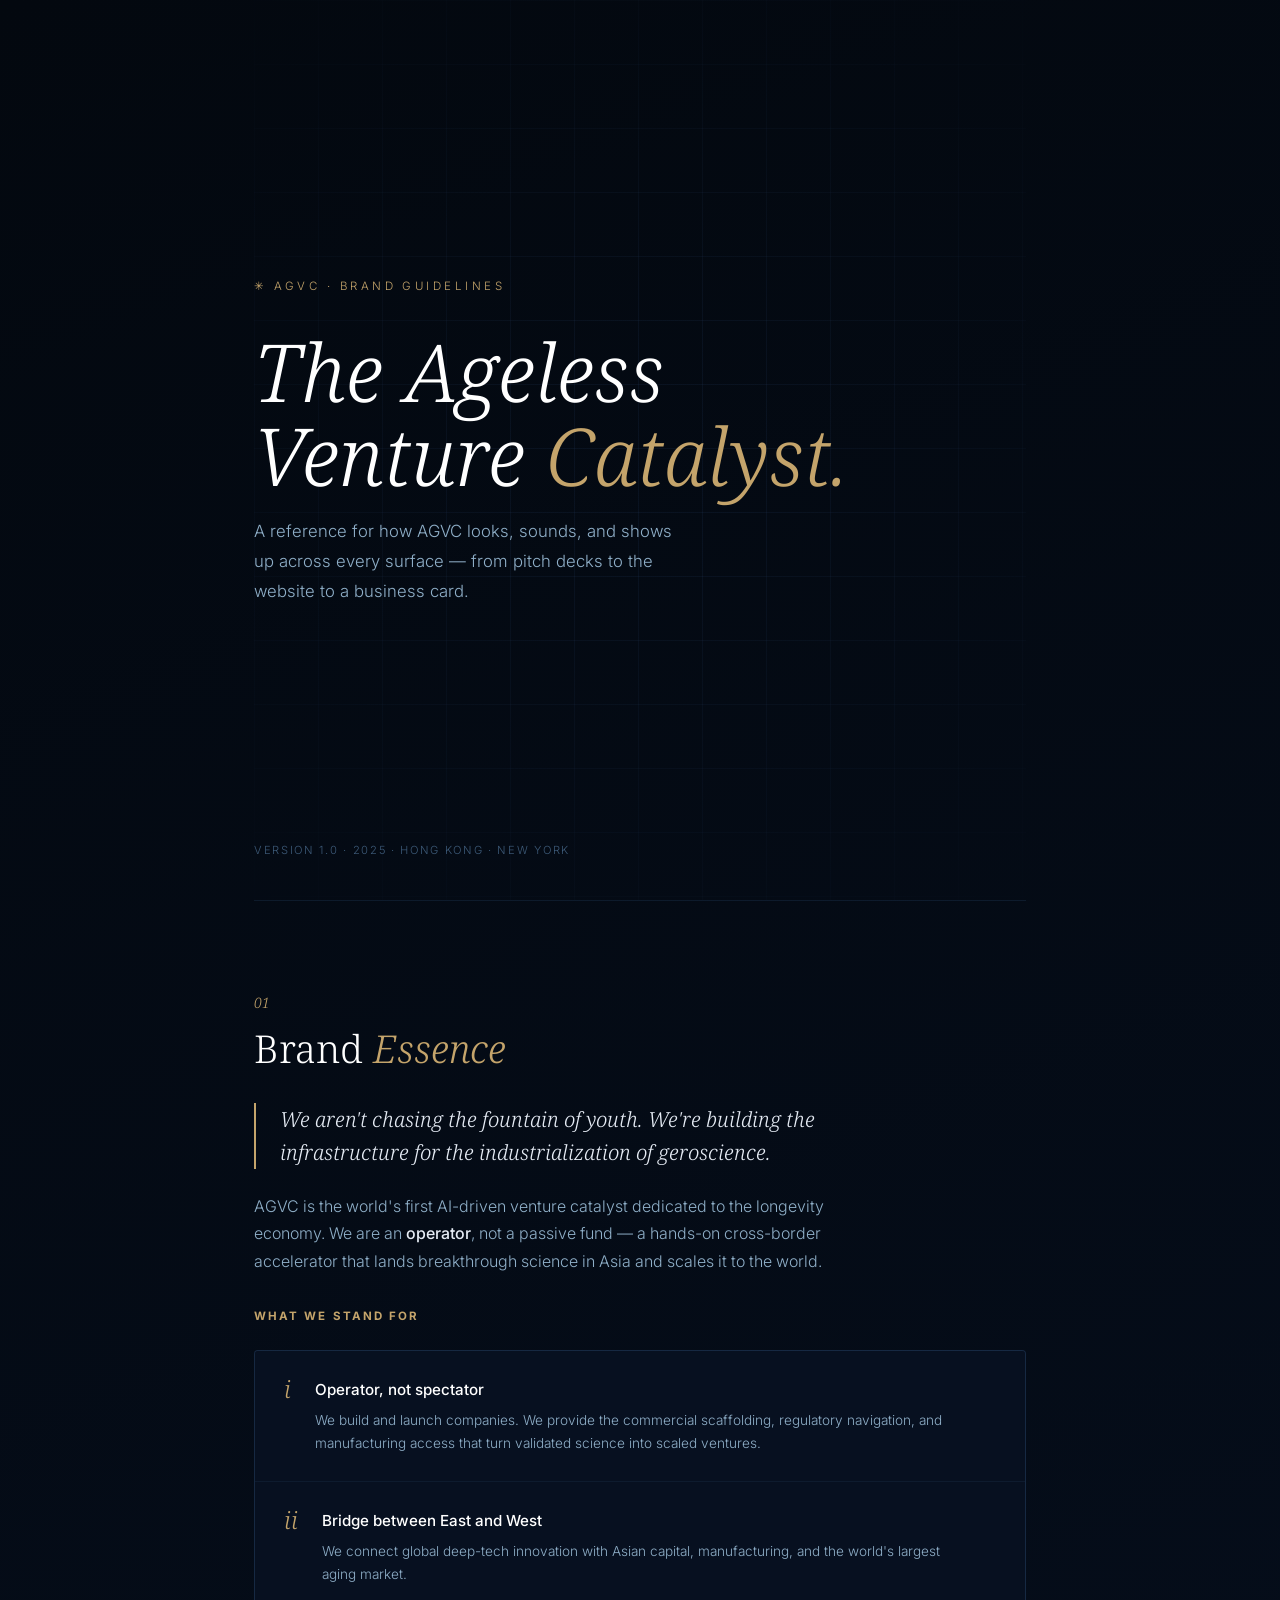
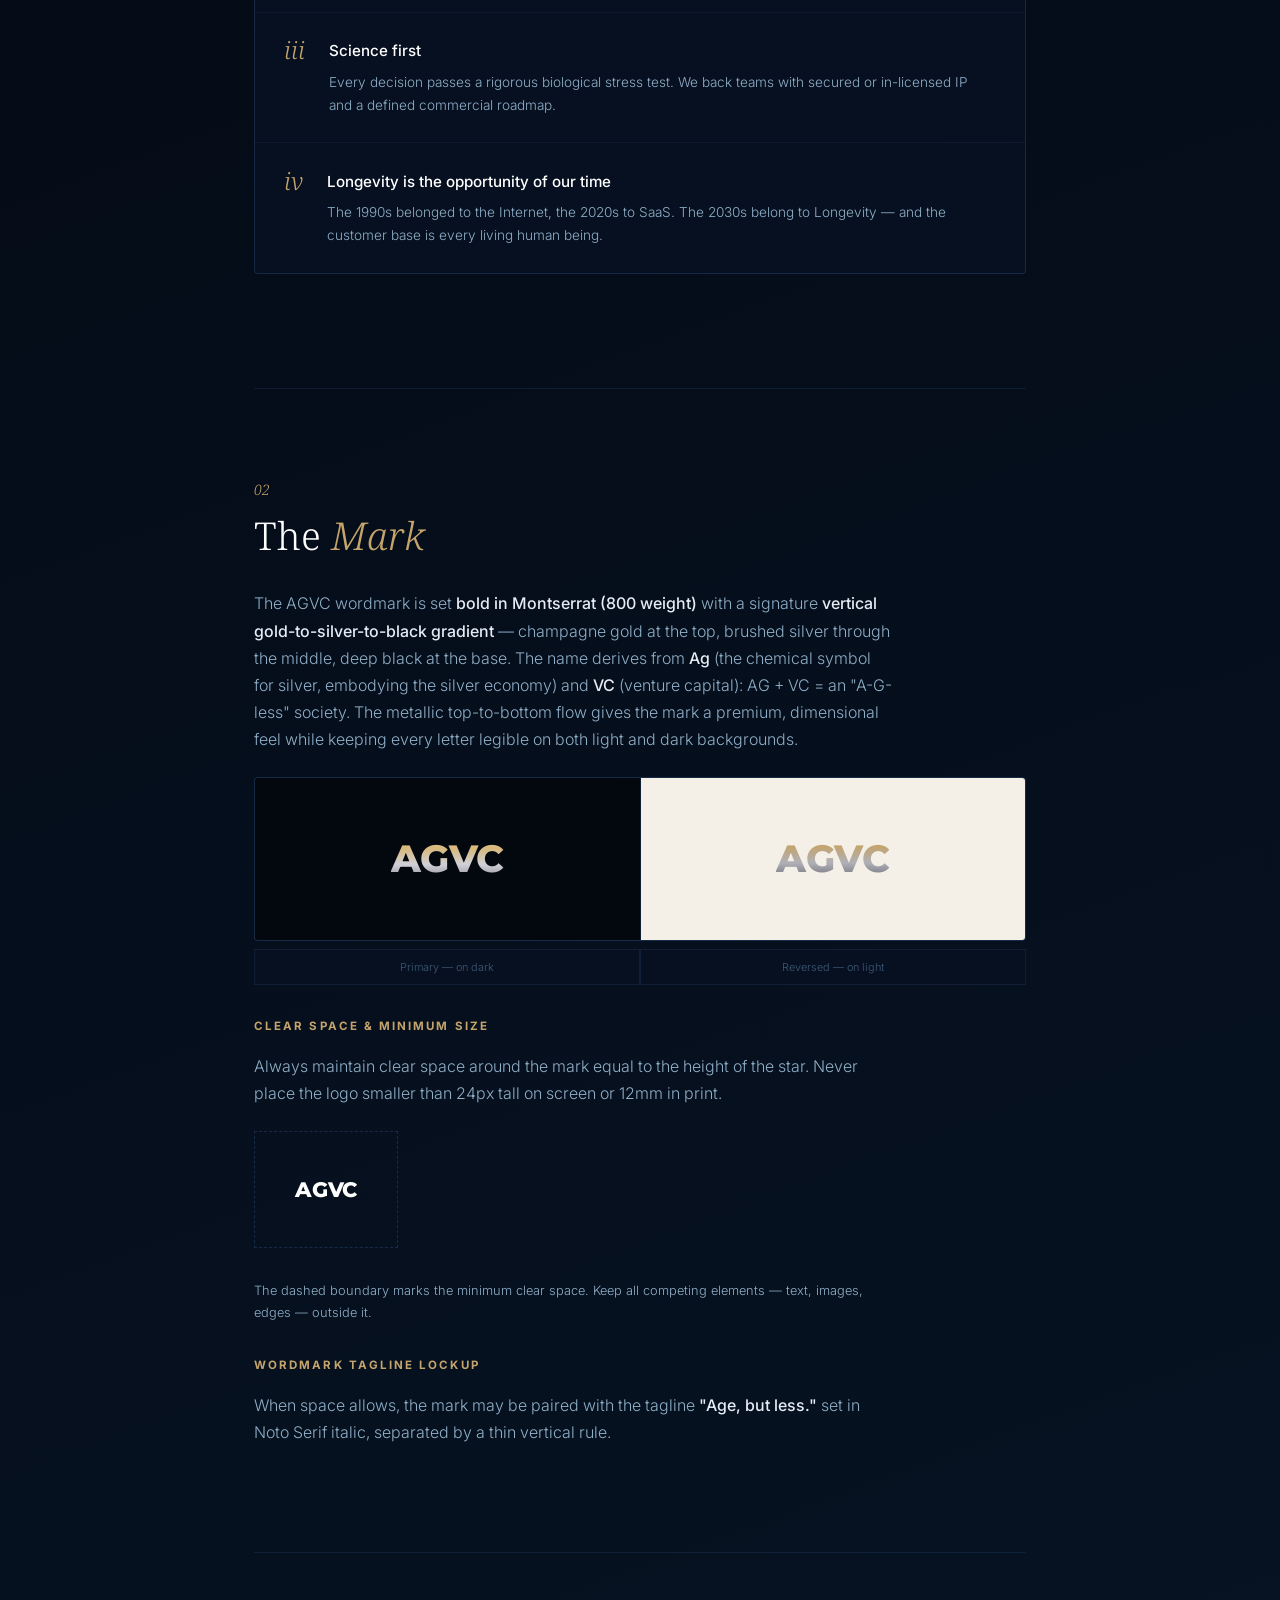
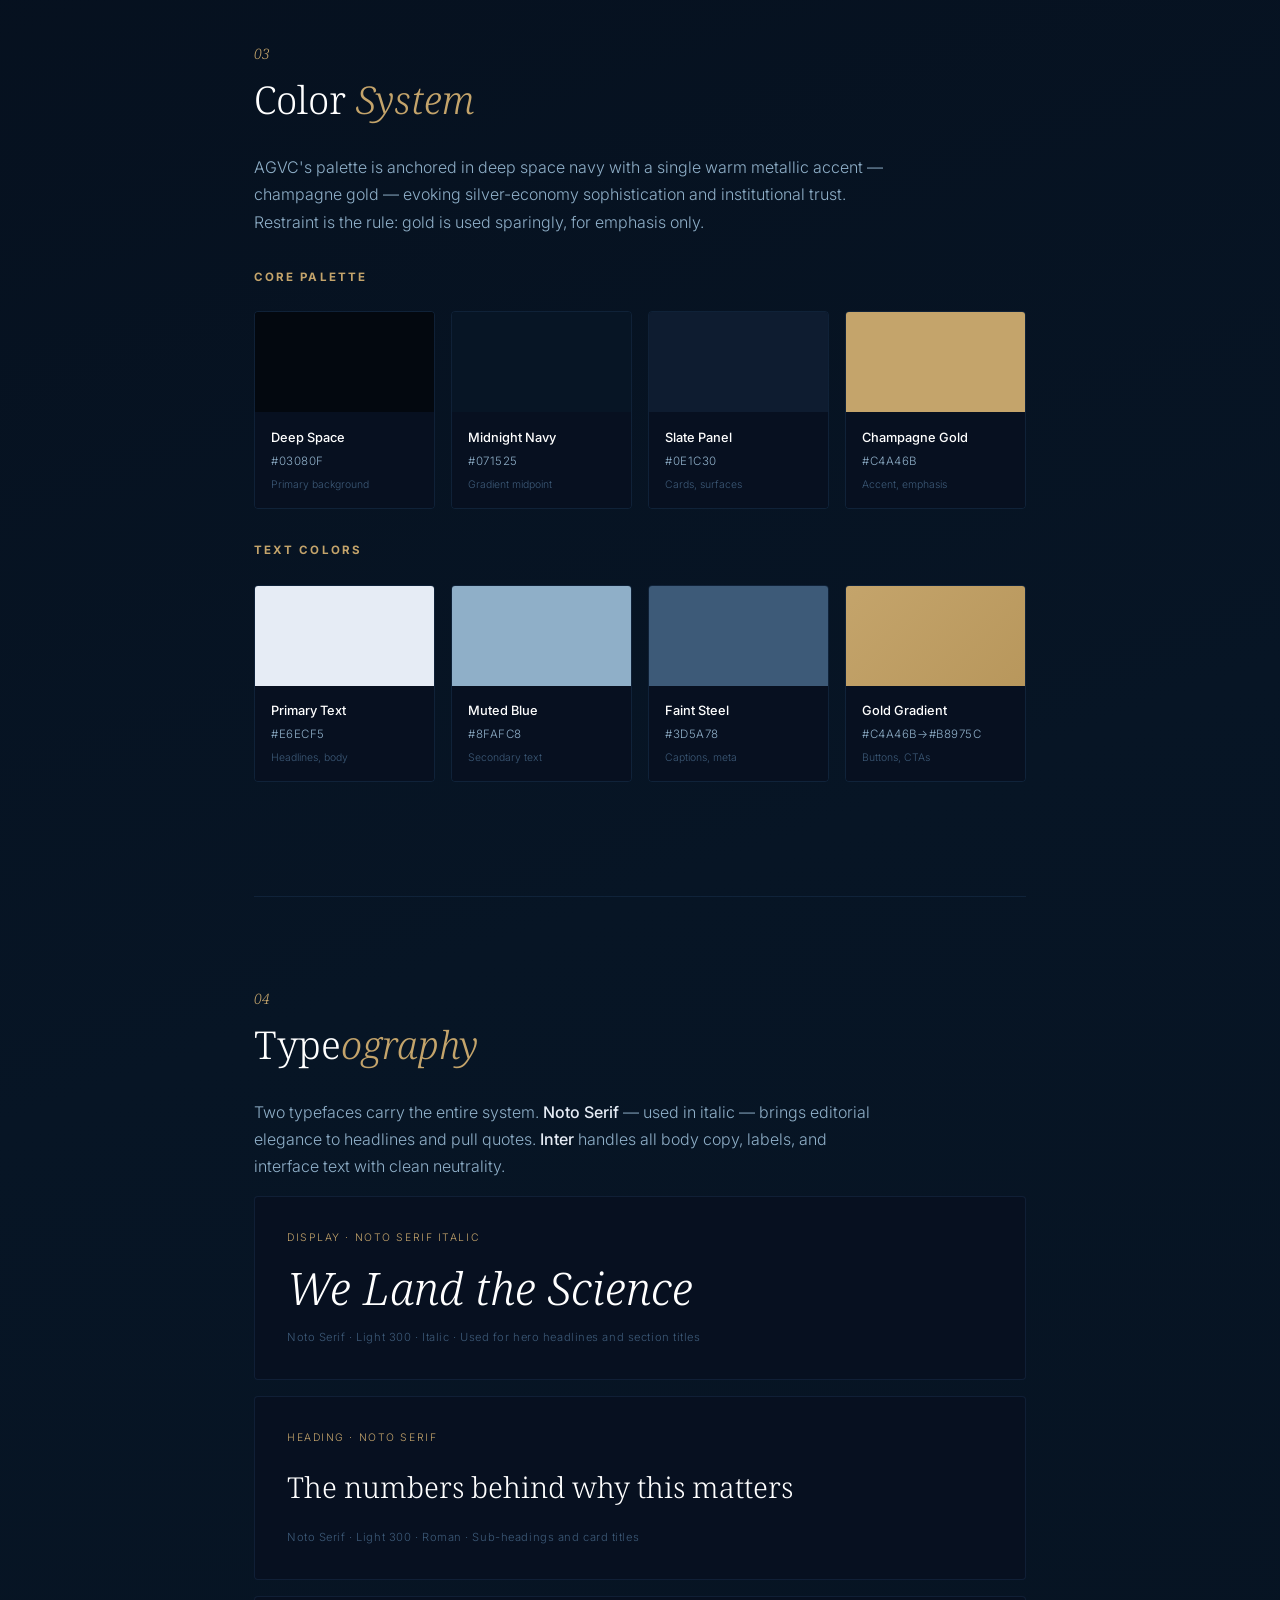
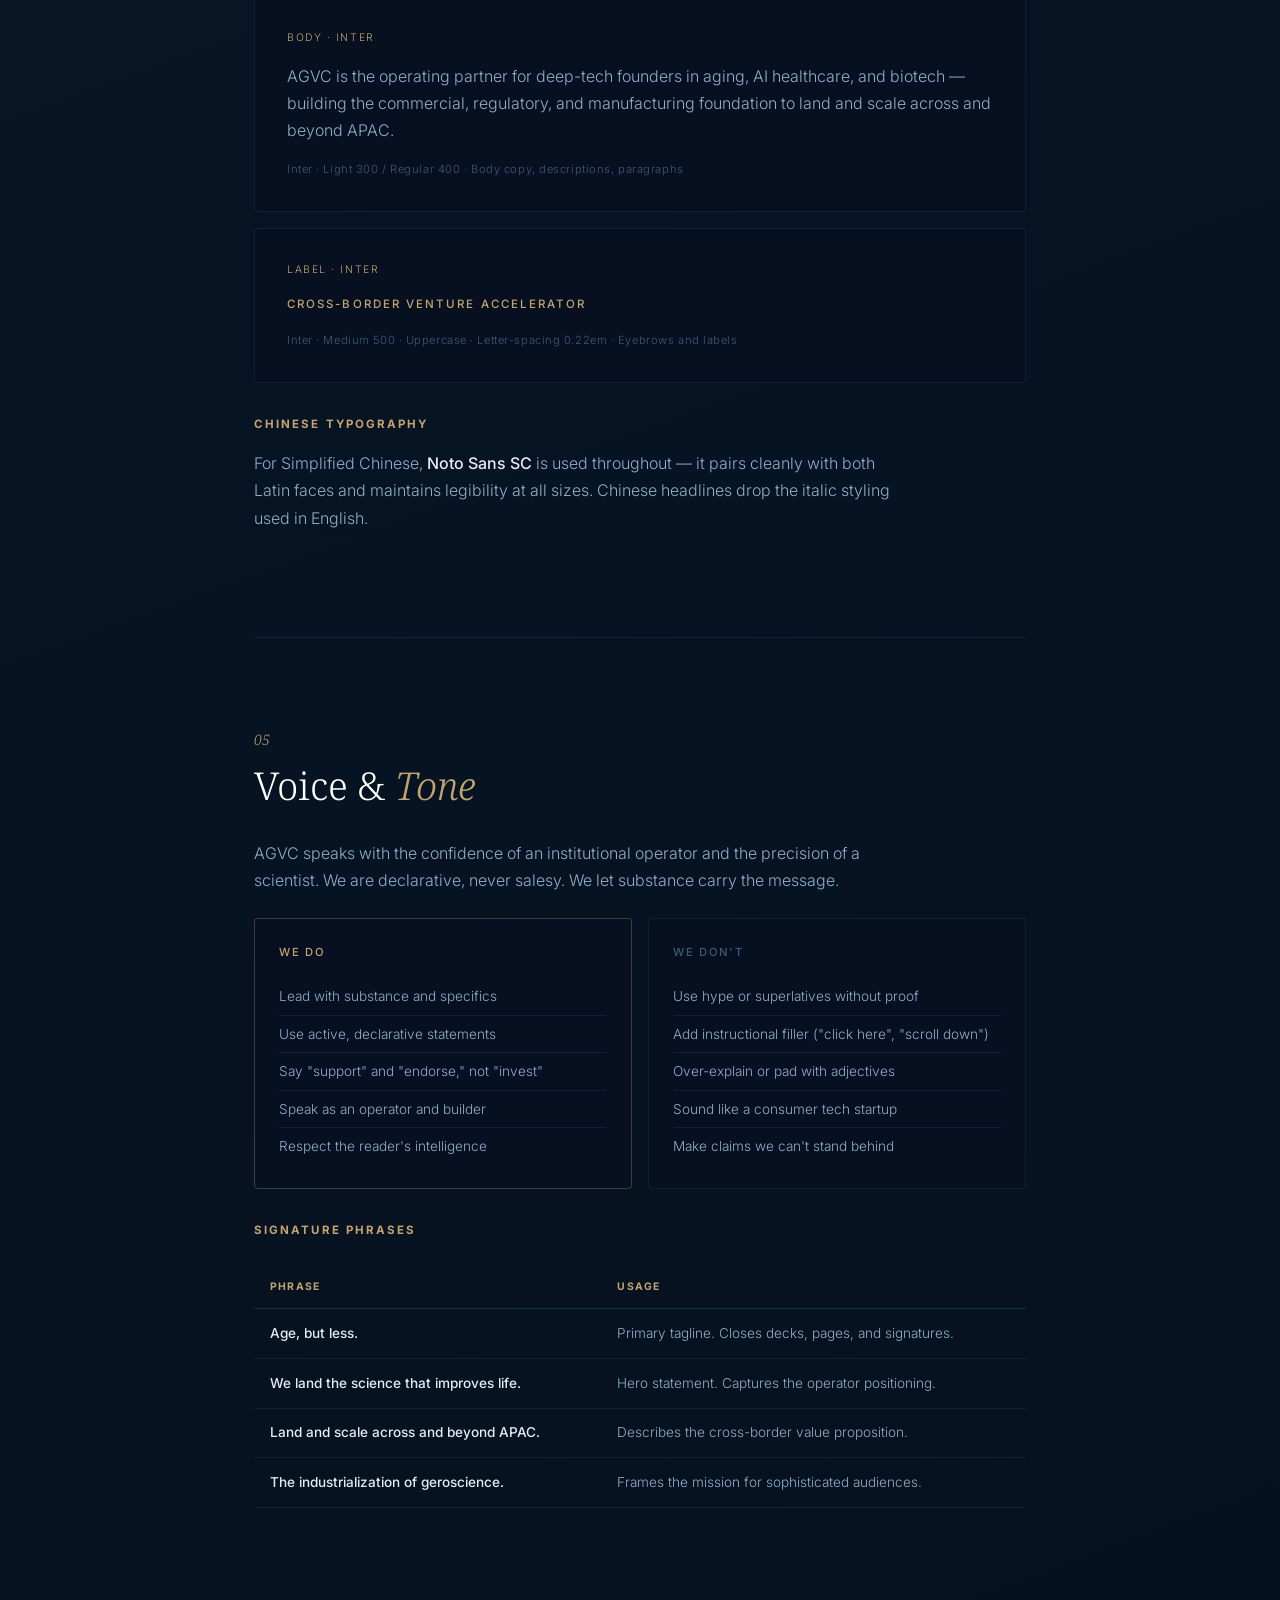
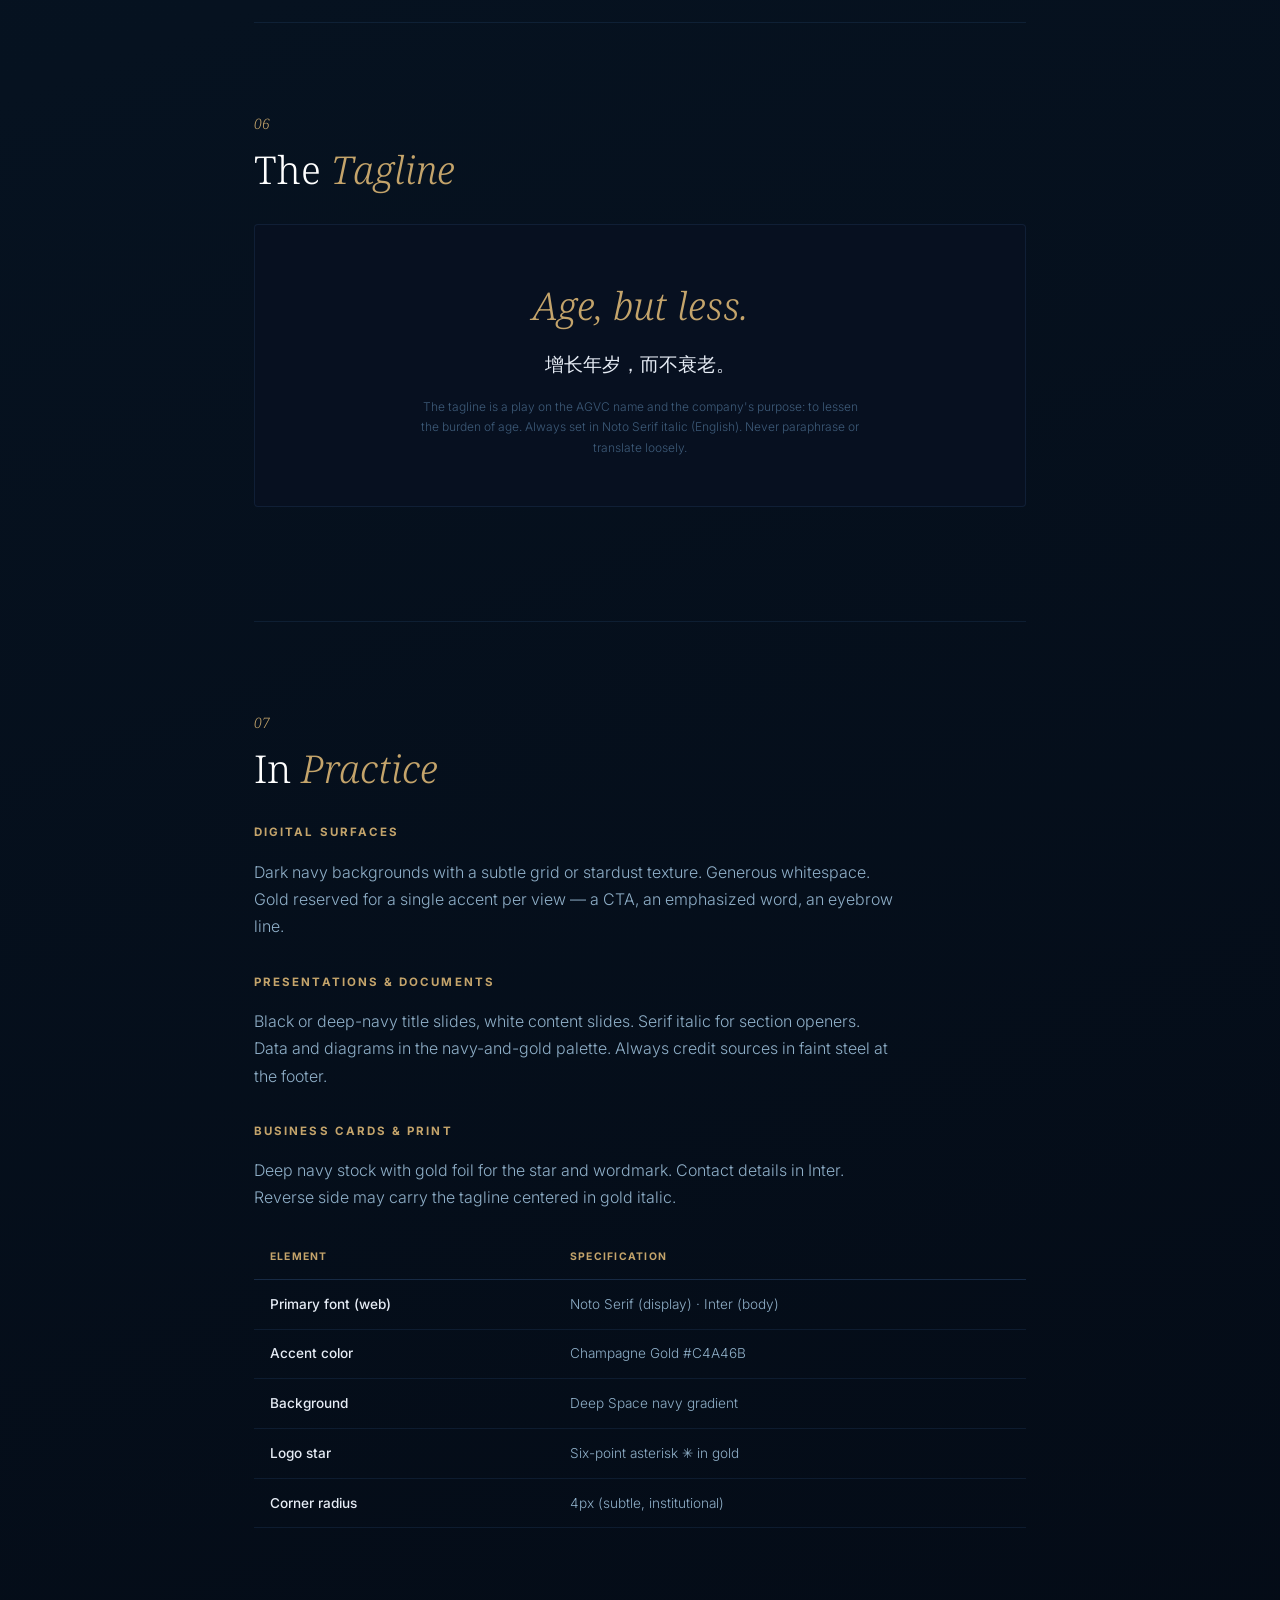
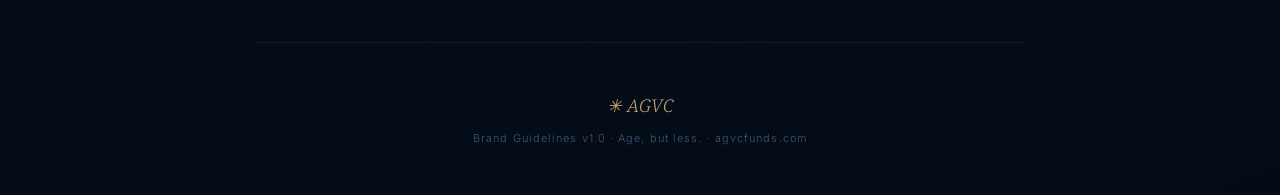
<file: brand-book.html>
<!DOCTYPE html>
<html lang="en">
<head>
  <!-- Internal, pre-rebrand (AGVC) brand guidelines: kept for reference, not for search. -->
  <meta name="robots" content="noindex, nofollow"/>
<meta charset="UTF-8"/>
<meta name="viewport" content="width=device-width,initial-scale=1.0"/>
<title>AGVC — Brand Book</title>
<link rel="preconnect" href="https://fonts.googleapis.com"/>
<link rel="preconnect" href="https://fonts.gstatic.com" crossorigin/>
<link href="https://fonts.googleapis.com/css2?family=Montserrat:wght@700;800&family=Noto+Serif:ital,wght@0,300;0,400;1,300;1,400&family=Inter:wght@300;400;500;600&family=Noto+Sans+SC:wght@300;400;500&display=swap" rel="stylesheet"/>
<style>
  :root{
    --ink:#03080f;--ink-mid:#071020;--ink-soft:#0e1c30;
    --rule:rgba(80,130,200,0.13);--rule-hi:rgba(80,130,200,0.24);
    --text:#e6ecf5;--text-dim:#8fafc8;--text-muted:#3d5a78;
    --gold:#c4a46b;--gold-dim:rgba(196,164,107,0.1);
    --serif:'Noto Serif',Georgia,serif;--sans:'Inter','Noto Sans SC',system-ui,sans-serif;
  }
  *{box-sizing:border-box;margin:0;padding:0}
  body{background:linear-gradient(160deg,#03080f,#050d1a 25%,#071525 50%,#061220 75%,#040b16);color:var(--text);font-family:var(--sans);font-weight:300;line-height:1.7;-webkit-font-smoothing:antialiased}
  .book{max-width:900px;margin:0 auto;padding:0 clamp(1.5rem,5vw,4rem)}
  .cover{min-height:100vh;display:flex;flex-direction:column;justify-content:center;position:relative;overflow:hidden}
  .cover-grid{position:absolute;inset:0;background-image:linear-gradient(var(--rule) 1px,transparent 1px),linear-gradient(90deg,var(--rule) 1px,transparent 1px);background-size:64px 64px;-webkit-mask-image:radial-gradient(ellipse 80% 70% at 50% 50%,black 20%,transparent 100%);mask-image:radial-gradient(ellipse 80% 70% at 50% 50%,black 20%,transparent 100%);opacity:.6}
  .cover-inner{position:relative;z-index:1}
  .cover-mark{font-size:.72rem;letter-spacing:.3em;text-transform:uppercase;color:var(--gold);margin-bottom:2rem}
  .cover h1{font-family:var(--serif);font-style:italic;font-weight:300;font-size:clamp(2.6rem,7vw,5rem);line-height:1.05;color:#fff;margin-bottom:1.2rem}
  .cover h1 span{color:var(--gold)}
  .cover-sub{font-size:1.05rem;color:var(--text-dim);max-width:440px;line-height:1.8}
  .cover-meta{position:absolute;bottom:2.5rem;left:0;font-size:.7rem;letter-spacing:.15em;text-transform:uppercase;color:var(--text-muted)}
  section{padding:clamp(3rem,7vw,6rem) 0;border-top:1px solid var(--rule)}
  .sec-num{font-family:var(--serif);font-style:italic;font-size:.9rem;color:var(--gold);margin-bottom:.6rem}
  .sec-title{font-family:var(--serif);font-weight:300;font-size:clamp(1.6rem,3vw,2.4rem);color:#fff;margin-bottom:2rem;line-height:1.2}
  .sec-title em{font-style:italic;color:var(--gold)}
  h3{font-size:.72rem;letter-spacing:.18em;text-transform:uppercase;color:var(--gold);margin:2rem 0 1rem}
  p{color:var(--text-dim);margin-bottom:1rem;max-width:640px}
  p strong{color:var(--text);font-weight:500}
  .lede{font-family:var(--serif);font-style:italic;font-size:1.3rem;line-height:1.6;color:var(--text);max-width:600px;border-left:2px solid var(--gold);padding-left:1.5rem;margin:1.5rem 0}

  /* Logo showcase */
  .logo-show{display:grid;grid-template-columns:1fr 1fr;gap:1px;background:var(--rule);border:1px solid var(--rule);border-radius:4px;overflow:hidden;margin:1.5rem 0}
  .logo-cell{background:var(--ink);padding:3rem 2rem;display:flex;align-items:center;justify-content:center;min-height:150px}
  .logo-cell.light{background:#f4f0e8}
  .logo-lockup{display:flex;align-items:center;gap:.8rem;font-family:'Montserrat',sans-serif;font-size:2.4rem;font-weight:800;letter-spacing:-.01em}
  .logo-star{color:var(--gold);font-size:1.4rem}
  .logo-cell .logo-lockup{background:linear-gradient(to bottom,#f4dca0,#d8b87c 34%,#d0d0d6 58%,#9a9aa2 78%,#5a5a62);-webkit-background-clip:text;-webkit-text-fill-color:transparent;background-clip:text;font-weight:800}
  .logo-cell.light .logo-lockup{background:linear-gradient(to bottom,#e8c47a,#c4a46b 30%,#b0b0b8 56%,#7a7a82 76%,#1a1a20);-webkit-background-clip:text;-webkit-text-fill-color:transparent;background-clip:text;font-weight:800}
  .logo-caption{font-size:.68rem;color:var(--text-muted);text-align:center;padding:.7rem;background:var(--ink-mid)}

  /* Color palette */
  .palette{display:grid;grid-template-columns:repeat(auto-fit,minmax(150px,1fr));gap:1rem;margin:1.5rem 0}
  .swatch{border:1px solid var(--rule);border-radius:4px;overflow:hidden}
  .swatch-color{height:100px}
  .swatch-info{padding:.9rem 1rem;background:var(--ink-mid)}
  .swatch-name{font-size:.8rem;font-weight:500;color:#fff;margin-bottom:.2rem}
  .swatch-hex{font-family:var(--sans);font-size:.72rem;color:var(--text-dim);letter-spacing:.05em}
  .swatch-use{font-size:.65rem;color:var(--text-muted);margin-top:.3rem}

  /* Type specimens */
  .type-spec{border:1px solid var(--rule);border-radius:4px;padding:2rem;margin:1rem 0;background:var(--ink-mid)}
  .type-label{font-size:.65rem;letter-spacing:.15em;text-transform:uppercase;color:var(--gold);margin-bottom:1rem}
  .type-serif-xl{font-family:var(--serif);font-style:italic;font-weight:300;font-size:2.8rem;color:#fff;line-height:1.1}
  .type-serif-lg{font-family:var(--serif);font-weight:300;font-size:1.8rem;color:#fff}
  .type-sans-body{font-family:var(--sans);font-weight:300;font-size:1rem;color:var(--text-dim);line-height:1.7}
  .type-sans-label{font-family:var(--sans);font-weight:500;font-size:.72rem;letter-spacing:.18em;text-transform:uppercase;color:var(--gold)}
  .type-meta{font-size:.7rem;color:var(--text-muted);margin-top:1rem;letter-spacing:.05em}

  /* Voice do/dont */
  .voice-grid{display:grid;grid-template-columns:1fr 1fr;gap:1rem;margin:1.5rem 0}
  .voice-col{border:1px solid var(--rule);border-radius:4px;padding:1.5rem;background:var(--ink-mid)}
  .voice-col.do{border-color:rgba(196,164,107,.3)}
  .voice-head{font-size:.7rem;letter-spacing:.15em;text-transform:uppercase;margin-bottom:1rem;font-weight:500}
  .voice-col.do .voice-head{color:var(--gold)}
  .voice-col.dont .voice-head{color:var(--text-muted)}
  .voice-item{font-size:.85rem;color:var(--text-dim);padding:.5rem 0;border-bottom:1px solid var(--rule);line-height:1.5}
  .voice-item:last-child{border-bottom:none}

  /* Principles */
  .principles{display:grid;gap:1px;background:var(--rule);border:1px solid var(--rule);border-radius:4px;overflow:hidden;margin:1.5rem 0}
  .principle{background:var(--ink-mid);padding:1.6rem 1.8rem;display:flex;gap:1.5rem;align-items:flex-start}
  .principle-num{font-family:var(--serif);font-style:italic;font-size:1.5rem;color:var(--gold);flex-shrink:0;line-height:1}
  .principle-body h4{font-size:.95rem;font-weight:500;color:#fff;margin-bottom:.4rem}
  .principle-body p{font-size:.85rem;margin:0}

  /* Tagline block */
  .tag-block{text-align:center;padding:3rem 2rem;border:1px solid var(--rule);border-radius:4px;background:var(--ink-mid);margin:1.5rem 0}
  .tag-main{font-family:var(--serif);font-style:italic;font-size:2.4rem;color:var(--gold);margin-bottom:.6rem}
  .tag-zh{font-size:1.2rem;color:var(--text);margin-bottom:1rem;font-family:var(--serif)}
  .tag-note{font-size:.75rem;color:var(--text-muted);max-width:440px;margin:0 auto}

  .spacing-demo{display:flex;align-items:center;gap:2rem;flex-wrap:wrap;margin:1.5rem 0}
  .clearspace{position:relative;border:1px dashed var(--rule-hi);padding:2.5rem;display:inline-flex}
  .clearspace .logo-lockup{color:#fff;font-size:1.3rem}

  table{width:100%;border-collapse:collapse;margin:1.5rem 0;font-size:.85rem}
  th{text-align:left;font-size:.65rem;letter-spacing:.12em;text-transform:uppercase;color:var(--gold);padding:.8rem 1rem;border-bottom:1px solid var(--rule-hi)}
  td{padding:.8rem 1rem;border-bottom:1px solid var(--rule);color:var(--text-dim);vertical-align:top}
  td strong{color:var(--text);font-weight:500}

  footer{padding:3rem 0;border-top:1px solid var(--rule);text-align:center}
  .footer-mark{font-family:var(--serif);font-style:italic;color:var(--gold);font-size:1.1rem;margin-bottom:.5rem}
  .footer-meta{font-size:.68rem;color:var(--text-muted);letter-spacing:.1em}

  @media(max-width:640px){
    .logo-show,.voice-grid{grid-template-columns:1fr}
  }
  @media print{
    body{background:#fff;color:#1a1a1a}
    section{page-break-inside:avoid}
  }
</style>
</head>
<body>
<div class="book">

  <!-- COVER -->
  <div class="cover">
    <div class="cover-grid"></div>
    <div class="cover-inner">
      <div class="cover-mark">✳ AGVC · Brand Guidelines</div>
      <h1>The Ageless<br>Venture <span>Catalyst.</span></h1>
      <p class="cover-sub">A reference for how AGVC looks, sounds, and shows up across every surface — from pitch decks to the website to a business card.</p>
    </div>
    <div class="cover-meta">Version 1.0 · 2025 · Hong Kong · New York</div>
  </div>

  <!-- 01 BRAND ESSENCE -->
  <section>
    <div class="sec-num">01</div>
    <h2 class="sec-title">Brand <em>Essence</em></h2>
    <p class="lede">We aren't chasing the fountain of youth. We're building the infrastructure for the industrialization of geroscience.</p>
    <p>AGVC is the world's first AI-driven venture catalyst dedicated to the longevity economy. We are an <strong>operator</strong>, not a passive fund — a hands-on cross-border accelerator that lands breakthrough science in Asia and scales it to the world.</p>
    <h3>What we stand for</h3>
    <div class="principles">
      <div class="principle"><div class="principle-num">i</div><div class="principle-body"><h4>Operator, not spectator</h4><p>We build and launch companies. We provide the commercial scaffolding, regulatory navigation, and manufacturing access that turn validated science into scaled ventures.</p></div></div>
      <div class="principle"><div class="principle-num">ii</div><div class="principle-body"><h4>Bridge between East and West</h4><p>We connect global deep-tech innovation with Asian capital, manufacturing, and the world's largest aging market.</p></div></div>
      <div class="principle"><div class="principle-num">iii</div><div class="principle-body"><h4>Science first</h4><p>Every decision passes a rigorous biological stress test. We back teams with secured or in-licensed IP and a defined commercial roadmap.</p></div></div>
      <div class="principle"><div class="principle-num">iv</div><div class="principle-body"><h4>Longevity is the opportunity of our time</h4><p>The 1990s belonged to the Internet, the 2020s to SaaS. The 2030s belong to Longevity — and the customer base is every living human being.</p></div></div>
    </div>
  </section>

  <!-- 02 LOGO -->
  <section>
    <div class="sec-num">02</div>
    <h2 class="sec-title">The <em>Mark</em></h2>
    <p>The AGVC wordmark is set <strong>bold in Montserrat (800 weight)</strong> with a signature <strong>vertical gold-to-silver-to-black gradient</strong> — champagne gold at the top, brushed silver through the middle, deep black at the base. The name derives from <strong>Ag</strong> (the chemical symbol for silver, embodying the silver economy) and <strong>VC</strong> (venture capital): AG + VC = an "A-G-less" society. The metallic top-to-bottom flow gives the mark a premium, dimensional feel while keeping every letter legible on both light and dark backgrounds.</p>
    <div class="logo-show">
      <div class="logo-cell"><div class="logo-lockup">AGVC</div></div>
      <div class="logo-cell light"><div class="logo-lockup">AGVC</div></div>
    </div>
    <div style="display:grid;grid-template-columns:1fr 1fr;gap:0;font-size:.68rem;color:var(--text-muted);text-align:center;margin-top:-1rem">
      <div style="padding:.5rem;background:var(--ink-mid);border:1px solid var(--rule)">Primary — on dark</div>
      <div style="padding:.5rem;background:var(--ink-mid);border:1px solid var(--rule)">Reversed — on light</div>
    </div>
    <h3>Clear space & minimum size</h3>
    <p>Always maintain clear space around the mark equal to the height of the star. Never place the logo smaller than 24px tall on screen or 12mm in print.</p>
    <div class="spacing-demo">
      <div class="clearspace"><div class="logo-lockup">AGVC</div></div>
      <p style="font-size:.8rem;margin:0">The dashed boundary marks the minimum clear space. Keep all competing elements — text, images, edges — outside it.</p>
    </div>
    <h3>Wordmark tagline lockup</h3>
    <p>When space allows, the mark may be paired with the tagline <strong>"Age, but less."</strong> set in Noto Serif italic, separated by a thin vertical rule.</p>
  </section>

  <!-- 03 COLOR -->
  <section>
    <div class="sec-num">03</div>
    <h2 class="sec-title">Color <em>System</em></h2>
    <p>AGVC's palette is anchored in deep space navy with a single warm metallic accent — champagne gold — evoking silver-economy sophistication and institutional trust. Restraint is the rule: gold is used sparingly, for emphasis only.</p>
    <h3>Core palette</h3>
    <div class="palette">
      <div class="swatch"><div class="swatch-color" style="background:#03080f"></div><div class="swatch-info"><div class="swatch-name">Deep Space</div><div class="swatch-hex">#03080F</div><div class="swatch-use">Primary background</div></div></div>
      <div class="swatch"><div class="swatch-color" style="background:#071525"></div><div class="swatch-info"><div class="swatch-name">Midnight Navy</div><div class="swatch-hex">#071525</div><div class="swatch-use">Gradient midpoint</div></div></div>
      <div class="swatch"><div class="swatch-color" style="background:#0e1c30"></div><div class="swatch-info"><div class="swatch-name">Slate Panel</div><div class="swatch-hex">#0E1C30</div><div class="swatch-use">Cards, surfaces</div></div></div>
      <div class="swatch"><div class="swatch-color" style="background:#c4a46b"></div><div class="swatch-info"><div class="swatch-name">Champagne Gold</div><div class="swatch-hex">#C4A46B</div><div class="swatch-use">Accent, emphasis</div></div></div>
    </div>
    <h3>Text colors</h3>
    <div class="palette">
      <div class="swatch"><div class="swatch-color" style="background:#e6ecf5"></div><div class="swatch-info"><div class="swatch-name">Primary Text</div><div class="swatch-hex">#E6ECF5</div><div class="swatch-use">Headlines, body</div></div></div>
      <div class="swatch"><div class="swatch-color" style="background:#8fafc8"></div><div class="swatch-info"><div class="swatch-name">Muted Blue</div><div class="swatch-hex">#8FAFC8</div><div class="swatch-use">Secondary text</div></div></div>
      <div class="swatch"><div class="swatch-color" style="background:#3d5a78"></div><div class="swatch-info"><div class="swatch-name">Faint Steel</div><div class="swatch-hex">#3D5A78</div><div class="swatch-use">Captions, meta</div></div></div>
      <div class="swatch"><div class="swatch-color" style="background:linear-gradient(135deg,#c4a46b,#b8975c)"></div><div class="swatch-info"><div class="swatch-name">Gold Gradient</div><div class="swatch-hex">#C4A46B→#B8975C</div><div class="swatch-use">Buttons, CTAs</div></div></div>
    </div>
  </section>

  <!-- 04 TYPOGRAPHY -->
  <section>
    <div class="sec-num">04</div>
    <h2 class="sec-title">Type<em>ography</em></h2>
    <p>Two typefaces carry the entire system. <strong>Noto Serif</strong> — used in italic — brings editorial elegance to headlines and pull quotes. <strong>Inter</strong> handles all body copy, labels, and interface text with clean neutrality.</p>

    <div class="type-spec">
      <div class="type-label">Display · Noto Serif Italic</div>
      <div class="type-serif-xl">We Land the Science</div>
      <div class="type-meta">Noto Serif · Light 300 · Italic · Used for hero headlines and section titles</div>
    </div>
    <div class="type-spec">
      <div class="type-label">Heading · Noto Serif</div>
      <div class="type-serif-lg">The numbers behind why this matters</div>
      <div class="type-meta">Noto Serif · Light 300 · Roman · Sub-headings and card titles</div>
    </div>
    <div class="type-spec">
      <div class="type-label">Body · Inter</div>
      <div class="type-sans-body">AGVC is the operating partner for deep-tech founders in aging, AI healthcare, and biotech — building the commercial, regulatory, and manufacturing foundation to land and scale across and beyond APAC.</div>
      <div class="type-meta">Inter · Light 300 / Regular 400 · Body copy, descriptions, paragraphs</div>
    </div>
    <div class="type-spec">
      <div class="type-label">Label · Inter</div>
      <div class="type-sans-label">Cross-Border Venture Accelerator</div>
      <div class="type-meta">Inter · Medium 500 · Uppercase · Letter-spacing 0.22em · Eyebrows and labels</div>
    </div>

    <h3>Chinese typography</h3>
    <p>For Simplified Chinese, <strong>Noto Sans SC</strong> is used throughout — it pairs cleanly with both Latin faces and maintains legibility at all sizes. Chinese headlines drop the italic styling used in English.</p>
  </section>

  <!-- 05 VOICE -->
  <section>
    <div class="sec-num">05</div>
    <h2 class="sec-title">Voice &amp; <em>Tone</em></h2>
    <p>AGVC speaks with the confidence of an institutional operator and the precision of a scientist. We are declarative, never salesy. We let substance carry the message.</p>
    <div class="voice-grid">
      <div class="voice-col do">
        <div class="voice-head">We do</div>
        <div class="voice-item">Lead with substance and specifics</div>
        <div class="voice-item">Use active, declarative statements</div>
        <div class="voice-item">Say "support" and "endorse," not "invest"</div>
        <div class="voice-item">Speak as an operator and builder</div>
        <div class="voice-item">Respect the reader's intelligence</div>
      </div>
      <div class="voice-col dont">
        <div class="voice-head">We don't</div>
        <div class="voice-item">Use hype or superlatives without proof</div>
        <div class="voice-item">Add instructional filler ("click here", "scroll down")</div>
        <div class="voice-item">Over-explain or pad with adjectives</div>
        <div class="voice-item">Sound like a consumer tech startup</div>
        <div class="voice-item">Make claims we can't stand behind</div>
      </div>
    </div>
    <h3>Signature phrases</h3>
    <table>
      <tr><th>Phrase</th><th>Usage</th></tr>
      <tr><td><strong>Age, but less.</strong></td><td>Primary tagline. Closes decks, pages, and signatures.</td></tr>
      <tr><td><strong>We land the science that improves life.</strong></td><td>Hero statement. Captures the operator positioning.</td></tr>
      <tr><td><strong>Land and scale across and beyond APAC.</strong></td><td>Describes the cross-border value proposition.</td></tr>
      <tr><td><strong>The industrialization of geroscience.</strong></td><td>Frames the mission for sophisticated audiences.</td></tr>
    </table>
  </section>

  <!-- 06 TAGLINE -->
  <section>
    <div class="sec-num">06</div>
    <h2 class="sec-title">The <em>Tagline</em></h2>
    <div class="tag-block">
      <div class="tag-main">Age, but less.</div>
      <div class="tag-zh">增长年岁，而不衰老。</div>
      <p class="tag-note">The tagline is a play on the AGVC name and the company's purpose: to lessen the burden of age. Always set in Noto Serif italic (English). Never paraphrase or translate loosely.</p>
    </div>
  </section>

  <!-- 07 APPLICATION -->
  <section>
    <div class="sec-num">07</div>
    <h2 class="sec-title">In <em>Practice</em></h2>
    <h3>Digital surfaces</h3>
    <p>Dark navy backgrounds with a subtle grid or stardust texture. Generous whitespace. Gold reserved for a single accent per view — a CTA, an emphasized word, an eyebrow line.</p>
    <h3>Presentations & documents</h3>
    <p>Black or deep-navy title slides, white content slides. Serif italic for section openers. Data and diagrams in the navy-and-gold palette. Always credit sources in faint steel at the footer.</p>
    <h3>Business cards & print</h3>
    <p>Deep navy stock with gold foil for the star and wordmark. Contact details in Inter. Reverse side may carry the tagline centered in gold italic.</p>
    <table>
      <tr><th>Element</th><th>Specification</th></tr>
      <tr><td><strong>Primary font (web)</strong></td><td>Noto Serif (display) · Inter (body)</td></tr>
      <tr><td><strong>Accent color</strong></td><td>Champagne Gold #C4A46B</td></tr>
      <tr><td><strong>Background</strong></td><td>Deep Space navy gradient</td></tr>
      <tr><td><strong>Logo star</strong></td><td>Six-point asterisk ✳ in gold</td></tr>
      <tr><td><strong>Corner radius</strong></td><td>4px (subtle, institutional)</td></tr>
    </table>
  </section>

  <footer>
    <div class="footer-mark">✳ AGVC</div>
    <div class="footer-meta">Brand Guidelines v1.0 · Age, but less. · agvcfunds.com</div>
  </footer>

</div>
</body>
</html>
</file>
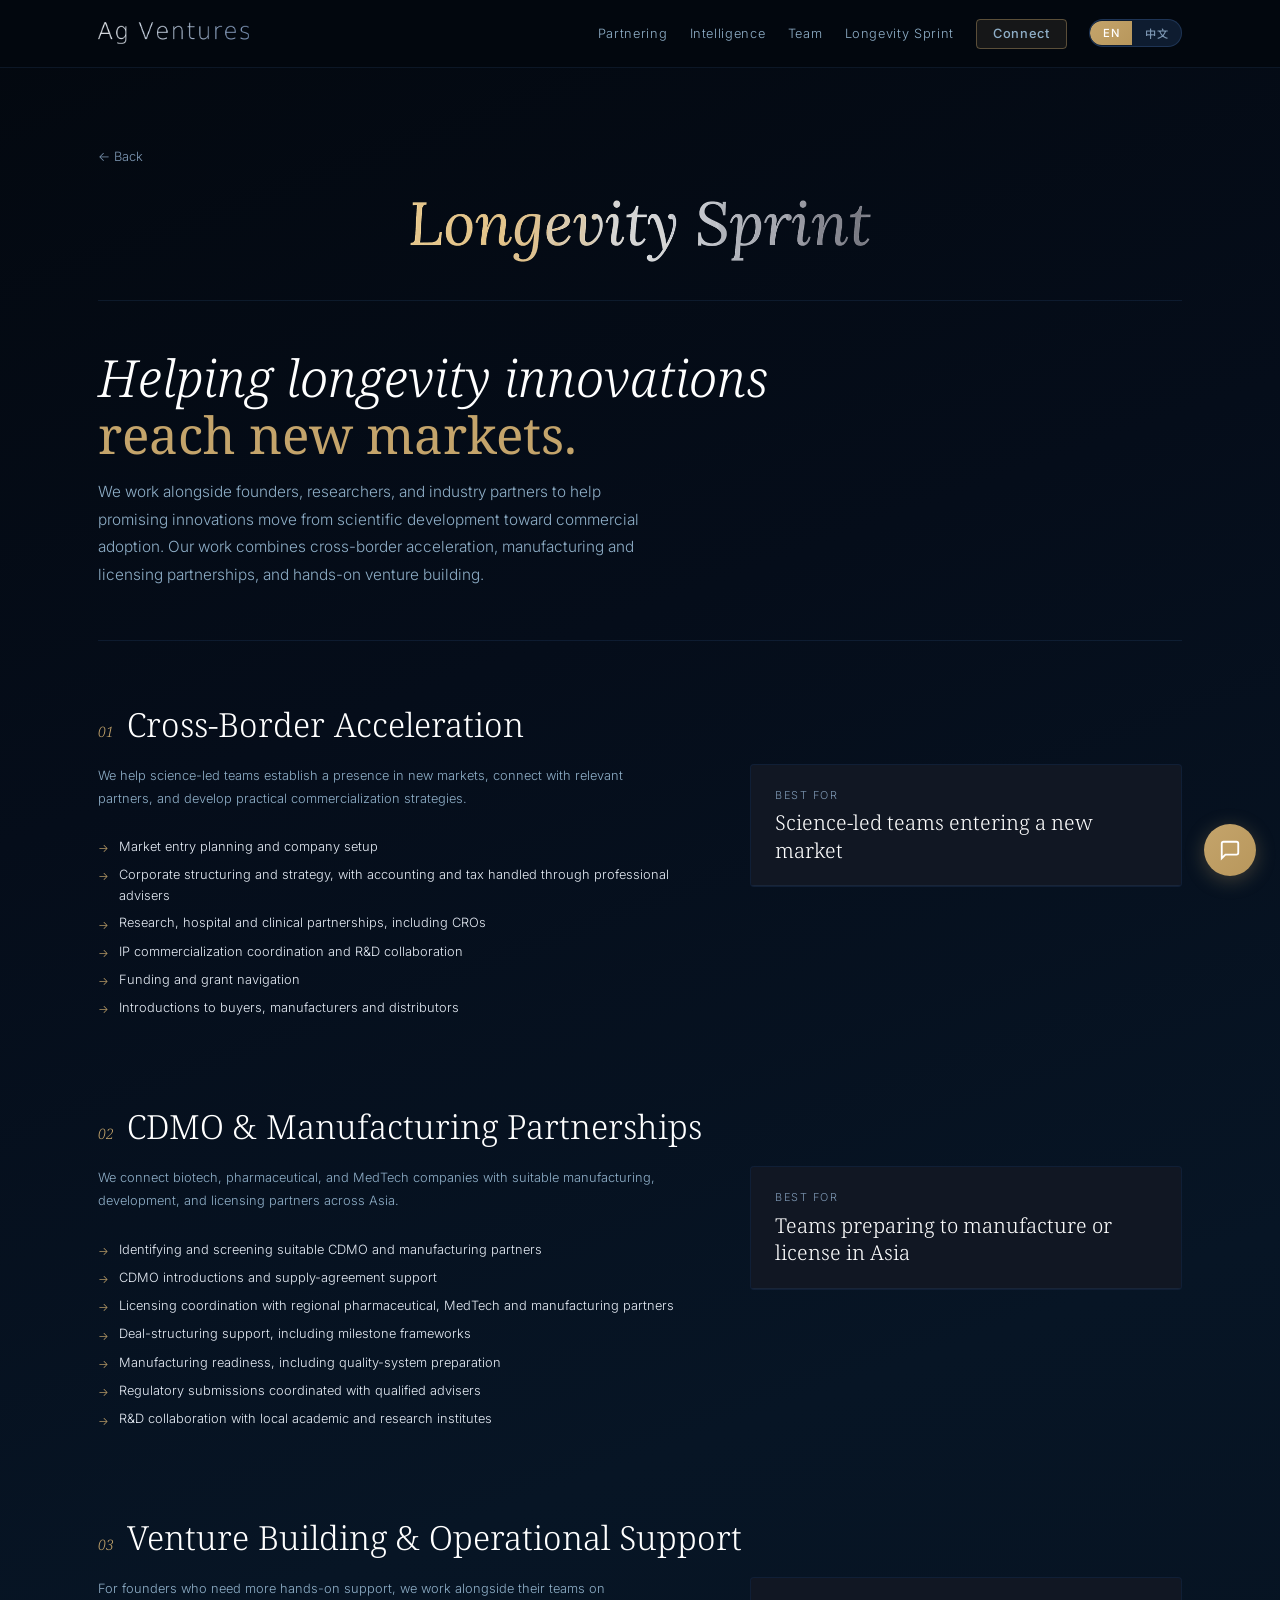
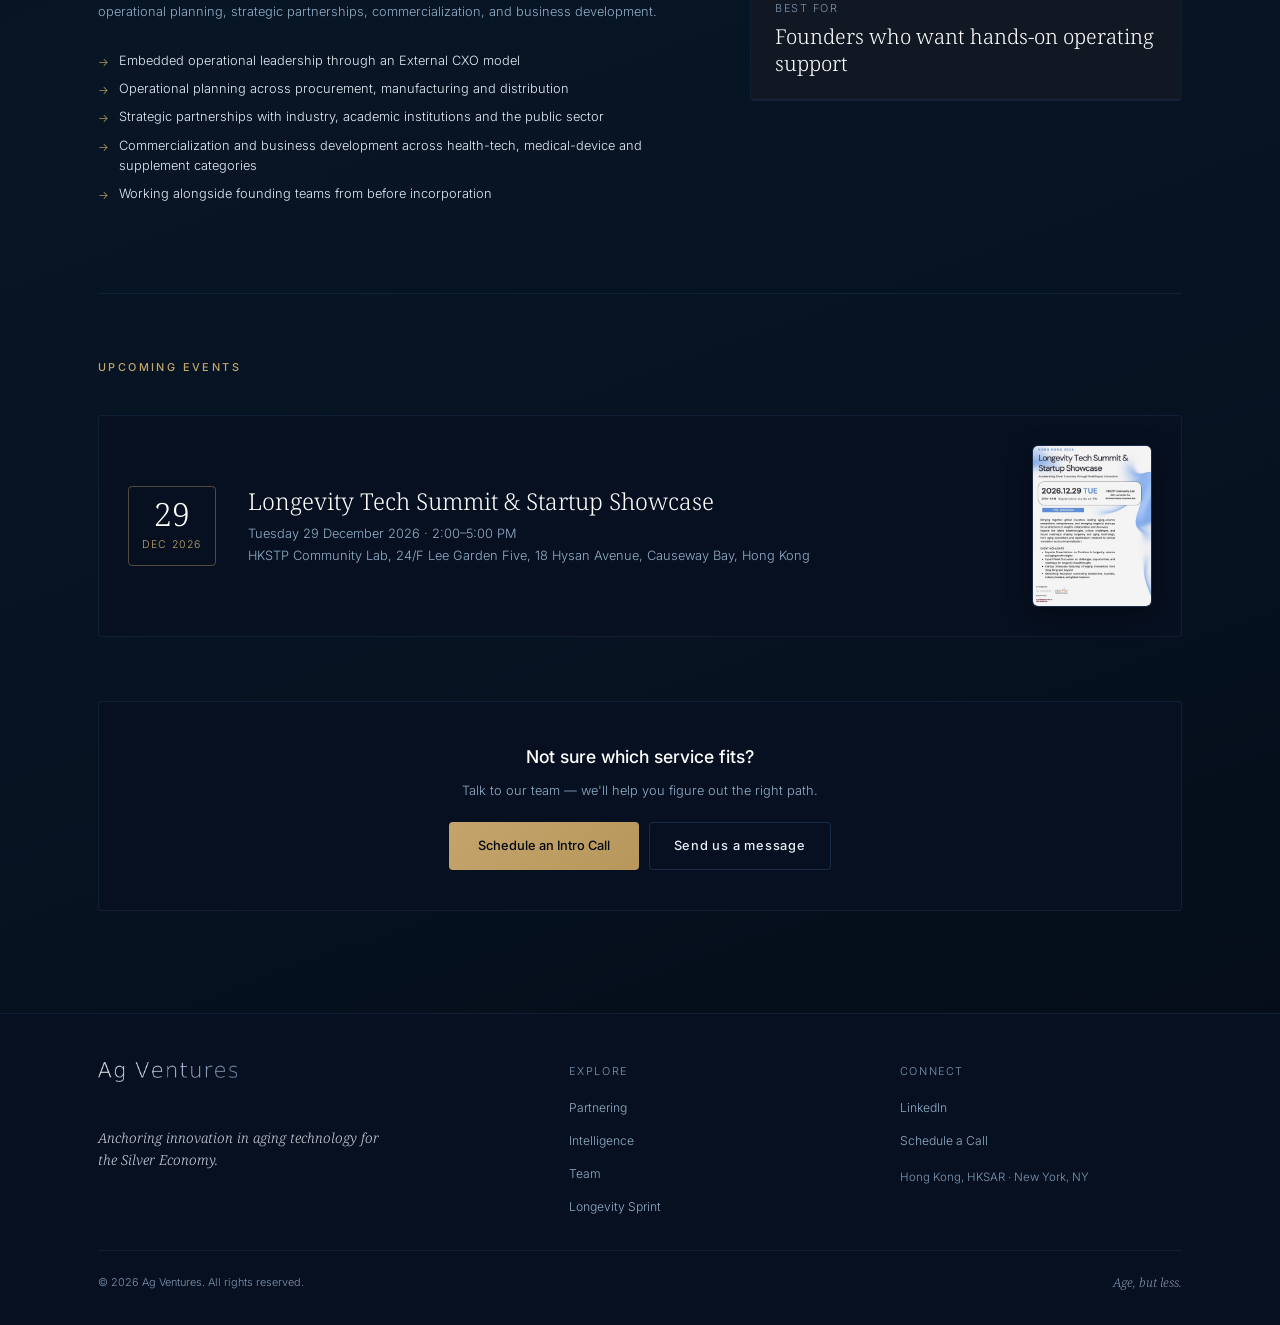
<file: longevitysprint.html>
<!DOCTYPE html>
<html lang="en" data-lang="en" style="visibility:visible">
<head>
  <meta charset="UTF-8"/><meta name="viewport" content="width=device-width, initial-scale=1.0"/>
  <title>Longevity Sprint — Ag Ventures</title>
  <meta name="description" content="Longevity Sprint helps longevity and aging-technology innovations reach new markets through cross-border acceleration, manufacturing and licensing partnerships, and hands-on venture building."/>
  <meta property="og:title" content="Longevity Sprint"/>
  <meta property="og:description" content="Helping longevity innovations reach new markets."/>
  <meta property="og:type" content="website"/>
  <meta property="og:url" content="https://agvcfunds.com/longevitysprint"/>
  <meta property="og:image" content="https://agvcfunds.com/images/Longevity-Sprint_black.png"/>
  <meta name="twitter:card" content="summary_large_image"/>
  <link rel="canonical" href="https://agvcfunds.com/longevitysprint"/>
  <link rel="icon" type="image/png" href="[data-uri]"/>
  <link rel="preconnect" href="https://fonts.googleapis.com"/>
  <link rel="preconnect" href="https://fonts.gstatic.com" crossorigin/>
  <link href="https://fonts.googleapis.com/css2?family=Montserrat:wght@700;800&family=Noto+Serif:ital,wght@0,300;0,400;1,300;1,400&family=Inter:wght@300;400;500;600&family=Noto+Sans+SC:wght@300;400;500&display=swap" rel="stylesheet"/>
  <style>
    /* ── TOKENS ─────────────────────────────────────────── */
    :root{
      --ink:#03080f;--ink-mid:#071020;--ink-soft:#0e1c30;
      --rule:rgba(80,130,200,0.13);--rule-hi:rgba(80,130,200,0.24);
      --text:#e6ecf5;--text-dim:#8fafc8;--text-muted:#7d97b3;
      --gold:#c4a46b;--gold-dim:rgba(196,164,107,0.1);--gold-glow:rgba(196,164,107,0.04);
      --blue-acc:#3a7bd5;--blue-dim:rgba(58,123,213,0.12);
      --grad:linear-gradient(135deg,#c4a46b 0%,#b8975c 100%);
      --grad-hover:linear-gradient(135deg,#d0b078 0%,#c4a46b 100%);
      --grad-border:rgba(196,164,107,0.4);
      --teal:#c4a46b;--teal-dim:rgba(196,164,107,0.1);
      --serif:'Noto Serif',Georgia,serif;
      --sans:'Inter','Noto Sans SC',system-ui,sans-serif;
      --fs-hero:clamp(2.4rem,5vw,4.8rem);--fs-h2:clamp(1.5rem,2.6vw,2.3rem);
      --fs-body:clamp(.88rem,1vw,.97rem);--fs-sm:.8rem;--fs-xs:.68rem;
      --max:1180px;--gap:clamp(1.5rem,4vw,3rem);--r:4px;
    }
    *,*::before,*::after{box-sizing:border-box;margin:0;padding:0}
    html{scroll-behavior:smooth}
    body{background:linear-gradient(160deg,#03080f 0%,#050d1a 25%,#071525 50%,#061220 75%,#040b16 100%);background-attachment:scroll;color:var(--text);font-family:var(--sans);font-size:var(--fs-body);font-weight:300;line-height:1.72;-webkit-font-smoothing:antialiased;overflow-x:hidden}
    a{color:inherit;text-decoration:none}
    img{display:block;max-width:100%}
    .wrap{max-width:var(--max);margin:0 auto;padding:0 clamp(1.25rem,5vw,3rem)}
    .label{font-size:var(--fs-xs);font-weight:500;letter-spacing:.22em;text-transform:uppercase;color:var(--teal)}
    .sr{position:absolute;width:1px;height:1px;overflow:hidden;clip:rect(0,0,0,0)}

    /* ── LANGUAGE SWITCH ── */
    [data-lang="zh"] .en{display:none!important}
    [data-lang="en"] .zh{display:none!important}
    /* Prevent flash of hidden content before JS sets data-lang */
    html:not([data-lang]) .en, html:not([data-lang]) .zh{display:revert}
    .lang-btn{
      display:flex;align-items:center;gap:0;
      background:var(--ink-soft);border:1px solid var(--rule-hi);
      border-radius:20px;overflow:hidden;padding:0;cursor:pointer;
    }
    .lang-opt{
      padding:.32rem .8rem;font-size:.7rem;font-weight:500;letter-spacing:.06em;
      border:none;background:none;color:var(--text-muted);cursor:pointer;
      font-family:var(--sans);transition:all .2s;
    }
    .lang-opt.active{background:var(--grad);color:#fff;}
    .lang-opt:first-child{border-radius:20px 0 0 20px}
    .lang-opt:last-child{border-radius:0 20px 20px 0}

    /* ── NAV ── */
    nav{position:fixed;top:0;left:0;right:0;z-index:200;border-bottom:1px solid transparent;transition:background .3s,border-color .3s}
    nav.on{background:rgba(3,8,15,.97);backdrop-filter:blur(14px);border-color:var(--rule)}
    /* interior pages have no hero behind the bar — keep it solid from the top */
    nav.solid{background:rgba(3,8,15,.97);backdrop-filter:blur(14px);border-color:var(--rule)}
    .nav-row{max-width:var(--max);margin:0 auto;padding:1.2rem clamp(1.25rem,5vw,3rem);display:flex;align-items:center;justify-content:space-between;gap:1rem}
    .nav-logo{display:flex;align-items:center;gap:.7rem;flex-shrink:0}
    .nav-logo img{height:26px;width:auto;object-fit:contain}
    .nav-word{font-size:.72rem;font-weight:400;letter-spacing:.05em;color:var(--text-dim);font-family:var(--serif)}
    /* ── LOGO WORDMARK (brand-book gold gradient) ── */
    .logo-word{font-family:'Montserrat',sans-serif;font-weight:800;font-size:1.4rem;letter-spacing:-.01em;background:linear-gradient(to bottom,#f0d696 0%,#d4b478 32%,#c8c8cd 55%,#8a8a92 74%,#2a2a30 100%);-webkit-background-clip:text;-webkit-text-fill-color:transparent;background-clip:text;line-height:1}
    .hero-logo-word{font-family:'Montserrat',sans-serif;font-weight:800;font-size:clamp(2rem,4vw,3rem);letter-spacing:-.02em;background:linear-gradient(to bottom,#f4dca0 0%,#d8b87c 34%,#d0d0d6 58%,#9a9aa2 78%,#4a4a52 100%);-webkit-background-clip:text;-webkit-text-fill-color:transparent;background-clip:text;line-height:1;display:inline-block}

    .nav-right{display:flex;align-items:center;gap:1.4rem}
    .nav-links{display:flex;align-items:center;gap:1.4rem;list-style:none}
    .nav-links a{font-size:var(--fs-sm);color:var(--text-dim);letter-spacing:.05em;transition:color .2s}
    .nav-links a:hover{color:var(--text)}
    .nav-cta{font-size:var(--fs-sm);font-weight:500;letter-spacing:.08em;padding:.4rem 1rem;border:1px solid var(--grad-border);color:#4db8a8;border-radius:var(--r);transition:all .25s;background:var(--teal-dim);border-color:var(--grad-border)}
    .nav-cta:hover{background:var(--grad);color:#fff;border-color:transparent}

    /* ── HERO ── */
    #hero{min-height:100vh;min-height:-webkit-fill-available;min-height:100svh;display:flex;flex-direction:column;justify-content:flex-end;padding-bottom:clamp(4rem,9vw,7rem);position:relative;overflow:hidden;background:#03080f}
    .hero-bg{position:absolute;inset:0;z-index:0;background:radial-gradient(ellipse 90% 65% at 65% 15%,rgba(20,70,160,.22) 0%,transparent 65%),radial-gradient(ellipse 55% 75% at 5% 90%,rgba(15,55,120,.14) 0%,transparent 60%)}
    .hero-grid{position:absolute;inset:0;z-index:0;background-image:linear-gradient(var(--rule) 1px,transparent 1px),linear-gradient(90deg,var(--rule) 1px,transparent 1px);background-size:72px 72px;-webkit-mask-image:radial-gradient(ellipse 85% 75% at 50% 50%,black 20%,transparent 100%);mask-image:radial-gradient(ellipse 85% 75% at 50% 50%,black 20%,transparent 100%)}
    .hero-map{position:absolute;right:-3%;top:50%;transform:translateY(-50%);width:clamp(280px,44vw,580px);opacity:.055;z-index:0;pointer-events:none}
    .hero-content{position:relative;z-index:1}
    .hero-logo-wrap{margin-bottom:2rem}
    .hero-logo-img{height:clamp(34px,5vw,52px);width:auto;object-fit:contain;opacity:.95}
    .hero-eye{display:flex;align-items:center;gap:.9rem;margin-bottom:2rem}
    .hero-eye-line{width:36px;height:1px;background:var(--teal)}
    h1.hero-h{font-family:var(--serif);font-size:var(--fs-hero);font-weight:300;font-style:italic;line-height:1.08;color:#fff;max-width:820px;margin-bottom:1.5rem}
    h1.hero-h.zh-headline{font-style:normal;font-family:var(--sans);font-weight:300;letter-spacing:.03em}
    h1.hero-h strong{font-style:normal;font-weight:400;color:var(--gold)}
    .hero-sub{font-size:clamp(.9rem,1.3vw,1.07rem);font-weight:300;color:var(--text-dim);max-width:520px;line-height:1.82;margin-bottom:1.4rem}
    .hero-paths{display:flex;gap:1rem;flex-wrap:wrap;margin-bottom:3.5rem}
    .path-card{flex:1;min-width:200px;padding:1.2rem 1.4rem;border-radius:var(--r);cursor:pointer;transition:all .25s;text-align:left;font-family:var(--sans);border:1px solid var(--rule-hi)}
    .path-card.primary{background:var(--grad);border-color:var(--teal);color:var(--ink)}
    .path-card.primary:hover{opacity:.9}
    .path-card.secondary{background:var(--blue-dim);border-color:rgba(58,123,213,.3);color:var(--text)}
    .path-card.secondary:hover{background:rgba(58,123,213,.2);border-color:rgba(58,123,213,.5)}
    .path-card-label{font-size:.67rem;font-weight:500;letter-spacing:.16em;text-transform:uppercase;margin-bottom:.4rem;opacity:.7}
    .path-card-main{font-size:.92rem;font-weight:500;line-height:1.3}
    .path-card-sub{font-size:.72rem;margin-top:.3rem;opacity:.65;line-height:1.4}
    .hero-stats{padding-top:2rem;border-top:1px solid var(--rule);display:grid;grid-template-columns:repeat(4,1fr);max-width:680px}
    .hstat{padding:.8rem 1.2rem .8rem 0}
    .hstat-num{font-family:var(--serif);font-size:clamp(1.4rem,2.4vw,2rem);font-weight:300;color:#fff;line-height:1}
    .hstat-num span{color:var(--gold)}
    .hstat-lbl{font-size:.64rem;letter-spacing:.1em;text-transform:uppercase;color:var(--text-dim);margin-top:.3rem;opacity:.7}

    /* ── SECTION ── */
    section{padding:clamp(3.5rem,7vw,7rem) 0}
    .sec-hd{margin-bottom:clamp(2rem,4vw,4rem)}
    .sec-hd .label{margin-bottom:.8rem}
    .sec-title{font-family:var(--serif);font-size:var(--fs-h2);font-weight:300;line-height:1.16;color:#fff;max-width:580px}
    .sec-title.zh-title{font-family:var(--sans);font-style:normal;font-weight:300;letter-spacing:.02em}
    .sec-title em{font-style:italic;color:var(--gold)}

    /* ── WHO WE SERVE ── */
    #serve{background:var(--ink-mid);border-top:1px solid var(--rule);border-bottom:1px solid var(--rule);scroll-margin-top:60px}
    .serve-grid{display:grid;grid-template-columns:repeat(3,1fr);gap:1px;background:var(--rule);border:1px solid var(--rule);border-radius:var(--r);overflow:hidden}
    .serve-card{background:var(--ink-mid);padding:2rem 1.8rem;transition:background .2s}
    .serve-card:hover{background:var(--ink-soft)}
    .serve-icon{font-size:1.6rem;margin-bottom:1rem}
    .serve-title{font-size:.95rem;font-weight:500;color:#fff;margin-bottom:.5rem}
    .serve-body{font-size:var(--fs-sm);color:var(--text-dim);line-height:1.75}
    .serve-cta{margin-top:1rem;display:inline-flex;align-items:center;gap:.4rem;font-size:.72rem;letter-spacing:.08em;text-transform:uppercase;color:var(--teal);font-weight:500}
    .serve-cta svg{width:12px;height:12px;stroke:currentColor;fill:none;stroke-width:2}

    /* ── IMPACT ── */
    #impact{background:var(--ink);border-bottom:1px solid var(--rule)}
    .impact-nums{display:grid;grid-template-columns:repeat(4,1fr);gap:1px;background:var(--rule);border:1px solid var(--rule);border-radius:var(--r);overflow:hidden;margin-bottom:3rem}
    .impact-num-card{background:var(--ink);padding:2rem 1.8rem}
    .impact-val{font-family:var(--serif);font-size:clamp(2rem,3.5vw,3rem);font-weight:300;color:#fff;line-height:1}
    .impact-val span{color:var(--gold)}
    .impact-label{font-size:.7rem;letter-spacing:.1em;text-transform:uppercase;color:var(--text-dim);margin-top:.5rem;line-height:1.5}
    .impact-src{font-size:.62rem;color:var(--text-muted);margin-top:.25rem}

    /* ── THESIS ── */
    #thesis{background:var(--ink-mid);border-top:1px solid var(--rule);border-bottom:1px solid var(--rule)}
    .thesis-2col{display:grid;grid-template-columns:1fr 1fr;gap:var(--gap);align-items:start}
    .thesis-body{font-size:clamp(.92rem,1.15vw,1.02rem);color:var(--text);line-height:1.82;opacity:.85}
    .thesis-body p+p{margin-top:1.1em}
    .thesis-body strong{color:#fff;font-weight:400;opacity:1}
    .thesis-pull{font-family:var(--sans);font-style:italic;font-size:clamp(1.1rem,1.6vw,1.45rem);font-weight:300;line-height:1.45;color:var(--text);border-left:2px solid var(--teal);padding-left:1.4rem;margin-bottom:2rem}
    .thesis-pull.zh-pull{font-family:var(--sans);font-style:normal;font-size:clamp(1rem,1.4vw,1.25rem)}
    .tags{display:flex;flex-wrap:wrap;gap:.4rem;margin-top:2rem}
    .tag{font-size:.66rem;letter-spacing:.1em;text-transform:uppercase;padding:.28rem .72rem;border:1px solid var(--rule-hi);color:var(--text-muted);border-radius:20px}
    .force-3{display:grid;grid-template-columns:repeat(3,1fr);gap:1px;background:var(--rule);border:1px solid var(--rule);border-radius:var(--r);overflow:hidden;margin-top:2.5rem}
    .force-card{background:var(--ink-mid);padding:1.6rem 1.4rem}
    .force-icon{font-size:1.3rem;margin-bottom:.8rem}
    .force-title{font-size:.85rem;font-weight:500;color:#fff;margin-bottom:.35rem}
    .force-body{font-size:var(--fs-sm);color:var(--text);line-height:1.72;opacity:.8}

    /* ── SERVICES ── */
    #services{background:var(--ink)}
    .svc-tabs{display:flex;gap:.5rem;flex-wrap:wrap;margin-bottom:2.5rem;border-bottom:1px solid var(--rule);padding-bottom:0}
    .svc-tab{font-size:var(--fs-sm);font-weight:400;letter-spacing:.05em;padding:.65rem 1.1rem;border:none;background:none;color:var(--text-muted);cursor:pointer;border-bottom:2px solid transparent;margin-bottom:-1px;transition:color .2s,border-color .2s;font-family:var(--sans)}
    .svc-tab:hover{color:var(--text)}
    .svc-tab.active{color:var(--teal);border-bottom-color:var(--teal)}
    .svc-panel{display:none}
    .svc-panel.active{display:grid;grid-template-columns:1fr 1fr;gap:var(--gap);align-items:start}
    .svc-badge{display:inline-flex;align-items:center;gap:.5rem;font-size:var(--fs-xs);letter-spacing:.15em;text-transform:uppercase;color:var(--teal);margin-bottom:1.1rem}
    .svc-badge-dot{width:6px;height:6px;background:var(--teal);border-radius:50%}
    .svc-h{font-family:var(--serif);font-size:clamp(1.4rem,2vw,1.9rem);font-weight:300;color:#fff;line-height:1.2;margin-bottom:.9rem}
    .svc-h.zh-h{font-family:var(--sans);font-style:normal;font-weight:300}
    .svc-intro{font-size:clamp(.88rem,1.1vw,.98rem);color:var(--text-dim);line-height:1.8;margin-bottom:1.6rem}
    .svc-acc-btn{display:flex;align-items:center;justify-content:space-between;width:100%;background:none;border:none;border-top:1px solid var(--rule);padding:.65rem 0;font-family:var(--sans);font-size:var(--fs-xs);font-weight:500;letter-spacing:.16em;text-transform:uppercase;color:var(--text-muted);cursor:pointer;margin-bottom:0;transition:color .2s}
    .svc-acc-btn:hover{color:var(--text-dim)}
    .svc-acc-btn.open{color:var(--teal)}
    .svc-acc-btn.open .svc-acc-arr{transform:rotate(90deg)}
    .svc-acc-arr{transition:transform .25s;font-size:.7rem;margin-left:.5rem}
    .svc-acc-body{max-height:0;overflow:hidden;transition:max-height .35s ease}
    .svc-del-list{list-style:none;display:flex;flex-direction:column;gap:.45rem;margin-bottom:1.5rem;padding-top:.5rem}
    .svc-del-list li{font-size:var(--fs-sm);color:var(--text);display:flex;align-items:flex-start;gap:.6rem;line-height:1.6}
    .svc-del-list li::before{content:'→';color:var(--teal);font-size:.7rem;margin-top:.2rem;flex-shrink:0}
    .svc-pills{display:flex;flex-wrap:wrap;gap:.4rem}
    .pill{font-size:.65rem;letter-spacing:.08em;text-transform:uppercase;padding:.2rem .65rem;background:var(--teal-dim);color:var(--teal);border-radius:20px}
    .svc-card{background:var(--ink-mid);border:1px solid var(--rule);border-radius:var(--r);overflow:hidden}
    .svc-card-head{padding:1.3rem 1.5rem;border-bottom:1px solid var(--rule);background:rgba(13,158,140,0.04)}
    .svc-card-head-label{font-size:var(--fs-xs);letter-spacing:.14em;text-transform:uppercase;color:var(--text-muted);margin-bottom:.3rem}
    .svc-card-head-val{font-family:var(--serif);font-size:clamp(1.2rem,1.8vw,1.6rem);font-weight:300;color:#fff}
    .svc-card-body{padding:1.3rem 1.5rem}
    .svc-row{display:flex;justify-content:space-between;align-items:baseline;padding:.5rem 0;border-bottom:1px solid var(--rule);font-size:var(--fs-sm)}
    .svc-row:last-child{border-bottom:none}
    .svc-row-k{color:var(--text-dim);font-size:.7rem}
    .svc-row-v{color:var(--text);font-weight:500;text-align:right;max-width:55%}

    /* ── TEAM GRID ── */
    #advisors{background:var(--ink-mid);border-top:1px solid var(--rule);border-bottom:1px solid var(--rule)}
    .adv-grid{display:grid;grid-template-columns:repeat(2,1fr);gap:1px;background:var(--rule);border:1px solid var(--rule);border-radius:var(--r);overflow:hidden}
    .adv-card{background:var(--ink-mid);padding:1.7rem;display:flex;gap:1.1rem;align-items:flex-start;transition:background .2s}
    .adv-card:hover{background:var(--ink-soft)}
    .adv-photo{width:54px;height:54px;border-radius:50%;overflow:hidden;flex-shrink:0;background:var(--ink-soft);border:1px solid var(--rule-hi)}
    .adv-photo img{width:100%;height:100%;object-fit:cover}
    .adv-init{width:54px;height:54px;border-radius:50%;background:var(--ink-soft);border:1px solid var(--rule-hi);display:flex;align-items:center;justify-content:center;font-family:var(--serif);font-size:1rem;font-style:italic;color:var(--teal);font-weight:300;flex-shrink:0}
    .adv-name{font-size:.87rem;font-weight:500;color:#fff;margin-bottom:.12rem}
    .adv-title{font-size:.74rem;color:var(--text-dim);line-height:1.5}

    /* ── GEO SWITCHER ── */
    #china{background:var(--ink);border-top:1px solid var(--rule);border-bottom:1px solid var(--rule)}
    .geo-layout{display:grid;grid-template-columns:1fr 340px;gap:var(--gap);align-items:start}
    .geo-map-wrap{background:var(--ink-mid);border:1px solid var(--rule);border-radius:var(--r);overflow:hidden}
    .geo-map-wrap svg{width:100%;display:block}
    .land{fill:var(--ink-soft);stroke:rgba(80,130,200,0.18);stroke-width:.5}
    .geo-panel{display:flex;flex-direction:column;gap:.9rem}
    .geo-panel-head{background:var(--ink-mid);border:1px solid var(--rule);border-radius:var(--r);padding:1.2rem 1.3rem}
    .geo-panel-title{font-size:1.05rem;font-weight:500;color:#fff;margin-bottom:.15rem}
    .geo-panel-sub{font-size:var(--fs-sm);color:var(--text-dim);margin-top:.15rem}
    .geo-stats{display:grid;grid-template-columns:1fr 1fr;gap:.5rem}
    .geo-stat{background:var(--ink-mid);border:1px solid var(--rule);border-radius:var(--r);padding:.9rem 1rem}
    .geo-stat-val{font-family:var(--serif);font-size:clamp(1.3rem,1.8vw,1.7rem);font-weight:300;color:#fff;line-height:1}
    .geo-stat-val span{color:var(--gold)}
    .geo-stat-label{font-size:.68rem;letter-spacing:.06em;color:var(--text-dim);margin-top:.3rem;line-height:1.4}
    .geo-opps{background:var(--ink-mid);border:1px solid var(--rule);border-radius:var(--r);padding:1rem 1.2rem}
    .geo-opps-title{font-size:var(--fs-xs);letter-spacing:.14em;text-transform:uppercase;color:var(--text-muted);margin-bottom:.7rem}
    .geo-opp{display:flex;align-items:flex-start;gap:.6rem;padding:.4rem 0;border-bottom:1px solid var(--rule)}
    .geo-opp:last-child{border-bottom:none;padding-bottom:0}
    .geo-opp-dot{width:5px;height:5px;border-radius:50%;background:var(--teal);flex-shrink:0;margin-top:.38rem}
    .geo-opp-text{font-size:var(--fs-sm);color:var(--text-dim);line-height:1.55}
    .geo-opp-text strong{color:var(--text);font-weight:500}
    .geo-region-btns{display:flex;gap:.5rem;flex-wrap:wrap;margin-bottom:1.5rem}
    .geo-rbtn{background:none;border:1px solid var(--rule);color:var(--text-muted);font-family:var(--sans);font-size:var(--fs-sm);padding:.4rem .95rem;border-radius:20px;cursor:pointer;transition:all .2s}
    .geo-rbtn:hover{border-color:var(--rule-hi);color:var(--text-dim)}
    .geo-rbtn.active{background:var(--teal-dim);border-color:rgba(13,158,140,.35);color:var(--teal)}

    /* ── NEWS ── */
    #news{background:var(--ink-mid);border-bottom:1px solid var(--rule)}
    .news-grid{display:grid;grid-template-columns:repeat(3,1fr);gap:1.2rem}
    .news-card{display:block;background:var(--ink);border:1px solid var(--rule);border-radius:var(--r);overflow:hidden;transition:border-color .2s;cursor:pointer}
    .news-card:hover{border-color:var(--rule-hi)}
    .news-card-img{height:130px;background:var(--ink-soft);display:flex;align-items:center;justify-content:center;overflow:hidden;position:relative}
    .news-card-img-placeholder{font-size:2rem;opacity:.3}
    .news-card-tag{position:absolute;top:.7rem;left:.7rem;font-size:.6rem;letter-spacing:.12em;text-transform:uppercase;padding:.18rem .55rem;background:var(--gold-dim);color:var(--teal);border-radius:20px;border:1px solid rgba(196,164,107,.2)}
    .news-card-body{padding:1.2rem}
    .news-card-date{font-size:.65rem;letter-spacing:.1em;text-transform:uppercase;color:var(--text-muted);margin-bottom:.5rem}
    .news-card-title{font-size:.87rem;font-weight:500;color:#fff;line-height:1.4;margin-bottom:.5rem}
    .news-card-excerpt{font-size:.76rem;color:var(--text-dim);line-height:1.65}
    .news-more{display:inline-flex;align-items:center;gap:.4rem;font-size:.72rem;letter-spacing:.1em;text-transform:uppercase;color:var(--teal);margin-top:2rem;font-weight:500}
    .news-more svg{width:12px;height:12px;stroke:currentColor;fill:none;stroke-width:2}

    /* ── PRESENCE ── */
    #presence{background:var(--ink);border-top:1px solid var(--rule);border-bottom:1px solid var(--rule)}
    .presence-2col{display:grid;grid-template-columns:1fr 1fr;gap:var(--gap);align-items:start}
    .map-frame{border-radius:var(--r);overflow:hidden;border:1px solid var(--rule);background:var(--ink-soft)}
    .map-frame img{width:100%;display:block;opacity:.7}
    .geo-list{display:flex;flex-direction:column;gap:1.1rem}
    .geo-item{padding-bottom:1.1rem;border-bottom:1px solid var(--rule)}
    .geo-item:last-child{border-bottom:none;padding-bottom:0}
    .geo-name{font-size:.87rem;font-weight:500;color:#fff;margin-bottom:.22rem}
    .geo-desc{font-size:var(--fs-sm);color:var(--text-dim);line-height:1.68}

    /* ── CONTACT ── */
    #contact{background:var(--ink-mid);border-top:1px solid var(--rule)}
    .contact-2col{display:grid;grid-template-columns:1fr 1fr;gap:var(--gap);align-items:start}
    .contact-paths{display:flex;flex-direction:column;gap:.8rem;margin-top:1.5rem;margin-bottom:1.5rem}
    .contact-path{display:flex;align-items:flex-start;gap:1rem;padding:1.1rem 1.2rem;border:1px solid var(--rule);border-radius:var(--r);transition:border-color .2s,background .2s;cursor:pointer;background:transparent;font-family:var(--sans);text-align:left;width:100%;text-decoration:none}
    .contact-path:hover{border-color:var(--rule-hi);background:var(--ink-mid)}
    .contact-path-icon{font-size:1.2rem;flex-shrink:0;margin-top:.05rem}
    .contact-path-title{font-size:.85rem;font-weight:500;color:#fff;margin-bottom:.15rem}
    .contact-path-sub{font-size:.73rem;color:var(--text-dim);line-height:1.5}
    .contact-links{display:flex;flex-direction:column;gap:.65rem;margin-top:1.5rem}
    .contact-link{display:flex;align-items:center;gap:.7rem;font-size:var(--fs-sm);color:var(--text-dim);transition:color .2s}
    .contact-link:hover{color:var(--teal)}
    .contact-link svg{width:13px;height:13px;stroke:currentColor;fill:none;stroke-width:1.5;flex-shrink:0}
    .cf{background:var(--ink);border:1px solid var(--rule);border-radius:var(--r);padding:clamp(1.4rem,2.5vw,2.2rem)}
    .fg{margin-bottom:1rem}
    .fl{display:block;font-size:var(--fs-xs);letter-spacing:.14em;text-transform:uppercase;color:var(--text-muted);margin-bottom:.4rem}
    .fi,.fta,.fsel{width:100%;background:var(--ink-mid);border:1px solid var(--rule-hi);color:var(--text);font-family:var(--sans);font-size:var(--fs-sm);font-weight:300;padding:.68rem .9rem;border-radius:var(--r);outline:none;transition:border-color .2s;appearance:none}
    .fi:focus,.fta:focus,.fsel:focus{border-color:var(--teal)}
    .fi::placeholder,.fta::placeholder{color:var(--text-muted)}
    .fta{resize:vertical;min-height:95px}
    .fr{display:grid;grid-template-columns:1fr 1fr;gap:.9rem}
    .fsub{width:100%;padding:.78rem;background:var(--grad);color:#fff;font-family:var(--sans);font-size:var(--fs-sm);font-weight:500;letter-spacing:.08em;border:none;border-radius:var(--r);cursor:pointer;transition:opacity .2s}
    .fsub:hover{opacity:.88}
    .fnote{font-size:.68rem;color:var(--text-muted);text-align:center;margin-top:.65rem}

    /* ── FOOTER ── */
    footer{background:var(--ink-mid);border-top:1px solid var(--rule);padding:3rem 0 2rem}
    .footer-main{display:grid;grid-template-columns:1.5fr 1fr 1fr;gap:3rem;align-items:start;margin-bottom:2rem}
    .footer-italic{font-family:var(--serif);font-style:italic;font-size:.77rem;color:var(--text-muted)}
    .footer-brand{font-family:'Montserrat',sans-serif;font-weight:800;font-size:1.6rem;letter-spacing:-.01em;background:linear-gradient(to bottom,#f0d696,#d4b478 34%,#c8c8cd 58%,#8a8a92 78%,#3a3a42);-webkit-background-clip:text;-webkit-text-fill-color:transparent;background-clip:text;margin-bottom:1rem;display:inline-block}
    .footer-offices{display:flex;flex-wrap:wrap;gap:1.5rem;margin-top:1rem}
    .footer-office{font-size:.72rem;color:var(--text-muted);line-height:1.6}
    .footer-office strong{display:block;color:var(--text-dim);font-weight:500;font-size:.7rem;letter-spacing:.08em;text-transform:uppercase;margin-bottom:.15rem}
    .footer-col-title{font-size:var(--fs-xs);letter-spacing:.15em;text-transform:uppercase;color:var(--text-muted);margin-bottom:.9rem}
    .footer-links{list-style:none;display:flex;flex-direction:column;gap:.55rem}
    .footer-links a{font-size:.76rem;color:var(--text-dim);transition:color .2s}
    .footer-links a:hover{color:var(--text)}
    .footer-bottom{padding-top:1.3rem;border-top:1px solid var(--rule);display:flex;align-items:center;justify-content:space-between;flex-wrap:wrap;gap:.8rem}
    .footer-copy{font-size:.68rem;color:var(--text-muted)}

    /* ── AI CHATBOT ── */
    #chatbot{position:fixed;bottom:1.5rem;right:1.5rem;z-index:300}
    .chat-bubble{width:52px;height:52px;background:var(--grad);border-radius:50%;display:flex;align-items:center;justify-content:center;cursor:pointer;box-shadow:0 4px 20px rgba(196,164,107,.3);transition:transform .2s;border:none}
    .chat-bubble:hover{transform:scale(1.08)}
    .chat-bubble svg{width:22px;height:22px;stroke:#fff;fill:none;stroke-width:2}
    .chat-window{position:absolute;bottom:65px;right:0;width:320px;background:var(--ink-mid);border:1px solid var(--rule-hi);border-radius:12px;overflow:hidden;display:none;flex-direction:column;box-shadow:0 16px 48px rgba(0,0,0,.5)}
    .chat-window.open{display:flex}
    .chat-head{padding:1rem 1.2rem;background:var(--ink-soft);border-bottom:1px solid var(--rule);display:flex;align-items:center;justify-content:space-between}
    .chat-head-info{display:flex;align-items:center;gap:.7rem}
    .chat-avatar{width:32px;height:32px;border-radius:50%;background:var(--gold-dim);border:1px solid rgba(196,164,107,.3);display:flex;align-items:center;justify-content:center;font-size:.9rem}
    .chat-name{font-size:.82rem;font-weight:500;color:#fff}
    .chat-status{font-size:.65rem;color:var(--teal)}
    .chat-close{background:none;border:none;cursor:pointer;color:var(--text-muted);font-size:1.1rem;padding:.2rem;line-height:1}
    .chat-msgs{height:240px;overflow-y:auto;padding:1rem;display:flex;flex-direction:column;gap:.8rem}
    .msg{max-width:85%;padding:.65rem .9rem;border-radius:10px;font-size:.78rem;line-height:1.55}
    .msg.bot{background:var(--ink-soft);color:var(--text);align-self:flex-start;border:1px solid var(--rule)}
    .msg.user{background:var(--grad);color:var(--ink);align-self:flex-end}
    .chat-options{padding:.6rem 1rem;display:flex;flex-direction:column;gap:.4rem;border-top:1px solid var(--rule)}
    .chat-opt{background:none;border:1px solid var(--rule-hi);color:var(--text-dim);font-family:var(--sans);font-size:.72rem;padding:.45rem .8rem;border-radius:20px;cursor:pointer;text-align:left;transition:all .2s}
    .chat-opt:hover{border-color:var(--teal);color:var(--teal);background:var(--teal-dim)}
    .chat-input-row{display:flex;gap:.5rem;padding:.8rem 1rem;border-top:1px solid var(--rule)}
    .chat-input{flex:1;background:var(--ink);border:1px solid var(--rule-hi);color:var(--text);font-family:var(--sans);font-size:.76rem;padding:.5rem .75rem;border-radius:6px;outline:none}
    .chat-send{background:var(--grad);border:none;color:var(--ink);padding:.5rem .8rem;border-radius:6px;cursor:pointer;font-size:.8rem;font-weight:500}

    /* ── REVEAL ── */
    .rv{opacity:0;transform:translateY(16px);transition:opacity .6s ease,transform .6s ease}
    .rv.in{opacity:1;transform:none}
    .d1{transition-delay:.1s}.d2{transition-delay:.2s}.d3{transition-delay:.3s}


    /* ── MOBILE HAMBURGER ── */
    .nav-hamburger{display:none;flex-direction:column;gap:4px;background:none;border:none;cursor:pointer;padding:8px;z-index:210}
    .nav-hamburger span{display:block;width:22px;height:2px;background:var(--text);transition:all .3s}
    .nav-hamburger.open span:nth-child(1){transform:translateY(6px) rotate(45deg)}
    .nav-hamburger.open span:nth-child(2){opacity:0}
    .nav-hamburger.open span:nth-child(3){transform:translateY(-6px) rotate(-45deg)}
    .mobile-menu{display:none;position:fixed;top:0;right:0;bottom:0;width:min(78vw,320px);background:var(--ink-mid);border-left:1px solid var(--rule-hi);z-index:205;flex-direction:column;padding:5rem 2rem 2rem;transform:translateX(100%);transition:transform .35s cubic-bezier(.4,0,.2,1);gap:.4rem}
    .mobile-menu.open{transform:translateX(0)}
    .mobile-menu a{font-family:var(--serif);font-size:1.1rem;font-weight:500;color:var(--text);padding:.9rem 0;border-bottom:1px solid var(--rule);letter-spacing:-.01em}
    .mobile-menu a:last-of-type{border-bottom:none}
    .mobile-menu-backdrop{display:none;position:fixed;inset:0;background:rgba(1,4,8,.6);backdrop-filter:blur(3px);z-index:204}
    .mobile-menu-backdrop.open{display:block}

    /* ── RESPONSIVE ── */
    @media(max-width:900px){
      .thesis-2col,.presence-2col,.contact-2col{grid-template-columns:1fr}
      .svc-panel.active{grid-template-columns:1fr}
      .serve-grid,.force-3{grid-template-columns:1fr}
      .impact-nums{grid-template-columns:repeat(2,1fr)}
      .news-grid{grid-template-columns:1fr 1fr}
      .adv-grid{grid-template-columns:1fr}
      .geo-layout{grid-template-columns:1fr}
        .fr{grid-template-columns:1fr}
      .hero-stats{grid-template-columns:repeat(2,1fr)}
      .hero-paths{flex-direction:column}
    }
    @media(max-width:760px){
      .nav-links{display:none}
      .nav-hamburger{display:flex}
      .mobile-menu{display:flex}
      .news-grid{grid-template-columns:1fr}
      .impact-nums{grid-template-columns:1fr 1fr}
      .chat-window{width:290px}
    }
  
    .page-shell{padding:clamp(6rem,12vw,9rem) 0 clamp(4rem,8vw,8rem)}
    .page-header{margin-bottom:clamp(3rem,5vw,5rem);border-bottom:1px solid var(--rule);padding-bottom:clamp(2rem,4vw,4rem)}
    .page-title{font-family:var(--serif);font-size:clamp(2rem,4vw,3.5rem);font-weight:300;font-style:italic;color:#fff;line-height:1.1;margin-bottom:1rem}
    .page-title.zh-title{letter-spacing:.02em}
    .page-title strong{font-style:normal;font-weight:400;color:var(--teal)}
    .page-sub{font-size:clamp(.9rem,1.2vw,1.05rem);color:var(--text-dim);max-width:560px;line-height:1.8}
    .back-link{display:inline-flex;align-items:center;gap:.4rem;font-size:var(--fs-sm);color:var(--text-muted);margin-bottom:2rem;transition:color .2s}
    .back-link:hover{color:var(--text-dim)}

    /* ── ACCESSIBILITY ── */
    a:focus-visible,button:focus-visible,input:focus-visible,select:focus-visible,textarea:focus-visible{outline:2px solid var(--teal);outline-offset:3px;border-radius:2px}


    /* ══ LONGEVITY SPRINT — report, ecosystem, wordmark ══ */
    :root{--spark:#4a9eff}
    /* Centred sub-brand masthead — wordmark embedded as a data URI */
    .ls-brand{text-align:center;padding-bottom:clamp(1.6rem,3vw,2.4rem);margin-bottom:clamp(2rem,4vw,3rem);border-bottom:1px solid var(--rule)}
    .ls-mark{display:block;margin:0 auto;height:clamp(34px,5vw,62px);aspect-ratio:900/121;background:url([data-uri]) no-repeat center/contain}
    .ls-intro{max-width:760px;margin:1.7rem auto 0;font-size:clamp(.9rem,1.15vw,1.02rem);color:var(--text-dim);line-height:1.9}
    .ls-intro strong{color:var(--text);font-weight:400}

    .ls-sec{padding-top:clamp(3rem,5vw,4.5rem);margin-top:clamp(3rem,5vw,4.5rem);border-top:1px solid var(--rule)}
    .ls-sec-hd{margin-bottom:clamp(1.8rem,3vw,2.6rem)}
    .ls-sec-hd .label{margin-bottom:.7rem}
    .ls-sec-h{font-family:var(--serif);font-size:var(--fs-h2);font-weight:300;color:#fff;line-height:1.18;max-width:660px}
    .ls-sec-h.zh-title{font-family:var(--sans);font-style:normal;font-weight:300;letter-spacing:.02em}
    .ls-btn{display:inline-flex;align-items:center;justify-content:center;gap:.5rem;padding:.75rem 1.5rem;font-size:var(--fs-sm);font-weight:500;letter-spacing:.06em;border-radius:var(--r);transition:border-color .2s,color .2s;text-align:center}
    .ls-btn-s{border:1px solid var(--rule-hi);color:var(--text)}
    .ls-btn-s:hover{border-color:var(--teal);color:var(--teal)}

    /* Ecosystem partners */
    .ls-partners{display:grid;grid-template-columns:repeat(3,1fr);gap:1rem}
    .ls-sec:last-of-type .ls-partners{grid-template-columns:repeat(3,1fr)}
    .ls-partner{display:flex;flex-direction:column;gap:.9rem;padding:1.5rem;border:1px solid var(--rule);border-radius:var(--r);background:var(--ink-mid);transition:border-color .25s,background .25s}
    .ls-partner:hover{border-color:var(--rule-hi);background:var(--ink-soft)}
    /* white margins in the source files are clipped, not trimmed — heights are set
       per logo so the visible mark lands at the same optical size in every chip */
    .ls-partner-chip{background:#fff;border-radius:var(--r);height:72px;display:flex;align-items:center;justify-content:center;padding:0 1rem;overflow:hidden}
    .ls-partner-chip img{width:auto;max-width:none;flex-shrink:0}
    .ls-partner-chip img.lg-square{height:46px}
    .ls-partner-chip img.lg-invest{height:34px}
    .ls-partner-chip img.lg-hkstp{height:60px}
    .ls-partner-chip img.lg-ayari{height:34px}
    .ls-partner-chip img.lg-biohk{height:86px}
    .ls-partner-region{font-size:var(--fs-xs);letter-spacing:.15em;text-transform:uppercase;color:var(--gold);margin-bottom:.3rem}
    .ls-partner-chip.chip-dark{background:#0f0c09}
    .ls-partner-n{font-size:.85rem;font-weight:500;color:#fff}
    .ls-partner-r{font-size:.72rem;color:var(--text-dim);line-height:1.6;margin-top:.2rem}

    @media(max-width:900px){
      .ls-partners{grid-template-columns:1fr}
    }

    /* ══ Ag Ventures wordmark ══
       Embedded as a data URI rather than loaded from /images/. The mark had
       twice disappeared because the file was not present on the deploy, and a
       logo is not worth a dependency on an upload step. One copy per page,
       applied as a background so the three sizes share it. */
    .av-mark{display:inline-block;flex-shrink:0;aspect-ratio:1982/286;
      background-image:url([data-uri]);
      background-repeat:no-repeat;background-position:left center;background-size:contain}
    .av-mark.nav{height:clamp(18px,1.7vw,22px)}
    .av-mark.hero{height:clamp(30px,4.4vw,46px);margin-bottom:.2rem}
    .av-mark.foot{height:20px;margin-bottom:1rem}

    /* The footer columns are fr units, but an fr track cannot shrink below its
       content's min-content width. The wordmark image is ~139px where the old
       text wordmark was ~73px, which pushed the third column off-screen on
       phones. Stack the footer there instead. */
    @media(max-width:760px){ .footer-main{grid-template-columns:1fr;gap:2rem} }

    /* ── Service blocks ── */
    .svc-block{margin-bottom:4rem}
    .svc-hd{display:flex;align-items:baseline;gap:.8rem;margin-bottom:1.2rem}
    .svc-hd .sec-title{max-width:none}
    .svc-num{font-family:var(--serif);font-style:italic;font-size:.9rem;color:var(--gold)}
    .svc-grid{display:grid;grid-template-columns:minmax(0,1.4fr) minmax(0,1fr);gap:var(--gap);align-items:start}
    .svc-lead{color:var(--text-dim);font-size:var(--fs-sm);line-height:1.8;margin-bottom:1.2rem;max-width:560px}
    .svc-card-head{background:rgba(196,164,107,.05)}
    .svc-card-head-val{font-size:clamp(1.05rem,1.6vw,1.35rem);line-height:1.35}
    /* ── Compact event card ── */
    .evc{display:grid;grid-template-columns:auto minmax(0,1fr) auto;gap:clamp(1rem,2.5vw,2rem);align-items:center;background:var(--ink-mid);border:1px solid var(--rule);border-radius:var(--r);padding:clamp(1.2rem,2.4vw,1.8rem)}
    .evc-date{display:flex;flex-direction:column;align-items:center;justify-content:center;min-width:84px;padding:.7rem .8rem;border:1px solid var(--grad-border);border-radius:var(--r)}
    .evc-day{font-family:var(--serif);font-size:2rem;font-weight:300;line-height:1;color:#fff}
    .evc-mon{font-size:.66rem;letter-spacing:.12em;text-transform:uppercase;color:var(--gold);margin-top:.35rem;white-space:nowrap}
    .evc-title{font-family:var(--serif);font-size:clamp(1.1rem,1.9vw,1.45rem);font-weight:300;color:#fff;line-height:1.3;margin-bottom:.45rem}
    .evc-title.zh{font-family:var(--sans)}
    .evc-meta{font-size:var(--fs-sm);color:var(--text-dim);line-height:1.7}
    @media(max-width:820px){
      .svc-grid{grid-template-columns:1fr}
      .evc{grid-template-columns:auto minmax(0,1fr)}
      .evc-cta{grid-column:1/-1;justify-self:start}
    }

    /* ── Accessibility: visible keyboard focus + skip link ── */
    :focus-visible{outline:2px solid var(--gold);outline-offset:3px;border-radius:2px}
    .skip-link{position:absolute;left:-9999px;top:0;z-index:400;padding:.6rem 1rem;background:var(--gold);color:var(--ink);font-size:var(--fs-sm);font-weight:600;border-radius:0 0 var(--r) 0}
    .skip-link:focus{left:0}
    /* footer tagline — raised from --text-muted for readability on navy */
    /* balanced line breaks so headings never strand a single word */
    .page-title,.sec-title,.pub-title,.evc-title{text-wrap:balance}
    .footer-tagline{font-family:var(--serif);font-style:italic;font-size:.86rem;line-height:1.6;color:var(--text);opacity:.88;max-width:300px}

    /* event poster thumbnail, opens full size */
    .evc-poster{display:block;width:120px;border-radius:6px;overflow:hidden;border:1px solid var(--rule-hi);box-shadow:0 8px 24px rgba(0,0,0,.35);transition:transform .25s}
    .evc-poster:hover{transform:translateY(-3px)}
    .evc-poster img{display:block;width:100%;height:auto}
    @media(max-width:600px){.evc{grid-template-columns:auto minmax(0,1fr)}.evc-poster{grid-column:1/-1;width:100%;max-width:240px}}

    button.evc-poster{padding:0;background:none;cursor:zoom-in;font:inherit}
    .evc-lightbox{position:fixed;inset:0;z-index:500;background:rgba(2,6,12,.88);display:flex;align-items:center;justify-content:center;padding:4vh 4vw;cursor:zoom-out}
    .evc-lightbox[hidden]{display:none}
    .evc-lightbox img{max-width:min(92vw,720px);max-height:92vh;width:auto;height:auto;border-radius:var(--r);box-shadow:0 20px 60px rgba(0,0,0,.6);cursor:default}
    .evc-lb-close{position:absolute;top:1rem;right:1.2rem;width:2.4rem;height:2.4rem;border-radius:50%;border:1px solid var(--rule-hi);background:var(--ink-mid);color:var(--text);font-size:1rem;cursor:pointer}
      /* ══ Chinese typography + mobile layout ══
       One sans stack for all Chinese text: Noto Serif has no CJK glyphs, so serif
       headings were mixing serif Latin with sans Chinese. Native CJK faces first. */
    html[data-lang="zh"] body{line-break:strict}
    html[data-lang="zh"] .zh:not(.footer-italic){font-family:'Inter','PingFang SC','Hiragino Sans GB','Noto Sans SC','Microsoft YaHei',sans-serif!important;font-style:normal!important}
    html[data-lang="zh"] .zh em{font-style:normal!important}
    html[data-lang="zh"] :is(h1,h2,h3).zh{letter-spacing:.01em!important;text-wrap:balance}
    html[data-lang="zh"] :is(.label,.path-card-label,.hstat-lbl,.footer-col-title).zh{letter-spacing:.06em!important}
    html[data-lang="zh"] p.zh{line-height:1.85}
    #chatbot{transition:opacity .25s,transform .25s}
    #chatbot.chat-hidden{opacity:0;pointer-events:none;transform:translateY(10px)}
    @media(max-width:600px){
      html[data-lang="zh"] .hero-h.zh{font-size:clamp(1.7rem,7.6vw,2.4rem)!important;line-height:1.28!important}
      html[data-lang="zh"] .page-title.zh{font-size:clamp(1.55rem,7vw,2.2rem)!important;line-height:1.32!important}
      html[data-lang="zh"] .path-card-label.zh{display:none}
      .path-card{padding:.85rem 1.1rem}
      .hero-paths{gap:.6rem;margin-bottom:2.2rem}
      #chatbot{bottom:.9rem;right:.9rem}
      .chat-bubble{width:44px;height:44px}
      footer{padding-bottom:4.5rem}
    }
  </style>
</head><body>
<a class="skip-link" href="#main"><span class="en">Skip to content</span><span class="zh">跳至正文</span></a>
<!-- ── NAV ── -->
<nav id="nav" class="solid">
  <div class="nav-row">
    <a href="/" class="nav-logo">
      <span class="av-mark nav" role="img" aria-label="Ag Ventures"></span>
      
      
    </a>
    <div class="nav-right">
      <ul class="nav-links">
        <li><a href="/partnering"><span class="en">Partnering</span><span class="zh">合作伙伴</span></a></li>
        <li><a href="/intelligence"><span class="en">Intelligence</span><span class="zh">产业洞察</span></a></li>
        <li><a href="/team"><span class="en">Team</span><span class="zh">团队</span></a></li>
        <li><a href="/longevitysprint"><span class="en">Longevity Sprint</span><span class="zh">Longevity Sprint</span></a></li>
        <li><a href="/#contact" class="nav-cta"><span class="en">Connect</span><span class="zh">联系我们</span></a></li>
      </ul>
      <div class="lang-btn" id="lang-btn">
        <button class="lang-opt active" data-lang="en">EN</button>
        <button class="lang-opt" data-lang="zh">中文</button>
      </div>
      </div>
    <button class="nav-hamburger" id="hamburger" aria-label="Menu"><span></span><span></span><span></span></button>
  </div>
</nav>
<div class="mobile-menu-backdrop" id="mm-backdrop"></div>
<div class="mobile-menu" id="mobile-menu">
  <a href="/partnering"><span class="en">Partnering</span><span class="zh">合作伙伴</span></a>
  <a href="/intelligence"><span class="en">Intelligence</span><span class="zh">产业洞察</span></a>
  <a href="/team"><span class="en">Team</span><span class="zh">团队</span></a>
  <a href="/longevitysprint"><span class="en">Longevity Sprint</span><span class="zh">Longevity Sprint</span></a>
  <a href="/#contact"><span class="en">Connect</span><span class="zh">联系我们</span></a>
</div>


<div class="page-shell" id="main"><div class="wrap">
  <a href="/" class="back-link en">← Back</a><a href="/" class="back-link zh">← 返回</a>
  <div class="ls-brand rv">
    <span class="ls-mark" role="img" aria-label="Longevity Sprint"></span>
  </div>

  <div class="page-header rv">
    <h1 class="page-title en">Helping longevity innovations <strong>reach new markets.</strong></h1>
    <h1 class="page-title zh-title zh">让长寿科技创新<strong>走向市场。</strong></h1>
    <p class="page-sub en">We work alongside founders, researchers, and industry partners to help promising innovations move from scientific development toward commercial adoption. Our work combines cross-border acceleration, manufacturing and licensing partnerships, and hands-on venture building.</p>
    <p class="page-sub zh">我们为长寿科技及生命科学领域的创业团队提供跨境加速、产业合作与企业运营支持，协助团队推进商业化规划、对接相关资源，并探索亚洲及国际市场的发展机会。</p>
  </div>

  <!-- S1 -->
  <div class="svc-block rv">
    <div class="svc-hd"><span class="svc-num">01</span><h2 class="sec-title en">Cross-Border Acceleration</h2><h2 class="sec-title zh-title zh">跨境市场拓展</h2></div>
    <div class="svc-grid">
      <div>
        <p class="svc-lead en">We help science-led teams establish a presence in new markets, connect with relevant partners, and develop practical commercialization strategies.</p>
        <p class="svc-lead zh">协助企业制定市场进入策略，对接产业与科研合作伙伴，探索新的商业机会。</p>
        <ul class="svc-del-list en"><li>Market entry planning and company setup</li><li>Corporate structuring and strategy, with accounting and tax handled through professional advisers</li><li>Research, hospital and clinical partnerships, including CROs</li><li>IP commercialization coordination and R&amp;D collaboration</li><li>Funding and grant navigation</li><li>Introductions to buyers, manufacturers and distributors</li></ul>
        <ul class="svc-del-list zh"><li>市场进入规划与公司设立</li><li>企业架构与战略规划，会计及税务事宜由专业顾问协同处理</li><li>对接科研机构、医院及临床合作伙伴（包括 CRO）</li><li>协调知识产权商业化及研发合作</li><li>融资及政府资助申请指引</li><li>对接采购方、生产商及分销渠道</li></ul>
      </div>
      <div class="svc-card"><div class="svc-card-head">
        <div class="svc-card-head-label en">Best for</div><div class="svc-card-head-label zh">适合对象</div>
        <div class="svc-card-head-val en">Science-led teams entering a new market</div><div class="svc-card-head-val zh">进入新市场、以科学为核心的团队</div>
      </div></div>
    </div>
  </div>

  <!-- S2 -->
  <div class="svc-block rv">
    <div class="svc-hd"><span class="svc-num">02</span><h2 class="sec-title en">CDMO &amp; Manufacturing Partnerships</h2><h2 class="sec-title zh-title zh">CDMO及生产合作</h2></div>
    <div class="svc-grid">
      <div>
        <p class="svc-lead en">We connect biotech, pharmaceutical, and MedTech companies with suitable manufacturing, development, and licensing partners across Asia.</p>
        <p class="svc-lead zh">根据企业的技术与产品需求，对接药物开发、生产制造及技术许可等领域的合作伙伴。</p>
        <ul class="svc-del-list en"><li>Identifying and screening suitable CDMO and manufacturing partners</li><li>CDMO introductions and supply-agreement support</li><li>Licensing coordination with regional pharmaceutical, MedTech and manufacturing partners</li><li>Deal-structuring support, including milestone frameworks</li><li>Manufacturing readiness, including quality-system preparation</li><li>Regulatory submissions coordinated with qualified advisers</li><li>R&amp;D collaboration with local academic and research institutes</li></ul>
        <ul class="svc-del-list zh"><li>筛选合适的 CDMO 及生产合作伙伴</li><li>对接 CDMO，并协助供应协议洽谈</li><li>协调与区域药企、医疗器械及生产企业的技术许可</li><li>协助设计交易结构，包括里程碑条款</li><li>生产准备及质量体系建设</li><li>与合资格法规顾问协作推进注册申报</li><li>与本地高校及研究机构开展研发合作</li></ul>
      </div>
      <div class="svc-card"><div class="svc-card-head">
        <div class="svc-card-head-label en">Best for</div><div class="svc-card-head-label zh">适合对象</div>
        <div class="svc-card-head-val en">Teams preparing to manufacture or license in Asia</div><div class="svc-card-head-val zh">准备在亚洲生产或授权的团队</div>
      </div></div>
    </div>
  </div>

  <!-- S3 -->
  <div class="svc-block rv">
    <div class="svc-hd"><span class="svc-num">03</span><h2 class="sec-title en">Venture Building &amp; Operational Support</h2><h2 class="sec-title zh-title zh">企业共建与运营支持</h2></div>
    <div class="svc-grid">
      <div>
        <p class="svc-lead en">For founders who need more hands-on support, we work alongside their teams on operational planning, strategic partnerships, commercialization, and business development.</p>
        <p class="svc-lead zh">从商业规划、合作拓展到日常运营，为需要长期支持的团队提供灵活的 External CXO 服务。</p>
        <ul class="svc-del-list en"><li>Embedded operational leadership through an External CXO model</li><li>Operational planning across procurement, manufacturing and distribution</li><li>Strategic partnerships with industry, academic institutions and the public sector</li><li>Commercialization and business development across health-tech, medical-device and supplement categories</li><li>Working alongside founding teams from before incorporation</li></ul>
        <ul class="svc-del-list zh"><li>以 External CXO 模式参与企业运营管理</li><li>覆盖采购、生产及分销的运营规划</li><li>与产业界、学术机构及公共部门建立战略合作</li><li>健康科技、医疗器械及营养补充品领域的商业化与业务拓展</li><li>从公司成立前开始，与创始团队协同推进</li></ul>
      </div>
      <div class="svc-card"><div class="svc-card-head">
        <div class="svc-card-head-label en">Best for</div><div class="svc-card-head-label zh">适合对象</div>
        <div class="svc-card-head-val en">Founders who want hands-on operating support</div><div class="svc-card-head-val zh">需要实操型运营支持的创始人</div>
      </div></div>
    </div>
  </div>

  <!-- ══ UPCOMING EVENTS ══ -->
  <div class="ls-sec rv">
    <div class="ls-sec-hd"><p class="label en">Upcoming Events</p><p class="label zh">近期活动</p></div>
    <div class="evc">
      <div class="evc-date" aria-hidden="true"><span class="evc-day">29</span><span class="evc-mon en">Dec 2026</span><span class="evc-mon zh">2026年12月</span></div>
      <div class="evc-main">
        <h3 class="evc-title en">Longevity Tech Summit &amp; Startup Showcase</h3>
        <h3 class="evc-title zh">长寿科技峰会暨初创企业展示</h3>
        <p class="evc-meta en"><time datetime="2026-12-29T14:00+08:00">Tuesday 29 December 2026 · 2:00–5:00 PM</time><br>HKSTP Community Lab, 24/F Lee Garden Five, 18 Hysan Avenue, Causeway Bay, Hong Kong</p>
        <p class="evc-meta zh"><time datetime="2026-12-29T14:00+08:00">2026年12月29日（星期二）· 下午2:00–5:00</time><br>香港铜锣湾希慎道18号利园五期24楼 HKSTP Community Lab</p>
      </div>
    <button type="button" class="evc-poster" id="evc-poster" aria-label="Enlarge the event poster" aria-haspopup="dialog"><img src="[data-uri]" width="720" height="980" alt="Event poster: Longevity Tech Summit &amp; Startup Showcase, Hong Kong, 29 December 2026"/></button>
      </div>
  </div>

  <!-- CTA -->
  <div style="margin-top:4rem;padding:2.5rem;background:var(--ink-mid);border:1px solid var(--rule);border-radius:var(--r);text-align:center" class="rv">
    <div style="font-size:1.1rem;font-weight:500;color:#fff;margin-bottom:.5rem" class="en">Not sure which service fits?</div>
    <div style="font-size:1.1rem;font-weight:500;color:#fff;margin-bottom:.5rem" class="zh">不确定哪项服务适合您？</div>
    <div style="font-size:var(--fs-sm);color:var(--text-dim);margin-bottom:1.2rem" class="en">Talk to our team — we'll help you figure out the right path.</div>
    <div style="font-size:var(--fs-sm);color:var(--text-dim);margin-bottom:1.2rem" class="zh">欢迎与我们的团队交流，共同找到合适的合作方式。</div>
    <div style="display:flex;gap:.6rem;justify-content:center;flex-wrap:wrap"><a href="https://cal.com/justintso/intro" target="_blank" rel="noopener" style="display:inline-flex;align-items:center;gap:.5rem;padding:.75rem 1.8rem;background:var(--grad);color:var(--ink);font-size:var(--fs-sm);font-weight:500;border-radius:var(--r)"><span class="en">Schedule an Intro Call</span><span class="zh">预约初步通话</span></a><a href="/#contact" class="ls-btn ls-btn-s"><span class="en">Send us a message</span><span class="zh">给我们留言</span></a></div>
  </div>
</div></div>
<!-- ── FOOTER ── -->
<footer>
  <div class="wrap">
    <div class="footer-main">
      <div class="footer-brand-col">
        <div class="footer-brand"><span class="av-mark foot" role="img" aria-label="Ag Ventures"></span></div>
        <div class="footer-tagline en">Anchoring innovation in aging technology for the Silver Economy.</div>
        <div class="footer-tagline zh">推动长寿科技创新，连接银发经济机遇。</div>
      </div>
      <div class="footer-nav-col">
        <div class="footer-col-title en">Explore</div>
        <div class="footer-col-title zh">探索</div>
        <ul class="footer-links">
          <li><a href="/partnering"><span class="en">Partnering</span><span class="zh">合作伙伴</span></a></li>
          <li><a href="/intelligence"><span class="en">Intelligence</span><span class="zh">产业洞察</span></a></li>
          <li><a href="/team"><span class="en">Team</span><span class="zh">团队</span></a></li>
          <li><a href="/longevitysprint"><span class="en">Longevity Sprint</span><span class="zh">Longevity Sprint</span></a></li>
        </ul>
      </div>
      <div class="footer-contact-col">
        <div class="footer-col-title en">Connect</div>
        <div class="footer-col-title zh">联系方式</div>
        <ul class="footer-links">
          <li><a href="https://linkedin.com/company/agvcfunds" target="_blank" rel="noopener">LinkedIn</a></li>
          <li><a href="https://cal.com/justintso/intro" target="_blank" rel="noopener"><span class="en">Schedule a Call</span><span class="zh">预约通话</span></a></li>
        </ul>
        <div class="footer-offices">
          <div class="footer-office"><span class="en">Hong Kong, HKSAR · New York, NY</span><span class="zh">中国香港 · 美国纽约</span></div>
        </div>
      </div>
    </div>
    <div class="footer-bottom">
      <span class="footer-copy en">© 2026 Ag Ventures. All rights reserved.</span>
      <span class="footer-copy zh">© 2026 Ag Ventures. 版权所有。</span>
      <span class="footer-italic en">Age, but less.</span>
      <span class="footer-italic zh">Age, but less.</span>
    </div>
  </div>
</footer>

<!-- ── QUICK GUIDE (scripted, not a live agent) ── -->
<div id="chatbot">
  <div class="chat-window" id="chat-win">
    <div class="chat-head">
      <div class="chat-head-info">
        <div class="chat-avatar">🧬</div>
        <div>
          <div class="chat-name en">How can we help?</div>
          <div class="chat-name zh">我们能如何协助您？</div>
          <div class="chat-status"><span class="en">Quick guide</span><span class="zh">快速指引</span></div>
        </div>
      </div>
      <button class="chat-close" id="chat-close">✕</button>
    </div>
    <div class="chat-msgs" id="chat-msgs">
      <div class="msg bot en">Hi! I can help you figure out which of our services fits your situation best. What describes you?</div>
      <div class="msg bot zh">您好！我可以帮您了解哪项服务最适合您的情况。请问您的身份是？</div>
    </div>
    <div class="chat-options" id="chat-opts">
      <button class="chat-opt" data-q="startup"><span class="en">🔬 I have a longevity / health-tech startup</span><span class="zh">🔬 我有一家长寿/健康科技初创企业</span></button>
      <button class="chat-opt" data-q="cdmo"><span class="en">🏭 I'm a CDMO or manufacturing partner</span><span class="zh">🏭 我是CDMO或制造合作方</span></button>
      <button class="chat-opt" data-q="researcher"><span class="en">🎓 I'm a researcher / TTO with IP</span><span class="zh">🎓 我是科研人员或技术转让办公室</span></button>
      <button class="chat-opt" data-q="investor"><span class="en">💼 I'm exploring the longevity market</span><span class="zh">💼 我正在研究长寿赛道</span></button>
    </div>
    <div class="chat-input-row">
      <input class="chat-input" id="chat-input" placeholder="Type a message to email us…" aria-label="Message to email our team"/>
      <button class="chat-send" id="chat-send" aria-label="Email this message">→</button>
    </div>
  </div>
  <button class="chat-bubble" id="chatbot-btn" aria-label="Open quick guide">
    <svg viewBox="0 0 24 24"><path d="M21 15a2 2 0 0 1-2 2H7l-4 4V5a2 2 0 0 1 2-2h14a2 2 0 0 1 2 2z"/></svg>
  </button>
</div>

<!-- ── SCRIPTS ── -->
<script>
function __agvcInit(){


  // ── Mobile menu ──
  (function(){
    const ham=document.getElementById('hamburger');
    const mm=document.getElementById('mobile-menu');
    const bd=document.getElementById('mm-backdrop');
    if(ham&&mm&&bd){
      const toggle=()=>{const o=mm.classList.toggle('open');ham.classList.toggle('open',o);bd.classList.toggle('open',o);document.body.style.overflow=o?'hidden':'';};
      ham.addEventListener('click',toggle);
      bd.addEventListener('click',toggle);
      mm.querySelectorAll('a').forEach(a=>a.addEventListener('click',()=>{mm.classList.remove('open');ham.classList.remove('open');bd.classList.remove('open');document.body.style.overflow='';}));
    }
  })();

  // ── Language ──
  let currentLang = localStorage.getItem('agvc-lang') || 'en';
  function setLang(lang){
    currentLang = lang;
    document.documentElement.setAttribute('data-lang', lang); document.documentElement.setAttribute('lang', lang==='zh'?'zh-Hans':'en');
    document.querySelectorAll('.lang-opt').forEach(b=>b.classList.toggle('active', b.dataset.lang===lang));
    localStorage.setItem('agvc-lang', lang);
    if(typeof renderGeoPanel==='function'){ try{renderGeoPanel();}catch(e){} }
  }
  document.querySelectorAll('.lang-opt').forEach(btn=>btn.addEventListener('click',()=>setLang(btn.dataset.lang)));

  // ── Nav scroll ──
  const nav=document.getElementById('nav');
  if(nav) window.addEventListener('scroll',()=>nav.classList.toggle('on',scrollY>50),{passive:true});

  // ── Scroll reveal ──
  if('IntersectionObserver' in window){
    const obs=new IntersectionObserver(es=>{es.forEach(e=>{if(e.isIntersecting){e.target.classList.add('in');obs.unobserve(e.target);}});},{threshold:.05});
    document.querySelectorAll('.rv').forEach(el=>obs.observe(el));
    setTimeout(()=>document.querySelectorAll('.rv:not(.in)').forEach(el=>el.classList.add('in')),800);
  } else {
    document.querySelectorAll('.rv').forEach(el=>el.classList.add('in'));
  }

  // ── Chatbot ──
  (function(){
    const btn=document.getElementById('chatbot-btn');
    const win=document.getElementById('chat-win');
    const close=document.getElementById('chat-close');
    if(btn&&win) btn.addEventListener('click',()=>win.classList.toggle('open'));
    if(close&&win) close.addEventListener('click',()=>win.classList.remove('open'));
    // Chat option buttons → route to contact / mail
    document.querySelectorAll('.chat-opt').forEach(b=>{
      b.addEventListener('click',()=>{
        const q=b.dataset.q;
        const msgs=document.getElementById('chat-msgs');
        if(msgs){
          const u=document.createElement('div');u.className='msg user';u.textContent=b.textContent.trim();msgs.appendChild(u);
          const bot=document.createElement('div');bot.className='msg bot';
          const replies={
            startup: currentLang==='zh'?'太好了！请通过下方表单提交您的公司资料，或预约通话。':'Great — share your company via the form below, or schedule a call.',
            cdmo: currentLang==='zh'?'我们很乐意对接制造合作。请填写表单或直接发送邮件。':'We\'d love to explore manufacturing partnering. Fill the form or email us.',
            researcher: currentLang==='zh'?'我们支持科研成果的商业化。请通过表单联系我们。':'We support commercialising research IP. Reach us via the form.',
            investor: currentLang==='zh'?'感谢您的关注，请通过表单或邮件与我们联系。':'Thanks for your interest — connect via the form or email.'
          };
          bot.textContent=replies[q]||(currentLang==='zh'?'请通过下方表单联系我们。':'Please reach us via the form below.');
          msgs.appendChild(bot);
          msgs.scrollTop=msgs.scrollHeight;
        }
        // Also route to contact section if present
        const contact=document.getElementById('contact');
        if(contact){setTimeout(()=>{win.classList.remove('open');contact.scrollIntoView({behavior:'smooth'});},900);}
        else{setTimeout(()=>{window.location.href='/#contact';},900);}
      });
    });
  })();

  

  // ── Apply initial language ──
  setLang(currentLang);


}
if(document.readyState==='loading'){document.addEventListener('DOMContentLoaded',__agvcInit);}else{__agvcInit();}
</script>

<div class="evc-lightbox" id="evc-lightbox" role="dialog" aria-modal="true" aria-label="Event poster" hidden><button type="button" class="evc-lb-close" aria-label="Close">✕</button><img alt="Event poster: Longevity Tech Summit &amp; Startup Showcase, Hong Kong, 29 December 2026"/></div>
<script>
(function(){
  const t=document.getElementById('evc-poster'), lb=document.getElementById('evc-lightbox');
  if(!t||!lb) return;
  const img=lb.querySelector('img'), close=lb.querySelector('.evc-lb-close');
  const open=()=>{ img.src=t.querySelector('img').src; lb.hidden=false; document.body.style.overflow='hidden'; close.focus(); };
  const shut=()=>{ lb.hidden=true; document.body.style.overflow=''; t.focus(); };
  t.addEventListener('click',open);
  lb.addEventListener('click',e=>{ if(e.target!==img) shut(); });
  document.addEventListener('keydown',e=>{ if(e.key==='Escape'&&!lb.hidden) shut(); });
})();
</script>
</body></html>
</file>
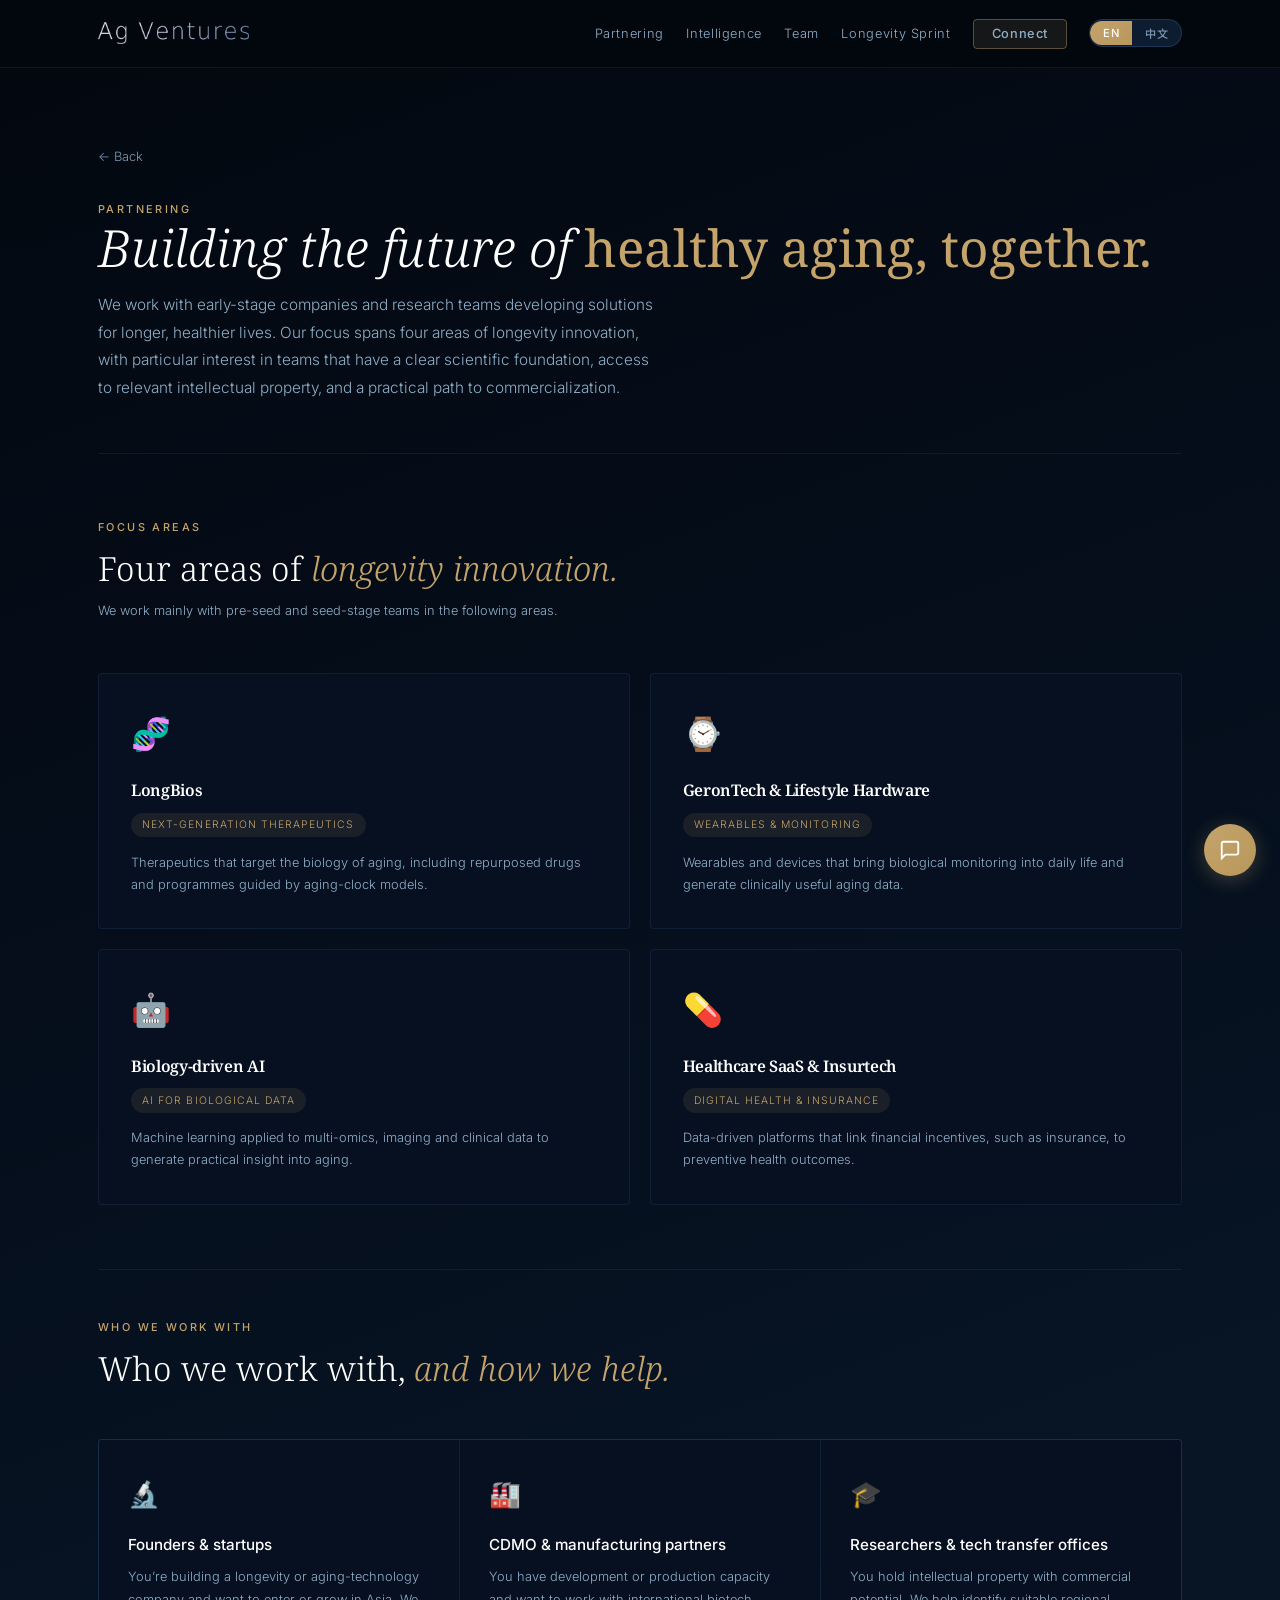
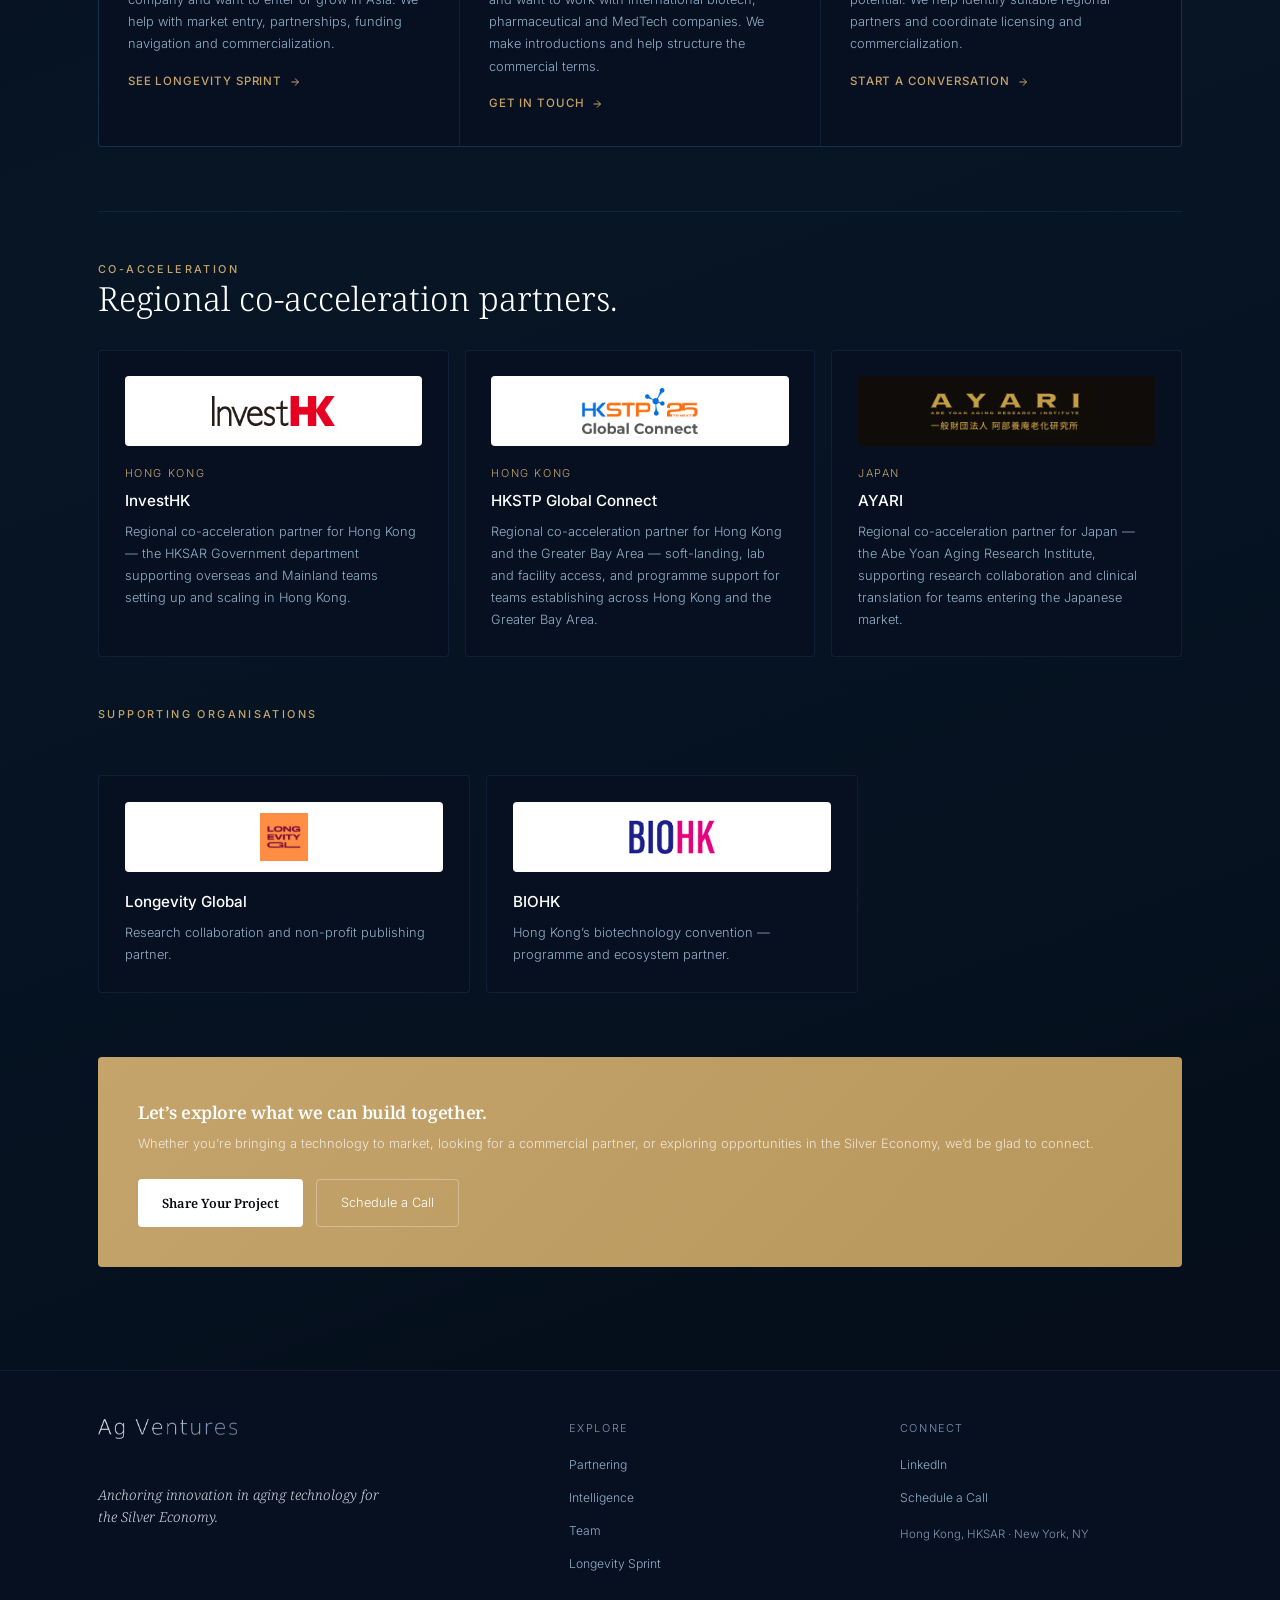
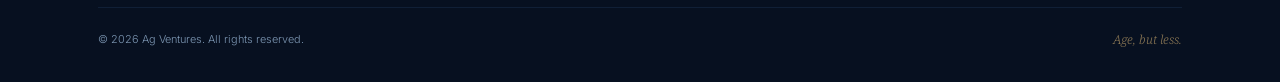
<file: partnering.html>
<!DOCTYPE html>
<html lang="en" data-lang="en" style="visibility:visible">
<head>
  <meta charset="UTF-8"/><meta name="viewport" content="width=device-width, initial-scale=1.0"/>
  <title>Partnering — Ag Ventures</title>
  <meta name="description" content="Ag Ventures works with early-stage longevity companies, research teams, manufacturing partners and investors across four areas of longevity innovation."/>
  <link rel="icon" type="image/png" href="[data-uri]"/>
  <link rel="preconnect" href="https://fonts.googleapis.com"/>
  <link rel="preconnect" href="https://fonts.gstatic.com" crossorigin/>
  <link href="https://fonts.googleapis.com/css2?family=Montserrat:wght@700;800&family=Noto+Serif:ital,wght@0,300;0,400;1,300;1,400&family=Inter:wght@300;400;500;600&family=Noto+Sans+SC:wght@300;400;500&display=swap" rel="stylesheet"/>
  <style>
    /* ── TOKENS ─────────────────────────────────────────── */
    :root{
      --ink:#03080f;--ink-mid:#071020;--ink-soft:#0e1c30;
      --rule:rgba(80,130,200,0.13);--rule-hi:rgba(80,130,200,0.24);
      --text:#e6ecf5;--text-dim:#8fafc8;--text-muted:#7d97b3;
      --gold:#c4a46b;--gold-dim:rgba(196,164,107,0.1);--gold-glow:rgba(196,164,107,0.04);
      --blue-acc:#3a7bd5;--blue-dim:rgba(58,123,213,0.12);
      --grad:linear-gradient(135deg,#c4a46b 0%,#b8975c 100%);
      --grad-hover:linear-gradient(135deg,#d0b078 0%,#c4a46b 100%);
      --grad-border:rgba(196,164,107,0.4);
      --teal:#c4a46b;--teal-dim:rgba(196,164,107,0.1);
      --serif:'Noto Serif',Georgia,serif;
      --sans:'Inter','Noto Sans SC',system-ui,sans-serif;
      --fs-hero:clamp(2.4rem,5vw,4.8rem);--fs-h2:clamp(1.5rem,2.6vw,2.3rem);
      --fs-body:clamp(.88rem,1vw,.97rem);--fs-sm:.8rem;--fs-xs:.68rem;
      --max:1180px;--gap:clamp(1.5rem,4vw,3rem);--r:4px;
    }
    *,*::before,*::after{box-sizing:border-box;margin:0;padding:0}
    html{scroll-behavior:smooth}
    body{background:linear-gradient(160deg,#03080f 0%,#050d1a 25%,#071525 50%,#061220 75%,#040b16 100%);background-attachment:scroll;color:var(--text);font-family:var(--sans);font-size:var(--fs-body);font-weight:300;line-height:1.72;-webkit-font-smoothing:antialiased;overflow-x:hidden}
    a{color:inherit;text-decoration:none}
    img{display:block;max-width:100%}
    .wrap{max-width:var(--max);margin:0 auto;padding:0 clamp(1.25rem,5vw,3rem)}
    .label{font-size:var(--fs-xs);font-weight:500;letter-spacing:.22em;text-transform:uppercase;color:var(--teal)}
    .sr{position:absolute;width:1px;height:1px;overflow:hidden;clip:rect(0,0,0,0)}

    /* ── LANGUAGE SWITCH ── */
    [data-lang="zh"] .en{display:none!important}
    [data-lang="en"] .zh{display:none!important}
    /* Prevent flash of hidden content before JS sets data-lang */
    html:not([data-lang]) .en, html:not([data-lang]) .zh{display:revert}
    .lang-btn{
      display:flex;align-items:center;gap:0;
      background:var(--ink-soft);border:1px solid var(--rule-hi);
      border-radius:20px;overflow:hidden;padding:0;cursor:pointer;
    }
    .lang-opt{
      padding:.32rem .8rem;font-size:.7rem;font-weight:500;letter-spacing:.06em;
      border:none;background:none;color:var(--text-muted);cursor:pointer;
      font-family:var(--sans);transition:all .2s;
    }
    .lang-opt.active{background:var(--grad);color:#fff;}
    .lang-opt:first-child{border-radius:20px 0 0 20px}
    .lang-opt:last-child{border-radius:0 20px 20px 0}

    /* ── NAV ── */
    nav{position:fixed;top:0;left:0;right:0;z-index:200;border-bottom:1px solid transparent;transition:background .3s,border-color .3s}
    nav.on{background:rgba(3,8,15,.97);backdrop-filter:blur(14px);border-color:var(--rule)}
    /* interior pages have no hero behind the bar — keep it solid from the top */
    nav.solid{background:rgba(3,8,15,.97);backdrop-filter:blur(14px);border-color:var(--rule)}
    .nav-row{max-width:var(--max);margin:0 auto;padding:1.2rem clamp(1.25rem,5vw,3rem);display:flex;align-items:center;justify-content:space-between;gap:1rem}
    .nav-logo{display:flex;align-items:center;gap:.7rem;flex-shrink:0}
    .nav-logo img{height:26px;width:auto;object-fit:contain}
    .nav-word{font-size:.72rem;font-weight:400;letter-spacing:.05em;color:var(--text-dim);font-family:var(--serif)}
    /* ── LOGO WORDMARK (brand-book gold gradient) ── */
    .logo-word{font-family:'Montserrat',sans-serif;font-weight:800;font-size:1.4rem;letter-spacing:-.01em;background:linear-gradient(to bottom,#f0d696 0%,#d4b478 32%,#c8c8cd 55%,#8a8a92 74%,#2a2a30 100%);-webkit-background-clip:text;-webkit-text-fill-color:transparent;background-clip:text;line-height:1}
    .hero-logo-word{font-family:'Montserrat',sans-serif;font-weight:800;font-size:clamp(2rem,4vw,3rem);letter-spacing:-.02em;background:linear-gradient(to bottom,#f4dca0 0%,#d8b87c 34%,#d0d0d6 58%,#9a9aa2 78%,#4a4a52 100%);-webkit-background-clip:text;-webkit-text-fill-color:transparent;background-clip:text;line-height:1;display:inline-block}

    .nav-right{display:flex;align-items:center;gap:1.4rem}
    .nav-links{display:flex;align-items:center;gap:1.4rem;list-style:none}
    .nav-links a{font-size:var(--fs-sm);color:var(--text-dim);letter-spacing:.05em;transition:color .2s}
    .nav-links a:hover{color:var(--text)}
    .nav-cta{font-size:var(--fs-sm);font-weight:500;letter-spacing:.08em;padding:.4rem 1.1rem;border:1px solid var(--grad-border);color:#4db8a8;border-radius:var(--r);transition:all .25s;background:var(--teal-dim)}
    .nav-cta:hover{background:var(--grad);color:#fff;border-color:transparent}

    /* ── HERO ── */
    #hero{min-height:100vh;min-height:-webkit-fill-available;min-height:100svh;display:flex;flex-direction:column;justify-content:flex-end;padding-bottom:clamp(4rem,9vw,7rem);position:relative;overflow:hidden;background:#03080f}
    /* wave canvas replaces hero-grid */
    .hero-map{position:absolute;right:-3%;top:50%;transform:translateY(-50%);width:clamp(280px,44vw,580px);opacity:.055;z-index:0;pointer-events:none}
    .hero-content{position:relative;z-index:1}
    .hero-logo-wrap{margin-bottom:2rem}
    .hero-logo-img{height:clamp(34px,5vw,52px);width:auto;object-fit:contain;opacity:.95}
    .hero-eye{display:flex;align-items:center;gap:.9rem;margin-bottom:2rem}
    .hero-eye-line{width:36px;height:1px;background:var(--teal)}
    h1.hero-h{font-family:var(--serif);font-size:var(--fs-hero);font-weight:300;font-style:italic;line-height:1.08;color:#fff;max-width:820px;margin-bottom:1.5rem}
    h1.hero-h.zh-headline{font-style:normal;font-family:var(--sans);font-weight:300;letter-spacing:.03em}
    h1.hero-h strong{font-style:normal;font-weight:400;color:var(--gold)}
    .hero-sub{font-size:clamp(.9rem,1.3vw,1.07rem);font-weight:300;color:var(--text-dim);max-width:520px;line-height:1.82;margin-bottom:1.4rem}
    .hero-paths{display:flex;gap:1rem;flex-wrap:wrap;margin-bottom:3.5rem}
    .path-card{flex:1;min-width:200px;padding:1.2rem 1.4rem;border-radius:var(--r);cursor:pointer;transition:all .25s;text-align:left;font-family:var(--sans);border:1px solid var(--rule-hi)}
    .path-card.primary{background:var(--grad);border-color:transparent;color:#fff}
    .path-card.primary:hover{background:var(--grad-hover);transform:translateY(-1px)}
    .path-card.secondary{background:var(--blue-dim);border-color:rgba(58,123,213,.3);color:var(--text)}
    .path-card.secondary:hover{background:rgba(58,123,213,.2);border-color:rgba(58,123,213,.5)}
    .path-card-label{font-size:.67rem;font-weight:500;letter-spacing:.16em;text-transform:uppercase;margin-bottom:.4rem;opacity:.7}
    .path-card-main{font-size:.92rem;font-weight:500;line-height:1.3}
    .path-card-sub{font-size:.72rem;margin-top:.3rem;opacity:.65;line-height:1.4}
    .hero-stats{padding-top:2rem;border-top:1px solid var(--rule);display:grid;grid-template-columns:repeat(4,1fr);max-width:680px}
    .hstat{padding:.8rem 1.2rem .8rem 0}
    .hstat-num{font-family:var(--serif);font-size:clamp(1.4rem,2.4vw,2rem);font-weight:300;color:#fff;line-height:1}
    .hstat-num span{background:var(--grad);-webkit-background-clip:text;-webkit-text-fill-color:transparent;background-clip:text}
    .hstat-lbl{font-size:.64rem;letter-spacing:.1em;text-transform:uppercase;color:var(--text-dim);margin-top:.3rem;opacity:.7}


    /* ── HEADLINE WORD REVEAL ── */
    .word-reveal{
      display:inline-block;
      opacity:0;
      transform:translateY(20px);
      animation:word-up .7s cubic-bezier(.22,1,.36,1) forwards;
      animation-delay:calc(var(--d) * 0.09s + 0.2s);
    }
    .word-grad strong{
      color:var(--gold);
      font-weight:400;
    }
    @keyframes word-up{
      0%{opacity:0;transform:translateY(24px)}
      60%{opacity:1}
      100%{opacity:1;transform:translateY(0)}
    }

    /* ── CURSOR BLINK after headline ── */
    #hero-headline::after{
      content:'|';
      display:inline-block;
      color:var(--teal);
      opacity:0;
      animation:blink-in 0.4s ease 0.95s forwards, blink 1.1s step-end 1.35s 4;
      margin-left:3px;
      font-weight:300;
      font-style:normal;
    }
    @keyframes blink-in{to{opacity:1}}
    @keyframes blink{0%,100%{opacity:1}50%{opacity:0}}

    /* ── TEAL GLOW on hero bg ── */
    .hero-bg{position:absolute;inset:0;z-index:0;
      background:
        radial-gradient(ellipse 90% 65% at 65% 15%,rgba(15,60,140,.25) 0%,transparent 65%),
        radial-gradient(ellipse 55% 75% at 5% 90%,rgba(10,100,100,.15) 0%,transparent 60%),
        radial-gradient(ellipse 40% 35% at 30% 40%,rgba(13,100,100,.08) 0%,transparent 55%);
    }

    /* ── SECTION ── */
    section{padding:clamp(3.5rem,7vw,7rem) 0}
    .sec-hd{margin-bottom:clamp(2rem,4vw,4rem)}
    .sec-hd .label{margin-bottom:.8rem}
    .sec-title{font-family:var(--serif);font-size:var(--fs-h2);font-weight:300;line-height:1.16;color:#fff;max-width:580px}
    .sec-title.zh-title{font-family:var(--sans);font-style:normal;font-weight:300;letter-spacing:.02em}
    .sec-title em{font-style:italic;color:var(--gold)}

    /* ── WHO WE SERVE ── */
    #serve{background:var(--ink-mid);border-top:1px solid var(--rule);border-bottom:1px solid var(--rule);scroll-margin-top:60px}
    .serve-grid{display:grid;grid-template-columns:repeat(3,1fr);gap:1px;background:var(--rule);border:1px solid var(--rule);border-radius:var(--r);overflow:hidden}
    .serve-card{background:var(--ink-mid);padding:2rem 1.8rem;transition:background .2s}
    .serve-card:hover{background:var(--ink-soft)}
    .serve-icon{font-size:1.6rem;margin-bottom:1rem}
    .serve-title{font-size:.95rem;font-weight:500;color:#fff;margin-bottom:.5rem}
    .serve-body{font-size:var(--fs-sm);color:var(--text-dim);line-height:1.75}
    .serve-cta{margin-top:1rem;display:inline-flex;align-items:center;gap:.4rem;font-size:.72rem;letter-spacing:.08em;text-transform:uppercase;color:var(--teal);font-weight:500}
    .serve-cta svg{width:12px;height:12px;stroke:currentColor;fill:none;stroke-width:2}

    /* ── IMPACT ── */
    #impact{background:var(--ink);border-bottom:1px solid var(--rule)}
    .impact-nums{display:grid;grid-template-columns:repeat(4,1fr);gap:1px;background:var(--rule);border:1px solid var(--rule);border-radius:var(--r);overflow:hidden;margin-bottom:3rem}
    .impact-num-card{background:var(--ink);padding:2rem 1.8rem}
    .impact-val{font-family:var(--serif);font-size:clamp(2rem,3.5vw,3rem);font-weight:300;color:#fff;line-height:1}
    .impact-val span{color:var(--gold)}
    .impact-label{font-size:.7rem;letter-spacing:.1em;text-transform:uppercase;color:var(--text-dim);margin-top:.5rem;line-height:1.5}
    .impact-src{font-size:.62rem;color:var(--text-muted);margin-top:.25rem}

    /* ── THESIS ── */
    #thesis{background:var(--ink-mid);border-top:1px solid var(--rule);border-bottom:1px solid var(--rule)}
    .thesis-2col{display:grid;grid-template-columns:1fr 1fr;gap:var(--gap);align-items:start}
    .thesis-body{font-size:clamp(.92rem,1.15vw,1.02rem);color:var(--text);line-height:1.82;opacity:.85}
    .thesis-body p+p{margin-top:1.1em}
    .thesis-body strong{color:#fff;font-weight:400;opacity:1}
    .thesis-pull{font-family:var(--sans);font-style:italic;font-size:clamp(1.1rem,1.6vw,1.45rem);font-weight:300;line-height:1.45;color:var(--text);border-left:2px solid var(--gold);padding-left:1.4rem;margin-bottom:2rem}
    .thesis-pull.zh-pull{font-family:var(--sans);font-style:normal;font-size:clamp(1rem,1.4vw,1.25rem)}
    .tags{display:flex;flex-wrap:wrap;gap:.4rem;margin-top:2rem}
    .tag{font-size:.66rem;letter-spacing:.1em;text-transform:uppercase;padding:.28rem .72rem;border:1px solid var(--rule-hi);color:var(--text-muted);border-radius:20px}
    .force-3{display:grid;grid-template-columns:repeat(3,1fr);gap:1px;background:var(--rule);border:1px solid var(--rule);border-radius:var(--r);overflow:hidden;margin-top:2.5rem}
    .force-card{background:var(--ink-mid);padding:1.6rem 1.4rem}
    .force-icon{font-size:1.3rem;margin-bottom:.8rem}
    .force-title{font-size:.85rem;font-weight:500;color:#fff;margin-bottom:.35rem}
    .force-body{font-size:var(--fs-sm);color:var(--text);line-height:1.72;opacity:.8}

    /* ── SERVICES ── */
    #services{background:var(--ink)}
    .svc-tabs{display:flex;gap:.5rem;flex-wrap:wrap;margin-bottom:2.5rem;border-bottom:1px solid var(--rule);padding-bottom:0}
    .svc-tab{font-size:var(--fs-sm);font-weight:400;letter-spacing:.05em;padding:.65rem 1.1rem;border:none;background:none;color:var(--text-muted);cursor:pointer;border-bottom:2px solid transparent;margin-bottom:-1px;transition:color .2s,border-color .2s;font-family:var(--sans)}
    .svc-tab:hover{color:var(--text)}
    .svc-tab.active{color:var(--teal);border-bottom-color:var(--teal)}
    .svc-panel{display:none}
    .svc-panel.active{display:grid;grid-template-columns:1fr 1fr;gap:var(--gap);align-items:start}
    .svc-badge{display:inline-flex;align-items:center;gap:.5rem;font-size:var(--fs-xs);letter-spacing:.15em;text-transform:uppercase;color:var(--teal);margin-bottom:1.1rem}
    .svc-badge-dot{width:6px;height:6px;background:var(--teal);border-radius:50%}
    .svc-h{font-family:var(--serif);font-size:clamp(1.4rem,2vw,1.9rem);font-weight:300;color:#fff;line-height:1.2;margin-bottom:.9rem}
    .svc-h.zh-h{font-family:var(--sans);font-style:normal;font-weight:300}
    .svc-intro{font-size:clamp(.88rem,1.1vw,.98rem);color:var(--text-dim);line-height:1.8;margin-bottom:1.6rem}
    .svc-acc-btn{display:flex;align-items:center;justify-content:space-between;width:100%;background:none;border:none;border-top:1px solid var(--rule);padding:.65rem 0;font-family:var(--sans);font-size:var(--fs-xs);font-weight:500;letter-spacing:.16em;text-transform:uppercase;color:var(--text-muted);cursor:pointer;margin-bottom:0;transition:color .2s}
    .svc-acc-btn:hover{color:var(--text-dim)}
    .svc-acc-btn.open{color:var(--teal)}
    .svc-acc-btn.open .svc-acc-arr{transform:rotate(90deg)}
    .svc-acc-arr{transition:transform .25s;font-size:.7rem;margin-left:.5rem}
    .svc-acc-body{max-height:0;overflow:hidden;transition:max-height .35s ease}
    .svc-del-list{list-style:none;display:flex;flex-direction:column;gap:.45rem;margin-bottom:1.5rem;padding-top:.5rem}
    .svc-del-list li{font-size:var(--fs-sm);color:var(--text);display:flex;align-items:flex-start;gap:.6rem;line-height:1.6}
    .svc-del-list li::before{content:'→';color:var(--teal);font-size:.7rem;margin-top:.2rem;flex-shrink:0}
    .svc-pills{display:flex;flex-wrap:wrap;gap:.4rem}
    .pill{font-size:.65rem;letter-spacing:.08em;text-transform:uppercase;padding:.2rem .65rem;background:var(--teal-dim);color:var(--teal);border-radius:20px}
    .svc-card{background:var(--ink-mid);border:1px solid var(--rule);border-radius:var(--r);overflow:hidden}
    .svc-card-head{padding:1.3rem 1.5rem;border-bottom:1px solid var(--rule);background:rgba(13,158,140,0.04)}
    .svc-card-head-label{font-size:var(--fs-xs);letter-spacing:.14em;text-transform:uppercase;color:var(--text-muted);margin-bottom:.3rem}
    .svc-card-head-val{font-family:var(--serif);font-size:clamp(1.2rem,1.8vw,1.6rem);font-weight:300;color:#fff}
    .svc-card-body{padding:1.3rem 1.5rem}
    .svc-row{display:flex;justify-content:space-between;align-items:baseline;padding:.5rem 0;border-bottom:1px solid var(--rule);font-size:var(--fs-sm)}
    .svc-row:last-child{border-bottom:none}
    .svc-row-k{color:var(--text-dim);font-size:.7rem}
    .svc-row-v{color:var(--text);font-weight:500;text-align:right;max-width:55%}

    /* ── TEAM GRID ── */
    #advisors{background:var(--ink-mid);border-top:1px solid var(--rule);border-bottom:1px solid var(--rule)}
    .adv-grid{display:grid;grid-template-columns:repeat(2,1fr);gap:1px;background:var(--rule);border:1px solid var(--rule);border-radius:var(--r);overflow:hidden}
    .adv-card{background:var(--ink-mid);padding:1.7rem;display:flex;gap:1.1rem;align-items:flex-start;transition:background .2s}
    .adv-card:hover{background:var(--ink-soft)}
    .adv-photo{width:54px;height:54px;border-radius:50%;overflow:hidden;flex-shrink:0;background:var(--ink-soft);border:1px solid var(--rule-hi)}
    .adv-photo img{width:100%;height:100%;object-fit:cover}
    .adv-init{width:54px;height:54px;border-radius:50%;background:var(--ink-soft);border:1px solid var(--rule-hi);display:flex;align-items:center;justify-content:center;font-family:var(--serif);font-size:1rem;font-style:italic;color:var(--teal);font-weight:300;flex-shrink:0}
    .adv-name{font-size:.87rem;font-weight:500;color:#fff;margin-bottom:.12rem}
    .adv-title{font-size:.74rem;color:var(--text-dim);line-height:1.5}

    /* ── GEO SWITCHER ── */
    #china{background:var(--ink);border-top:1px solid var(--rule);border-bottom:1px solid var(--rule)}
    .geo-layout{display:grid;grid-template-columns:1fr 340px;gap:var(--gap);align-items:start}
    .geo-map-wrap{background:var(--ink-mid);border:1px solid var(--rule);border-radius:var(--r);overflow:hidden}
    .geo-map-wrap svg{width:100%;display:block}
    .land{fill:var(--ink-soft);stroke:rgba(80,130,200,0.18);stroke-width:.5}
    .geo-panel{display:flex;flex-direction:column;gap:.9rem}
    .geo-panel-head{background:var(--ink-mid);border:1px solid var(--rule);border-radius:var(--r);padding:1.2rem 1.3rem}
    .geo-panel-title{font-size:1.05rem;font-weight:500;color:#fff;margin-bottom:.15rem}
    .geo-panel-sub{font-size:var(--fs-sm);color:var(--text-dim);margin-top:.15rem}
    .geo-stats{display:grid;grid-template-columns:1fr 1fr;gap:.5rem}
    .geo-stat{background:var(--ink-mid);border:1px solid var(--rule);border-radius:var(--r);padding:.9rem 1rem}
    .geo-stat-val{font-family:var(--serif);font-size:clamp(1.3rem,1.8vw,1.7rem);font-weight:300;color:#fff;line-height:1}
    .geo-stat-val span{color:var(--gold)}
    .geo-stat-label{font-size:.68rem;letter-spacing:.06em;color:var(--text-dim);margin-top:.3rem;line-height:1.4}
    .geo-opps{background:var(--ink-mid);border:1px solid var(--rule);border-radius:var(--r);padding:1rem 1.2rem}
    .geo-opps-title{font-size:var(--fs-xs);letter-spacing:.14em;text-transform:uppercase;color:var(--text-muted);margin-bottom:.7rem}
    .geo-opp{display:flex;align-items:flex-start;gap:.6rem;padding:.4rem 0;border-bottom:1px solid var(--rule)}
    .geo-opp:last-child{border-bottom:none;padding-bottom:0}
    .geo-opp-dot{width:5px;height:5px;border-radius:50%;background:var(--teal);flex-shrink:0;margin-top:.38rem}
    .geo-opp-text{font-size:var(--fs-sm);color:var(--text-dim);line-height:1.55}
    .geo-opp-text strong{color:var(--text);font-weight:500}
    .geo-region-btns{display:flex;gap:.5rem;flex-wrap:wrap;margin-bottom:1.5rem}
    .geo-rbtn{background:none;border:1px solid var(--rule);color:var(--text-muted);font-family:var(--sans);font-size:var(--fs-sm);padding:.4rem .95rem;border-radius:20px;cursor:pointer;transition:all .2s}
    .geo-rbtn:hover{border-color:var(--rule-hi);color:var(--text-dim)}
    .geo-rbtn.active{background:var(--teal-dim);border-color:rgba(13,158,140,.35);color:var(--teal)}

    /* ── NEWS ── */
    #news{background:var(--ink-mid);border-bottom:1px solid var(--rule)}
    .news-grid{display:grid;grid-template-columns:repeat(3,1fr);gap:1.2rem}
    .news-card{display:block;background:var(--ink);border:1px solid var(--rule);border-radius:var(--r);overflow:hidden;transition:border-color .2s;cursor:pointer}
    .news-card:hover{border-color:var(--rule-hi)}
    .news-card-img{height:130px;background:var(--ink-soft);display:flex;align-items:center;justify-content:center;overflow:hidden;position:relative}
    .news-card-img-placeholder{font-size:2rem;opacity:.3}
    .news-card-tag{position:absolute;top:.7rem;left:.7rem;font-size:.6rem;letter-spacing:.12em;text-transform:uppercase;padding:.18rem .55rem;background:var(--gold-dim);color:var(--teal);border-radius:20px;border:1px solid rgba(196,164,107,.2)}
    .news-card-body{padding:1.2rem}
    .news-card-date{font-size:.65rem;letter-spacing:.1em;text-transform:uppercase;color:var(--text-muted);margin-bottom:.5rem}
    .news-card-title{font-size:.87rem;font-weight:500;color:#fff;line-height:1.4;margin-bottom:.5rem}
    .news-card-excerpt{font-size:.76rem;color:var(--text-dim);line-height:1.65}
    .news-more{display:inline-flex;align-items:center;gap:.4rem;font-size:.72rem;letter-spacing:.1em;text-transform:uppercase;color:var(--teal);margin-top:2rem;font-weight:500}
    .news-more svg{width:12px;height:12px;stroke:currentColor;fill:none;stroke-width:2}

    /* ── PRESENCE ── */
    #presence{background:var(--ink);border-top:1px solid var(--rule);border-bottom:1px solid var(--rule)}
    .presence-2col{display:grid;grid-template-columns:1fr 1fr;gap:var(--gap);align-items:start}
    .map-frame{border-radius:var(--r);overflow:hidden;border:1px solid var(--rule);background:var(--ink-soft)}
    .map-frame img{width:100%;display:block;opacity:.7}
    .geo-list{display:flex;flex-direction:column;gap:1.1rem}
    .geo-item{padding-bottom:1.1rem;border-bottom:1px solid var(--rule)}
    .geo-item:last-child{border-bottom:none;padding-bottom:0}
    .geo-name{font-size:.87rem;font-weight:500;color:#fff;margin-bottom:.22rem}
    .geo-desc{font-size:var(--fs-sm);color:var(--text-dim);line-height:1.68}

    /* ── CONTACT ── */
    #contact{background:var(--ink-mid);border-top:1px solid var(--rule)}
    .contact-2col{display:grid;grid-template-columns:1fr 1fr;gap:var(--gap);align-items:start}
    .contact-paths{display:flex;flex-direction:column;gap:.8rem;margin-top:1.5rem;margin-bottom:1.5rem}
    .contact-path{display:flex;align-items:flex-start;gap:1rem;padding:1.1rem 1.2rem;border:1px solid var(--rule);border-radius:var(--r);transition:border-color .2s,background .2s;cursor:pointer;background:transparent;font-family:var(--sans);text-align:left;width:100%;text-decoration:none}
    .contact-path:hover{border-color:var(--rule-hi);background:var(--ink-mid)}
    .contact-path-icon{font-size:1.2rem;flex-shrink:0;margin-top:.05rem}
    .contact-path-title{font-size:.85rem;font-weight:500;color:#fff;margin-bottom:.15rem}
    .contact-path-sub{font-size:.73rem;color:var(--text-dim);line-height:1.5}
    .contact-links{display:flex;flex-direction:column;gap:.65rem;margin-top:1.5rem}
    .contact-link{display:flex;align-items:center;gap:.7rem;font-size:var(--fs-sm);color:var(--text-dim);transition:color .2s}
    .contact-link:hover{color:var(--teal)}
    .contact-link svg{width:13px;height:13px;stroke:currentColor;fill:none;stroke-width:1.5;flex-shrink:0}
    .cf{background:var(--ink);border:1px solid var(--rule);border-radius:var(--r);padding:clamp(1.4rem,2.5vw,2.2rem)}
    .fg{margin-bottom:1rem}
    .fl{display:block;font-size:var(--fs-xs);letter-spacing:.14em;text-transform:uppercase;color:var(--text-muted);margin-bottom:.4rem}
    .fi,.fta,.fsel{width:100%;background:var(--ink-mid);border:1px solid var(--rule-hi);color:var(--text);font-family:var(--sans);font-size:var(--fs-sm);font-weight:300;padding:.68rem .9rem;border-radius:var(--r);outline:none;transition:border-color .2s;appearance:none}
    .fi:focus,.fta:focus,.fsel:focus{border-color:var(--teal)}
    .fi::placeholder,.fta::placeholder{color:var(--text-muted)}
    .fta{resize:vertical;min-height:95px}
    .fr{display:grid;grid-template-columns:1fr 1fr;gap:.9rem}
    .fsub{width:100%;padding:.78rem;background:var(--grad);color:#fff;font-family:var(--sans);font-size:var(--fs-sm);font-weight:500;letter-spacing:.08em;border:none;border-radius:var(--r);cursor:pointer;transition:opacity .2s}
    .fsub:hover{opacity:.88}
    .fnote{font-size:.68rem;color:var(--text-muted);text-align:center;margin-top:.65rem}

    /* ── FOOTER ── */
    footer{background:var(--ink-mid);border-top:1px solid var(--rule);padding:3rem 0 2rem}
    .footer-main{display:grid;grid-template-columns:1.5fr 1fr 1fr;gap:3rem;align-items:start;margin-bottom:2rem}
    .footer-italic{font-family:var(--serif);font-style:italic;font-size:.77rem;color:var(--teal);opacity:.7}
    .footer-brand{font-family:'Montserrat',sans-serif;font-weight:800;font-size:1.6rem;letter-spacing:-.01em;background:linear-gradient(to bottom,#f0d696,#d4b478 34%,#c8c8cd 58%,#8a8a92 78%,#3a3a42);-webkit-background-clip:text;-webkit-text-fill-color:transparent;background-clip:text;margin-bottom:1rem;display:inline-block}
    .footer-offices{display:flex;flex-wrap:wrap;gap:1.5rem;margin-top:1rem}
    .footer-office{font-size:.72rem;color:var(--text-muted);line-height:1.6}
    .footer-office strong{display:block;color:var(--text-dim);font-weight:500;font-size:.7rem;letter-spacing:.08em;text-transform:uppercase;margin-bottom:.15rem}
    .footer-col-title{font-size:var(--fs-xs);letter-spacing:.15em;text-transform:uppercase;color:var(--text-muted);margin-bottom:.9rem}
    .footer-links{list-style:none;display:flex;flex-direction:column;gap:.55rem}
    .footer-links a{font-size:.76rem;color:var(--text-dim);transition:color .2s}
    .footer-links a:hover{color:var(--text)}
    .footer-bottom{padding-top:1.3rem;border-top:1px solid var(--rule);display:flex;align-items:center;justify-content:space-between;flex-wrap:wrap;gap:.8rem}
    .footer-copy{font-size:.68rem;color:var(--text-muted)}

    /* ── AI CHATBOT ── */
    #chatbot{position:fixed;bottom:1.5rem;right:1.5rem;z-index:300}
    .chat-bubble{width:52px;height:52px;background:var(--grad);border-radius:50%;display:flex;align-items:center;justify-content:center;cursor:pointer;box-shadow:0 4px 20px rgba(196,164,107,.3);transition:transform .2s;border:none}
    .chat-bubble:hover{transform:scale(1.08)}
    .chat-bubble svg{width:22px;height:22px;stroke:#fff;fill:none;stroke-width:2}
    .chat-window{position:absolute;bottom:65px;right:0;width:320px;background:var(--ink-mid);border:1px solid var(--rule-hi);border-radius:12px;overflow:hidden;display:none;flex-direction:column;box-shadow:0 16px 48px rgba(0,0,0,.5)}
    .chat-window.open{display:flex}
    .chat-head{padding:1rem 1.2rem;background:var(--ink-soft);border-bottom:1px solid var(--rule);display:flex;align-items:center;justify-content:space-between}
    .chat-head-info{display:flex;align-items:center;gap:.7rem}
    .chat-avatar{width:32px;height:32px;border-radius:50%;background:var(--gold-dim);border:1px solid rgba(196,164,107,.3);display:flex;align-items:center;justify-content:center;font-size:.9rem}
    .chat-name{font-size:.82rem;font-weight:500;color:#fff}
    .chat-status{font-size:.65rem;color:var(--teal)}
    .chat-close{background:none;border:none;cursor:pointer;color:var(--text-muted);font-size:1.1rem;padding:.2rem;line-height:1}
    .chat-msgs{height:240px;overflow-y:auto;padding:1rem;display:flex;flex-direction:column;gap:.8rem}
    .msg{max-width:85%;padding:.65rem .9rem;border-radius:10px;font-size:.78rem;line-height:1.55}
    .msg.bot{background:var(--ink-soft);color:var(--text);align-self:flex-start;border:1px solid var(--rule)}
    .msg.user{background:var(--grad);color:var(--ink);align-self:flex-end}
    .chat-options{padding:.6rem 1rem;display:flex;flex-direction:column;gap:.4rem;border-top:1px solid var(--rule)}
    .chat-opt{background:none;border:1px solid var(--rule-hi);color:var(--text-dim);font-family:var(--sans);font-size:.72rem;padding:.45rem .8rem;border-radius:20px;cursor:pointer;text-align:left;transition:all .2s}
    .chat-opt:hover{border-color:var(--teal);color:var(--teal);background:var(--teal-dim)}
    .chat-input-row{display:flex;gap:.5rem;padding:.8rem 1rem;border-top:1px solid var(--rule)}
    .chat-input{flex:1;background:var(--ink);border:1px solid var(--rule-hi);color:var(--text);font-family:var(--sans);font-size:.76rem;padding:.5rem .75rem;border-radius:6px;outline:none}
    .chat-send{background:var(--grad);border:none;color:var(--ink);padding:.5rem .8rem;border-radius:6px;cursor:pointer;font-size:.8rem;font-weight:500}

    /* ── REVEAL ── */
    .rv{opacity:0;transform:translateY(16px);transition:opacity .6s ease,transform .6s ease}
    .rv.in{opacity:1;transform:none}
    .d1{transition-delay:.1s}.d2{transition-delay:.2s}.d3{transition-delay:.3s}


    /* ── MOBILE HAMBURGER ── */
    .nav-hamburger{display:none;flex-direction:column;gap:4px;background:none;border:none;cursor:pointer;padding:8px;z-index:210}
    .nav-hamburger span{display:block;width:22px;height:2px;background:var(--text);transition:all .3s}
    .nav-hamburger.open span:nth-child(1){transform:translateY(6px) rotate(45deg)}
    .nav-hamburger.open span:nth-child(2){opacity:0}
    .nav-hamburger.open span:nth-child(3){transform:translateY(-6px) rotate(-45deg)}
    .mobile-menu{display:none;position:fixed;top:0;right:0;bottom:0;width:min(78vw,320px);background:var(--ink-mid);border-left:1px solid var(--rule-hi);z-index:205;flex-direction:column;padding:5rem 2rem 2rem;transform:translateX(100%);transition:transform .35s cubic-bezier(.4,0,.2,1);gap:.4rem}
    .mobile-menu.open{transform:translateX(0)}
    .mobile-menu a{font-family:var(--serif);font-size:1.1rem;font-weight:500;color:var(--text);padding:.9rem 0;border-bottom:1px solid var(--rule);letter-spacing:-.01em}
    .mobile-menu a:last-of-type{border-bottom:none}
    .mobile-menu-backdrop{display:none;position:fixed;inset:0;background:rgba(1,4,8,.6);backdrop-filter:blur(3px);z-index:204}
    .mobile-menu-backdrop.open{display:block}

    /* ── RESPONSIVE ── */
    @media(max-width:900px){
      .thesis-2col,.presence-2col,.contact-2col{grid-template-columns:1fr}
      .svc-panel.active{grid-template-columns:1fr}
      .serve-grid,.force-3{grid-template-columns:1fr}
      .impact-nums{grid-template-columns:repeat(2,1fr)}
      .news-grid{grid-template-columns:1fr 1fr}
      .adv-grid{grid-template-columns:1fr}
      .geo-layout{grid-template-columns:1fr}
        .fr{grid-template-columns:1fr}
      .hero-stats{grid-template-columns:repeat(2,1fr)}
      .hero-paths{flex-direction:column}
    }
    @media(max-width:760px){
      .nav-links{display:none}
      .nav-hamburger{display:flex}
      .mobile-menu{display:flex}
      .news-grid{grid-template-columns:1fr}
      .impact-nums{grid-template-columns:1fr 1fr}
      .chat-window{width:290px}
    }
  
    .page-shell{padding:clamp(6rem,12vw,9rem) 0 clamp(4rem,8vw,8rem)}
    .page-header{margin-bottom:clamp(3rem,5vw,5rem);border-bottom:1px solid var(--rule);padding-bottom:clamp(2rem,4vw,4rem)}
    .page-title{font-family:var(--serif);font-size:clamp(2rem,4vw,3.5rem);font-weight:300;font-style:italic;color:#fff;line-height:1.1;margin-bottom:1rem}
    .page-title strong{font-style:normal;font-weight:400;color:var(--gold)}
    .page-sub{font-size:clamp(.9rem,1.2vw,1.05rem);color:var(--text-dim);max-width:560px;line-height:1.8}
    .back-link{display:inline-flex;align-items:center;gap:.4rem;font-size:var(--fs-sm);color:var(--text-muted);margin-bottom:2rem;transition:color .2s}
    .back-link:hover{color:var(--text-dim)}

    /* ── ACCESSIBILITY ── */
    a:focus-visible,button:focus-visible,input:focus-visible,select:focus-visible,textarea:focus-visible{outline:2px solid var(--teal);outline-offset:3px;border-radius:2px}


    /* ══ Ag Ventures wordmark ══
       Embedded as a data URI rather than loaded from /images/. The mark had
       twice disappeared because the file was not present on the deploy, and a
       logo is not worth a dependency on an upload step. One copy per page,
       applied as a background so the three sizes share it. */
    .av-mark{display:inline-block;flex-shrink:0;aspect-ratio:1982/286;
      background-image:url([data-uri]);
      background-repeat:no-repeat;background-position:left center;background-size:contain}
    .av-mark.nav{height:clamp(18px,1.7vw,22px)}
    .av-mark.hero{height:clamp(30px,4.4vw,46px);margin-bottom:.2rem}
    .av-mark.foot{height:20px;margin-bottom:1rem}

    /* ── Co-incubation partners ── */
    .coinc{display:grid;grid-template-columns:repeat(3,1fr);gap:1rem}
    .coinc-card{border:1px solid var(--rule);border-radius:var(--r);background:var(--ink-mid);padding:1.6rem;display:flex;flex-direction:column;gap:1.1rem;transition:border-color .25s,background .25s}
    .coinc-card:hover{border-color:var(--rule-hi);background:var(--ink-soft)}
    .coinc-logo{height:70px;background:#fff;border-radius:var(--r);display:flex;align-items:center;justify-content:center;padding:0 1rem;overflow:hidden}
    .coinc-logo img{width:auto;max-width:none;flex-shrink:0}
    /* each source file frames its mark differently — heights set per logo
       so the visible marks land at matching optical size */
    .coinc-logo img.lg-investhk{height:34px}
    .coinc-logo img.lg-hkstp{height:60px}
    .coinc-logo img.lg-ayari{height:34px}
    .coinc-logo.chip-dark{background:#0f0c09}
    .coinc-region{font-size:var(--fs-xs);letter-spacing:.15em;text-transform:uppercase;color:var(--gold);margin-bottom:.35rem}
    .coinc-name{font-size:.95rem;font-weight:500;color:#fff;margin-bottom:.4rem}
    .coinc-body{font-size:var(--fs-sm);color:var(--text-dim);line-height:1.72}
    @media(max-width:760px){.coinc{grid-template-columns:1fr}}

    /* The footer columns are fr units, but an fr track cannot shrink below its
       content's min-content width. The wordmark image is ~139px where the old
       text wordmark was ~73px, which pushed the third column off-screen on
       phones. Stack the footer there instead. */
    @media(max-width:760px){ .footer-main{grid-template-columns:1fr;gap:2rem} }

    /* partner chips: white for the two light-background marks, dark for AYARI */
    .coinc-logo{background:#fff}
    .coinc-logo.chip-dark{background:#0f0c09}
    .coinc-logo img{max-width:100%;object-fit:contain}
    .coinc-support{grid-template-columns:repeat(2,minmax(0,1fr));max-width:760px}
    .serve-grid{grid-template-columns:repeat(auto-fit,minmax(240px,1fr))}
    @media(max-width:900px){.coinc-support{grid-template-columns:1fr}}

    /* ── Accessibility: visible keyboard focus + skip link ── */
    :focus-visible{outline:2px solid var(--gold);outline-offset:3px;border-radius:2px}
    .skip-link{position:absolute;left:-9999px;top:0;z-index:400;padding:.6rem 1rem;background:var(--gold);color:var(--ink);font-size:var(--fs-sm);font-weight:600;border-radius:0 0 var(--r) 0}
    .skip-link:focus{left:0}
    /* footer tagline — raised from --text-muted for readability on navy */
    /* balanced line breaks so headings never strand a single word */
    .page-title,.sec-title,.pub-title,.evc-title{text-wrap:balance}
    .footer-tagline{font-family:var(--serif);font-style:italic;font-size:.86rem;line-height:1.6;color:var(--text);opacity:.88;max-width:300px}

    /* ══ Chinese typography + mobile layout ══
       One sans stack for all Chinese text: Noto Serif has no CJK glyphs, so serif
       headings were mixing serif Latin with sans Chinese. Native CJK faces first. */
    html[data-lang="zh"] body{line-break:strict}
    html[data-lang="zh"] .zh:not(.footer-italic){font-family:'Inter','PingFang SC','Hiragino Sans GB','Noto Sans SC','Microsoft YaHei',sans-serif!important;font-style:normal!important}
    html[data-lang="zh"] .zh em{font-style:normal!important}
    html[data-lang="zh"] :is(h1,h2,h3).zh{letter-spacing:.01em!important;text-wrap:balance}
    html[data-lang="zh"] :is(.label,.path-card-label,.hstat-lbl,.footer-col-title).zh{letter-spacing:.06em!important}
    html[data-lang="zh"] p.zh{line-height:1.85}
    #chatbot{transition:opacity .25s,transform .25s}
    #chatbot.chat-hidden{opacity:0;pointer-events:none;transform:translateY(10px)}
    @media(max-width:600px){
      html[data-lang="zh"] .hero-h.zh{font-size:clamp(1.7rem,7.6vw,2.4rem)!important;line-height:1.28!important}
      html[data-lang="zh"] .page-title.zh{font-size:clamp(1.55rem,7vw,2.2rem)!important;line-height:1.32!important}
      html[data-lang="zh"] .path-card-label.zh{display:none}
      .path-card{padding:.85rem 1.1rem}
      .hero-paths{gap:.6rem;margin-bottom:2.2rem}
      #chatbot{bottom:.9rem;right:.9rem}
      .chat-bubble{width:44px;height:44px}
      footer{padding-bottom:4.5rem}
    }
  </style>
</head><body>
<a class="skip-link" href="#main"><span class="en">Skip to content</span><span class="zh">跳至正文</span></a>
<!-- ── NAV ── -->
<nav id="nav" class="solid">
  <div class="nav-row">
    <a href="/" class="nav-logo">
      <span class="av-mark nav" role="img" aria-label="Ag Ventures"></span>
      
      
    </a>
    <div class="nav-right">
      <ul class="nav-links">
        <li><a href="/partnering"><span class="en">Partnering</span><span class="zh">合作伙伴</span></a></li>
        <li><a href="/intelligence"><span class="en">Intelligence</span><span class="zh">产业洞察</span></a></li>
        <li><a href="/team"><span class="en">Team</span><span class="zh">团队</span></a></li>
        <li><a href="/longevitysprint"><span class="en">Longevity Sprint</span><span class="zh">Longevity Sprint</span></a></li>
        <li><a href="/#contact" class="nav-cta"><span class="en">Connect</span><span class="zh">联系我们</span></a></li>
      </ul>
      <div class="lang-btn" id="lang-btn">
        <button class="lang-opt active" data-lang="en">EN</button>
        <button class="lang-opt" data-lang="zh">中文</button>
      </div>
      </div>
    <button class="nav-hamburger" id="hamburger" aria-label="Menu"><span></span><span></span><span></span></button>
  </div>
</nav>
<div class="mobile-menu-backdrop" id="mm-backdrop"></div>
<div class="mobile-menu" id="mobile-menu">
  <a href="/partnering"><span class="en">Partnering</span><span class="zh">合作伙伴</span></a>
  <a href="/intelligence"><span class="en">Intelligence</span><span class="zh">产业洞察</span></a>
  <a href="/team"><span class="en">Team</span><span class="zh">团队</span></a>
  <a href="/longevitysprint"><span class="en">Longevity Sprint</span><span class="zh">Longevity Sprint</span></a>
  <a href="/#contact"><span class="en">Connect</span><span class="zh">联系我们</span></a>
</div>


<div class="page-shell" id="main"><div class="wrap">
  <a href="/" class="back-link en">← Back</a><a href="/" class="back-link zh">← 返回</a>
  <div class="page-header rv">
    <p class="label en">Partnering</p><p class="label zh">合作伙伴</p>
    <h1 class="page-title en">Building the future of <strong>healthy aging, together.</strong></h1>
    <h1 class="page-title zh" style="font-style:normal;letter-spacing:0">携手推动<strong>长寿科技创新。</strong></h1>
    <p class="page-sub en">We work with early-stage companies and research teams developing solutions for longer, healthier lives. Our focus spans four areas of longevity innovation, with particular interest in teams that have a clear scientific foundation, access to relevant intellectual property, and a practical path to commercialization.</p>
    <p class="page-sub zh">我们与科研团队、初创企业及产业机构合作，关注具有科学依据和商业化潜力的技术与产品，协助创新项目从研发走向市场。</p>
  </div>

  <!-- Four verticals from page 9 -->
  <div class="sec-hd rv">
    <p class="label en">Focus Areas</p><p class="label zh">重点领域</p>
    <h2 class="sec-title en">Four areas of <em>longevity innovation.</em></h2>
    <h2 class="sec-title zh" style="font-family:var(--serif);font-size:var(--fs-h2);font-weight:500;line-height:1.12;color:#fff;max-width:580px;letter-spacing:-.02em">四大<em style="color:var(--teal)">长寿科技领域。</em></h2>
    <p style="color:var(--text-dim);font-size:var(--fs-sm);max-width:500px;margin-top:.7rem;line-height:1.8" class="en">We work mainly with pre-seed and seed-stage teams in the following areas.</p>
    <p style="color:var(--text-dim);font-size:var(--fs-sm);max-width:500px;margin-top:.7rem;line-height:1.8" class="zh">我们主要与以下领域中处于种子前及种子轮阶段的团队合作。</p>
  </div>

  <div style="display:grid;grid-template-columns:repeat(2,1fr);gap:1.2rem;margin-bottom:4rem" class="rv d1">
    <!-- LongBios -->
    <div style="background:var(--ink-mid);border:1px solid var(--rule);border-radius:var(--r);padding:2rem;transition:border-color .2s" onmouseover="this.style.borderColor='var(--grad-border)'" onmouseout="this.style.borderColor='var(--rule)'">
      <div style="font-size:2rem;margin-bottom:1rem">🧬</div>
      <div style="font-size:1rem;font-weight:600;color:#fff;font-family:var(--serif);letter-spacing:-.02em;margin-bottom:.4rem" class="en">LongBios</div>
      <div style="font-size:1rem;font-weight:600;color:#fff;font-family:var(--serif);letter-spacing:-.01em;margin-bottom:.4rem" class="zh">长寿生物医药</div>
      <div style="display:inline-block;font-size:.65rem;letter-spacing:.1em;text-transform:uppercase;padding:.2rem .7rem;background:var(--teal-dim);color:var(--teal);border-radius:20px;margin-bottom:.9rem" class="en">Next-generation therapeutics</div>
      <div style="display:inline-block;font-size:.65rem;letter-spacing:.1em;text-transform:uppercase;padding:.2rem .7rem;background:var(--teal-dim);color:var(--teal);border-radius:20px;margin-bottom:.9rem" class="zh">新一代疗法</div>
      <p style="font-size:var(--fs-sm);color:var(--text-dim);line-height:1.75" class="en">Therapeutics that target the biology of aging, including repurposed drugs and programmes guided by aging-clock models.</p>
      <p style="font-size:var(--fs-sm);color:var(--text-dim);line-height:1.75" class="zh">针对衰老生物学机制的疗法，包括药物重定位及以衰老时钟模型为指导的研发项目。</p>
    </div>

    <!-- GeronTech -->
    <div style="background:var(--ink-mid);border:1px solid var(--rule);border-radius:var(--r);padding:2rem;transition:border-color .2s" onmouseover="this.style.borderColor='var(--grad-border)'" onmouseout="this.style.borderColor='var(--rule)'">
      <div style="font-size:2rem;margin-bottom:1rem">⌚</div>
      <div style="font-size:1rem;font-weight:600;color:#fff;font-family:var(--serif);letter-spacing:-.02em;margin-bottom:.4rem" class="en">GeronTech &amp; Lifestyle Hardware</div>
      <div style="font-size:1rem;font-weight:600;color:#fff;font-family:var(--serif);letter-spacing:-.01em;margin-bottom:.4rem" class="zh">老龄科技与生活硬件</div>
      <div style="display:inline-block;font-size:.65rem;letter-spacing:.1em;text-transform:uppercase;padding:.2rem .7rem;background:var(--teal-dim);color:var(--teal);border-radius:20px;margin-bottom:.9rem" class="en">Wearables &amp; monitoring</div>
      <div style="display:inline-block;font-size:.65rem;letter-spacing:.1em;text-transform:uppercase;padding:.2rem .7rem;background:var(--teal-dim);color:var(--teal);border-radius:20px;margin-bottom:.9rem" class="zh">可穿戴与监测</div>
      <p style="font-size:var(--fs-sm);color:var(--text-dim);line-height:1.75" class="en">Wearables and devices that bring biological monitoring into daily life and generate clinically useful aging data.</p>
      <p style="font-size:var(--fs-sm);color:var(--text-dim);line-height:1.75" class="zh">将生物监测融入日常生活的可穿戴设备与器械，产生具有临床价值的衰老数据。</p>
    </div>

    <!-- Biology-driven AI -->
    <div style="background:var(--ink-mid);border:1px solid var(--rule);border-radius:var(--r);padding:2rem;transition:border-color .2s" onmouseover="this.style.borderColor='var(--grad-border)'" onmouseout="this.style.borderColor='var(--rule)'">
      <div style="font-size:2rem;margin-bottom:1rem">🤖</div>
      <div style="font-size:1rem;font-weight:600;color:#fff;font-family:var(--serif);letter-spacing:-.02em;margin-bottom:.4rem" class="en">Biology-driven AI</div>
      <div style="font-size:1rem;font-weight:600;color:#fff;font-family:var(--serif);letter-spacing:-.01em;margin-bottom:.4rem" class="zh">生物驱动人工智能</div>
      <div style="display:inline-block;font-size:.65rem;letter-spacing:.1em;text-transform:uppercase;padding:.2rem .7rem;background:var(--teal-dim);color:var(--teal);border-radius:20px;margin-bottom:.9rem" class="en">AI for biological data</div>
      <div style="display:inline-block;font-size:.65rem;letter-spacing:.1em;text-transform:uppercase;padding:.2rem .7rem;background:var(--teal-dim);color:var(--teal);border-radius:20px;margin-bottom:.9rem" class="zh">生物数据人工智能</div>
      <p style="font-size:var(--fs-sm);color:var(--text-dim);line-height:1.75" class="en">Machine learning applied to multi-omics, imaging and clinical data to generate practical insight into aging.</p>
      <p style="font-size:var(--fs-sm);color:var(--text-dim);line-height:1.75" class="zh">将机器学习应用于多组学、影像及临床数据，形成对衰老的可行洞察。</p>
    </div>

    <!-- Healthcare SaaS/Insurtech -->
    <div style="background:var(--ink-mid);border:1px solid var(--rule);border-radius:var(--r);padding:2rem;transition:border-color .2s" onmouseover="this.style.borderColor='var(--grad-border)'" onmouseout="this.style.borderColor='var(--rule)'">
      <div style="font-size:2rem;margin-bottom:1rem">💊</div>
      <div style="font-size:1rem;font-weight:600;color:#fff;font-family:var(--serif);letter-spacing:-.02em;margin-bottom:.4rem" class="en">Healthcare SaaS &amp; Insurtech</div>
      <div style="font-size:1rem;font-weight:600;color:#fff;font-family:var(--serif);letter-spacing:-.01em;margin-bottom:.4rem" class="zh">医疗 SaaS 与保险科技</div>
      <div style="display:inline-block;font-size:.65rem;letter-spacing:.1em;text-transform:uppercase;padding:.2rem .7rem;background:var(--teal-dim);color:var(--teal);border-radius:20px;margin-bottom:.9rem" class="en">Digital health &amp; insurance</div>
      <div style="display:inline-block;font-size:.65rem;letter-spacing:.1em;text-transform:uppercase;padding:.2rem .7rem;background:var(--teal-dim);color:var(--teal);border-radius:20px;margin-bottom:.9rem" class="zh">数字健康与保险</div>
      <p style="font-size:var(--fs-sm);color:var(--text-dim);line-height:1.75" class="en">Data-driven platforms that link financial incentives, such as insurance, to preventive health outcomes.</p>
      <p style="font-size:var(--fs-sm);color:var(--text-dim);line-height:1.75" class="zh">以数据驱动的平台，将保险等财务激励与预防性健康成果相挂钩。</p>
    </div>
  </div>

  <!-- Who we work with -->
  <div style="padding-top:3rem;border-top:1px solid var(--rule)" class="rv">
    <div class="sec-hd">
        <p class="label en">Who We Work With</p><p class="label zh">合作对象</p>
        <h2 class="sec-title en">Who we work with, <em>and how we help.</em></h2>
        <h2 class="sec-title zh-title zh">我们与谁合作</h2>
      </div>
      <div class="serve-grid rv d1">
        <div class="serve-card">
          <div class="serve-icon" aria-hidden="true">🔬</div>
          <div class="serve-title en">Founders &amp; startups</div><div class="serve-title zh">创始人与初创企业</div>
          <div class="serve-body en">You’re building a longevity or aging-technology company and want to enter or grow in Asia. We help with market entry, partnerships, funding navigation and commercialization.</div>
          <div class="serve-body zh">您正在打造长寿或老龄科技企业，希望进入或拓展亚洲市场。我们在市场进入、合作对接、资金渠道及商业化方面提供协助。</div>
          <a href="/longevitysprint" class="serve-cta"><span class="en">See Longevity Sprint</span><span class="zh">了解 Longevity Sprint</span> <svg viewBox="0 0 24 24" aria-hidden="true"><path d="M5 12h14M12 5l7 7-7 7"/></svg></a>
        </div>
        <div class="serve-card">
          <div class="serve-icon" aria-hidden="true">🏭</div>
          <div class="serve-title en">CDMO &amp; manufacturing partners</div><div class="serve-title zh">CDMO与制造合作伙伴</div>
          <div class="serve-body en">You have development or production capacity and want to work with international biotech, pharmaceutical and MedTech companies. We make introductions and help structure the commercial terms.</div>
          <div class="serve-body zh">您具备研发或生产能力，希望与国际生物科技、制药及医疗器械企业合作。我们负责引荐，并协助拟定商业条款。</div>
          <a href="/#contact" class="serve-cta"><span class="en">Get in touch</span><span class="zh">联系我们</span> <svg viewBox="0 0 24 24" aria-hidden="true"><path d="M5 12h14M12 5l7 7-7 7"/></svg></a>
        </div>
        <div class="serve-card">
          <div class="serve-icon" aria-hidden="true">🎓</div>
          <div class="serve-title en">Researchers &amp; tech transfer offices</div><div class="serve-title zh">科研人员与技术转移办公室</div>
          <div class="serve-body en">You hold intellectual property with commercial potential. We help identify suitable regional partners and coordinate licensing and commercialization.</div>
          <div class="serve-body zh">您持有具商业潜力的知识产权。我们协助寻找合适的区域合作伙伴，并统筹授权与商业化工作。</div>
          <a href="/#contact" class="serve-cta"><span class="en">Start a conversation</span><span class="zh">开启对话</span> <svg viewBox="0 0 24 24" aria-hidden="true"><path d="M5 12h14M12 5l7 7-7 7"/></svg></a>
        </div>
      </div>
  </div>

  <!-- ══ CO-ACCELERATION PARTNERS ══ -->
  <div style="margin-top:4rem;padding-top:3rem;border-top:1px solid var(--rule)" class="rv">
    <div style="margin-bottom:2rem">
      <p class="label en">Co-Acceleration</p><p class="label zh">合作网络</p>
      <h2 class="sec-title en">Regional co-acceleration partners.</h2>
      <h2 class="sec-title zh-title zh">区域合作伙伴。</h2>
    </div>
    <div class="coinc">
        <div class="coinc-card">
          <div class="coinc-logo"><img src="[data-uri]" alt="InvestHK" width="394" height="96" style="height:30px;width:auto"/></div>
          <div>
            <div class="coinc-region en">Hong Kong</div><div class="coinc-region zh">香港</div>
            <div class="coinc-name">InvestHK</div>
            <p class="coinc-body en">Regional co-acceleration partner for Hong Kong — the HKSAR Government department supporting overseas and Mainland teams setting up and scaling in Hong Kong.</p>
            <p class="coinc-body zh">香港合作伙伴——香港特区政府投资推广署，协助海外及内地团队在香港设立与发展业务。</p>
          </div>
        </div>
      <div class="coinc-card">
        <div class="coinc-logo"><img src="[data-uri]" alt="HKSTP Global Connect" width="305" height="120" style="height:46px;width:auto"/></div>
        <div>
          <div class="coinc-region en">Hong Kong</div><div class="coinc-region zh">香港</div>
          <div class="coinc-name">HKSTP Global Connect</div>
          <p class="coinc-body en">Regional co-acceleration partner for Hong Kong and the Greater Bay Area — soft-landing, lab and facility access, and programme support for teams establishing across Hong Kong and the Greater Bay Area.</p>
          <p class="coinc-body zh">香港及大湾区合作伙伴——为在香港及大湾区落地的团队提供软着陆支持、实验室与设施资源及项目配套。</p>
        </div>
      </div>
      <div class="coinc-card">
        <div class="coinc-logo chip-dark"><img src="[data-uri]" alt="AYARI — Abe Yoan Aging Research Institute" width="388" height="110" style="height:48px;width:auto"/></div>
        <div>
          <div class="coinc-region en">Japan</div><div class="coinc-region zh">日本</div>
          <div class="coinc-name">AYARI</div>
          <p class="coinc-body en">Regional co-acceleration partner for Japan — the Abe Yoan Aging Research Institute, supporting research collaboration and clinical translation for teams entering the Japanese market.</p>
          <p class="coinc-body zh">日本合作伙伴——阿部養庵老化研究所，为进入日本市场的团队提供研究合作与临床转化支持。</p>
        </div>
      </div>
    </div>
  
      <div class="sec-hd" style="margin-top:3rem">
        <p class="label en">Supporting Organisations</p><p class="label zh">支持机构</p>
      </div>
      <div class="coinc coinc-support">
        <div class="coinc-card">
          <div class="coinc-logo"><img src="[data-uri]" alt="Longevity Global" width="120" height="120" style="height:48px;width:auto"/></div>
          <div><div class="coinc-name">Longevity Global</div>
            <p class="coinc-body en">Research collaboration and non-profit publishing partner.</p>
            <p class="coinc-body zh">研究合作与非营利出版伙伴。</p></div>
        </div>
        <div class="coinc-card">
          <div class="coinc-logo"><img src="[data-uri]" alt="BIOHK" width="227" height="90" style="height:34px;width:auto"/></div>
          <div><div class="coinc-name">BIOHK</div>
            <p class="coinc-body en">Hong Kong’s biotechnology convention — programme and ecosystem partner.</p>
            <p class="coinc-body zh">香港生物科技展会——项目及生态合作伙伴。</p></div>
        </div>
      </div>
    </div>

  <!-- CTA -->
  <div style="margin-top:4rem;padding:2.5rem;background:var(--grad);border-radius:var(--r);display:flex;align-items:center;justify-content:space-between;flex-wrap:wrap;gap:1.5rem" class="rv">
    <div>
      <div style="font-size:1.1rem;font-weight:600;color:#fff;font-family:var(--serif);letter-spacing:-.02em;margin-bottom:.4rem" class="en">Let’s explore what we can build together.</div>
      <div style="font-size:1.1rem;font-weight:600;color:#fff;font-family:var(--serif);letter-spacing:-.01em;margin-bottom:.4rem" class="zh">与我们探讨合作机会。</div>
      <div style="font-size:var(--fs-sm);color:rgba(255,255,255,.75)" class="en">Whether you’re bringing a technology to market, looking for a commercial partner, or exploring opportunities in the Silver Economy, we’d be glad to connect.</div>
      <div style="font-size:var(--fs-sm);color:rgba(255,255,255,.75)" class="zh">无论您正在推进科研成果转化、拓展国际市场，还是寻找产业合作伙伴，我们都欢迎进一步交流。</div>
    </div>
    <div style="display:flex;gap:.8rem;flex-wrap:wrap">
      <a href="/#contact" style="display:inline-flex;align-items:center;gap:.5rem;padding:.75rem 1.5rem;background:#fff;color:var(--ink);font-size:var(--fs-sm);font-weight:600;border-radius:var(--r);font-family:var(--serif)"><span class="en">Share Your Project</span><span class="zh">分享您的项目</span></a>
      <a href="https://cal.com/justintso/intro" target="_blank" rel="noopener" style="display:inline-flex;align-items:center;gap:.5rem;padding:.75rem 1.5rem;border:1px solid rgba(255,255,255,.3);color:#fff;font-size:var(--fs-sm);border-radius:var(--r)"><span class="en">Schedule a Call</span><span class="zh">预约通话</span></a>
    </div>
  </div>
</div></div>

<!-- ── FOOTER ── -->
<footer>
  <div class="wrap">
    <div class="footer-main">
      <div class="footer-brand-col">
        <div class="footer-brand"><span class="av-mark foot" role="img" aria-label="Ag Ventures"></span></div>
        <div class="footer-tagline en">Anchoring innovation in aging technology for the Silver Economy.</div>
        <div class="footer-tagline zh">推动长寿科技创新，连接银发经济机遇。</div>
      </div>
      <div class="footer-nav-col">
        <div class="footer-col-title en">Explore</div>
        <div class="footer-col-title zh">探索</div>
        <ul class="footer-links">
          <li><a href="/partnering"><span class="en">Partnering</span><span class="zh">合作伙伴</span></a></li>
          <li><a href="/intelligence"><span class="en">Intelligence</span><span class="zh">产业洞察</span></a></li>
          <li><a href="/team"><span class="en">Team</span><span class="zh">团队</span></a></li>
          <li><a href="/longevitysprint"><span class="en">Longevity Sprint</span><span class="zh">Longevity Sprint</span></a></li>
        </ul>
      </div>
      <div class="footer-contact-col">
        <div class="footer-col-title en">Connect</div>
        <div class="footer-col-title zh">联系方式</div>
        <ul class="footer-links">
          <li><a href="https://linkedin.com/company/agvcfunds" target="_blank" rel="noopener">LinkedIn</a></li>
          <li><a href="https://cal.com/justintso/intro" target="_blank" rel="noopener"><span class="en">Schedule a Call</span><span class="zh">预约通话</span></a></li>
        </ul>
        <div class="footer-offices">
          <div class="footer-office"><span class="en">Hong Kong, HKSAR · New York, NY</span><span class="zh">中国香港 · 美国纽约</span></div>
        </div>
      </div>
    </div>
    <div class="footer-bottom">
      <span class="footer-copy en">© 2026 Ag Ventures. All rights reserved.</span>
      <span class="footer-copy zh">© 2026 Ag Ventures. 版权所有。</span>
      <span class="footer-italic en">Age, but less.</span>
      <span class="footer-italic zh">Age, but less.</span>
    </div>
  </div>
</footer>

<!-- ── QUICK GUIDE (scripted, not a live agent) ── -->
<div id="chatbot">
  <div class="chat-window" id="chat-win">
    <div class="chat-head">
      <div class="chat-head-info">
        <div class="chat-avatar">🧬</div>
        <div>
          <div class="chat-name en">How can we help?</div>
          <div class="chat-name zh">我们能如何协助您？</div>
          <div class="chat-status"><span class="en">Quick guide</span><span class="zh">快速指引</span></div>
        </div>
      </div>
      <button class="chat-close" id="chat-close">✕</button>
    </div>
    <div class="chat-msgs" id="chat-msgs">
      <div class="msg bot en">Hi! I can help you figure out which of our services fits your situation best. What describes you?</div>
      <div class="msg bot zh">您好！我可以帮您了解哪项服务最适合您的情况。请问您的身份是？</div>
    </div>
    <div class="chat-options" id="chat-opts">
      <button class="chat-opt" data-q="startup"><span class="en">🔬 I have a longevity / health-tech startup</span><span class="zh">🔬 我有一家长寿/健康科技初创企业</span></button>
      <button class="chat-opt" data-q="cdmo"><span class="en">🏭 I'm a CDMO or manufacturing partner</span><span class="zh">🏭 我是CDMO或制造合作方</span></button>
      <button class="chat-opt" data-q="researcher"><span class="en">🎓 I'm a researcher / TTO with IP</span><span class="zh">🎓 我是科研人员或技术转让办公室</span></button>
      <button class="chat-opt" data-q="investor"><span class="en">💼 I'm exploring the longevity market</span><span class="zh">💼 我正在研究长寿赛道</span></button>
    </div>
    <div class="chat-input-row">
      <input class="chat-input" id="chat-input" placeholder="Type a message to email us…" aria-label="Message to email our team"/>
      <button class="chat-send" id="chat-send" aria-label="Email this message">→</button>
    </div>
  </div>
  <button class="chat-bubble" id="chatbot-btn" aria-label="Open quick guide">
    <svg viewBox="0 0 24 24"><path d="M21 15a2 2 0 0 1-2 2H7l-4 4V5a2 2 0 0 1 2-2h14a2 2 0 0 1 2 2z"/></svg>
  </button>
</div>

<!-- ── SCRIPTS ── -->
<script>
function __agvcInit(){


  // ── Mobile menu ──
  (function(){
    const ham=document.getElementById('hamburger');
    const mm=document.getElementById('mobile-menu');
    const bd=document.getElementById('mm-backdrop');
    if(ham&&mm&&bd){
      const toggle=()=>{const o=mm.classList.toggle('open');ham.classList.toggle('open',o);bd.classList.toggle('open',o);document.body.style.overflow=o?'hidden':'';};
      ham.addEventListener('click',toggle);
      bd.addEventListener('click',toggle);
      mm.querySelectorAll('a').forEach(a=>a.addEventListener('click',()=>{mm.classList.remove('open');ham.classList.remove('open');bd.classList.remove('open');document.body.style.overflow='';}));
    }
  })();

  // ── Language ──
  let currentLang = localStorage.getItem('agvc-lang') || 'en';
  function setLang(lang){
    currentLang = lang;
    document.documentElement.setAttribute('data-lang', lang); document.documentElement.setAttribute('lang', lang==='zh'?'zh-Hans':'en');
    document.querySelectorAll('.lang-opt').forEach(b=>b.classList.toggle('active', b.dataset.lang===lang));
    localStorage.setItem('agvc-lang', lang);
    if(typeof renderGeoPanel==='function'){ try{renderGeoPanel();}catch(e){} }
  }
  document.querySelectorAll('.lang-opt').forEach(btn=>btn.addEventListener('click',()=>setLang(btn.dataset.lang)));

  // ── Nav scroll ──
  const nav=document.getElementById('nav');
  if(nav) window.addEventListener('scroll',()=>nav.classList.toggle('on',scrollY>50),{passive:true});

  // ── Scroll reveal ──
  if('IntersectionObserver' in window){
    const obs=new IntersectionObserver(es=>{es.forEach(e=>{if(e.isIntersecting){e.target.classList.add('in');obs.unobserve(e.target);}});},{threshold:.05});
    document.querySelectorAll('.rv').forEach(el=>obs.observe(el));
    setTimeout(()=>document.querySelectorAll('.rv:not(.in)').forEach(el=>el.classList.add('in')),800);
  } else {
    document.querySelectorAll('.rv').forEach(el=>el.classList.add('in'));
  }

  // ── Chatbot ──
  (function(){
    const btn=document.getElementById('chatbot-btn');
    const win=document.getElementById('chat-win');
    const close=document.getElementById('chat-close');
    if(btn&&win) btn.addEventListener('click',()=>win.classList.toggle('open'));
    if(close&&win) close.addEventListener('click',()=>win.classList.remove('open'));
    // Chat option buttons → route to contact / mail
    document.querySelectorAll('.chat-opt').forEach(b=>{
      b.addEventListener('click',()=>{
        const q=b.dataset.q;
        const msgs=document.getElementById('chat-msgs');
        if(msgs){
          const u=document.createElement('div');u.className='msg user';u.textContent=b.textContent.trim();msgs.appendChild(u);
          const bot=document.createElement('div');bot.className='msg bot';
          const replies={
            startup: currentLang==='zh'?'太好了！请通过下方表单提交您的公司资料，或预约通话。':'Great — share your company via the form below, or schedule a call.',
            cdmo: currentLang==='zh'?'我们很乐意对接制造合作。请填写表单或直接发送邮件。':'We\'d love to explore manufacturing partnering. Fill the form or email us.',
            researcher: currentLang==='zh'?'我们支持科研成果的商业化。请通过表单联系我们。':'We support commercialising research IP. Reach us via the form.',
            investor: currentLang==='zh'?'感谢您的关注，请通过表单或邮件与我们联系。':'Thanks for your interest — connect via the form or email.'
          };
          bot.textContent=replies[q]||(currentLang==='zh'?'请通过下方表单联系我们。':'Please reach us via the form below.');
          msgs.appendChild(bot);
          msgs.scrollTop=msgs.scrollHeight;
        }
        // Also route to contact section if present
        const contact=document.getElementById('contact');
        if(contact){setTimeout(()=>{win.classList.remove('open');contact.scrollIntoView({behavior:'smooth'});},900);}
        else{setTimeout(()=>{window.location.href='/#contact';},900);}
      });
    });
  })();

  

  // ── Apply initial language ──
  setLang(currentLang);


}
if(document.readyState==='loading'){document.addEventListener('DOMContentLoaded',__agvcInit);}else{__agvcInit();}
</script>
</body></html>
</file>
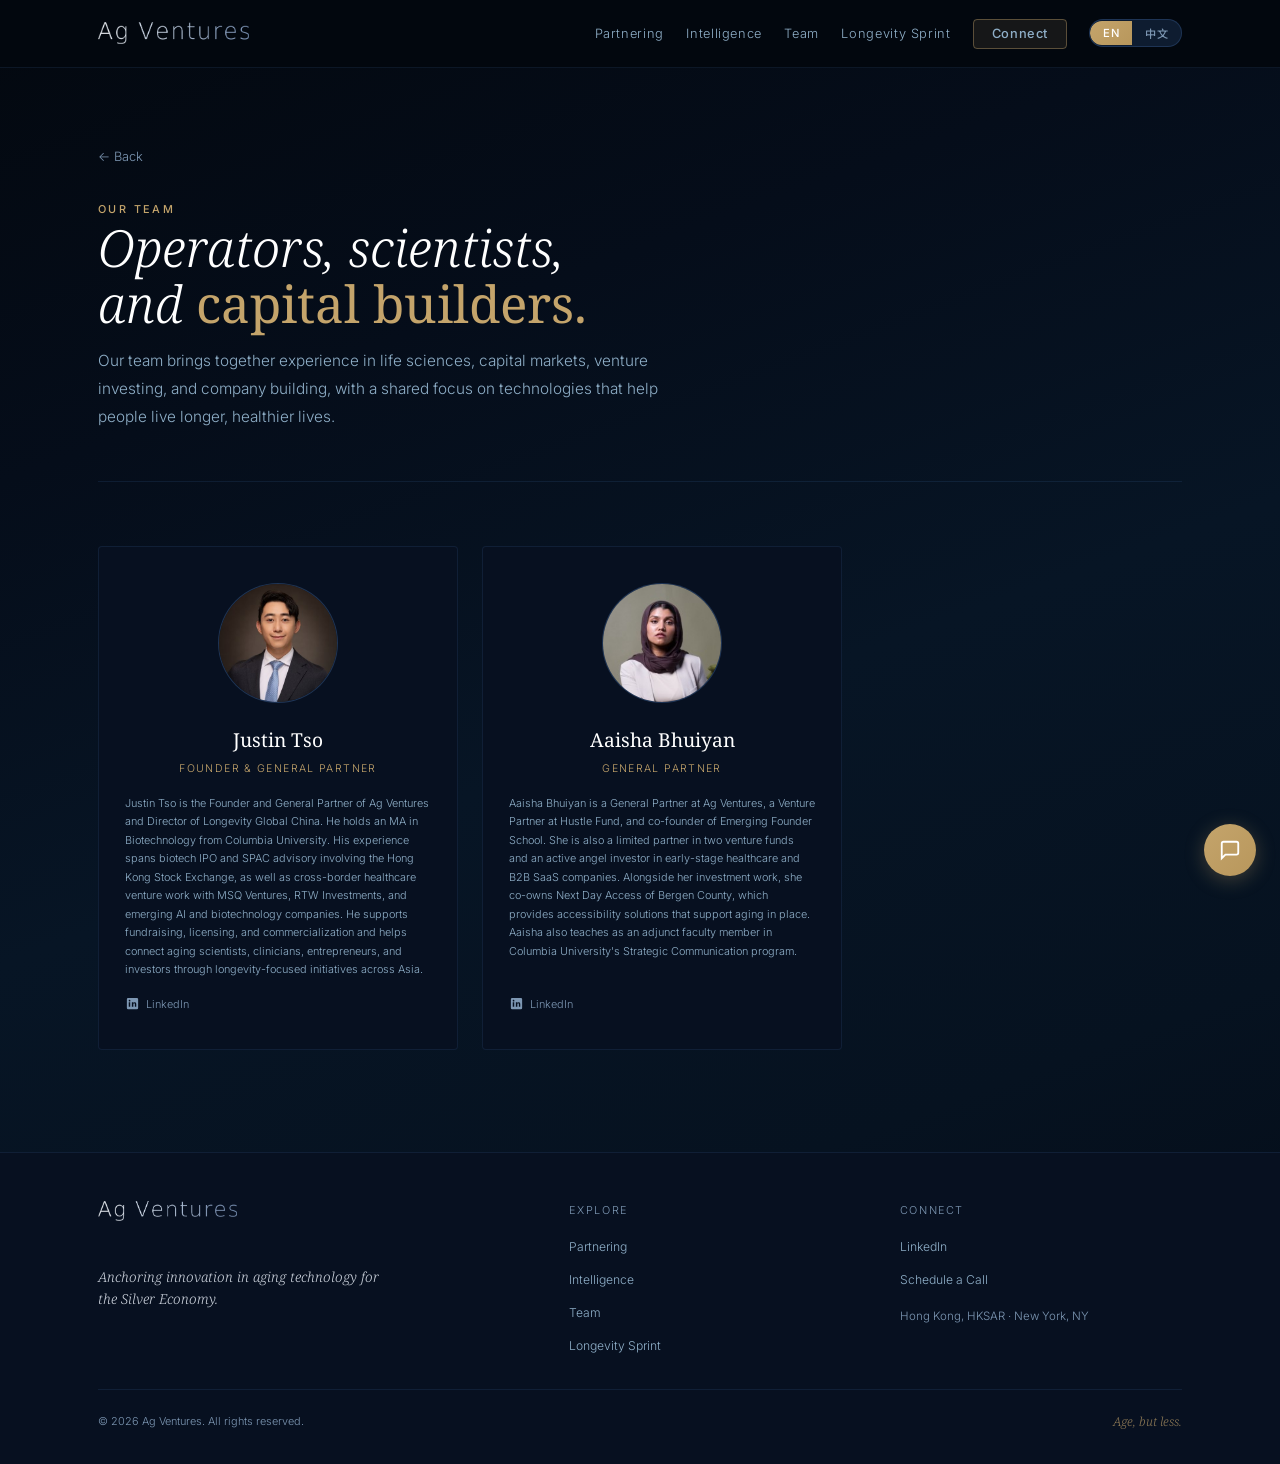
<file: team.html>
<!DOCTYPE html>
<html lang="en" data-lang="en" style="visibility:visible">
<head>
  <meta charset="UTF-8"/><meta name="viewport" content="width=device-width, initial-scale=1.0"/>
  <title>Team — Ag Ventures</title>
  <meta name="description" content="The Ag Ventures team, with experience across life sciences, capital markets, venture investing and company building."/>
  <link rel="icon" type="image/png" href="[data-uri]"/>
  <link rel="preconnect" href="https://fonts.googleapis.com"/>
  <link rel="preconnect" href="https://fonts.gstatic.com" crossorigin/>
  <link href="https://fonts.googleapis.com/css2?family=Montserrat:wght@700;800&family=Noto+Serif:ital,wght@0,300;0,400;1,300;1,400&family=Inter:wght@300;400;500;600&family=Noto+Sans+SC:wght@300;400;500&display=swap" rel="stylesheet"/>
  <style>
    /* ── TOKENS ─────────────────────────────────────────── */
    :root{
      --ink:#03080f;--ink-mid:#071020;--ink-soft:#0e1c30;
      --rule:rgba(80,130,200,0.13);--rule-hi:rgba(80,130,200,0.24);
      --text:#e6ecf5;--text-dim:#8fafc8;--text-muted:#7d97b3;
      --gold:#c4a46b;--gold-dim:rgba(196,164,107,0.1);--gold-glow:rgba(196,164,107,0.04);
      --blue-acc:#3a7bd5;--blue-dim:rgba(58,123,213,0.12);
      --grad:linear-gradient(135deg,#c4a46b 0%,#b8975c 100%);
      --grad-hover:linear-gradient(135deg,#d0b078 0%,#c4a46b 100%);
      --grad-border:rgba(196,164,107,0.4);
      --teal:#c4a46b;--teal-dim:rgba(196,164,107,0.1);
      --serif:'Noto Serif',Georgia,serif;
      --sans:'Inter','Noto Sans SC',system-ui,sans-serif;
      --fs-hero:clamp(2.4rem,5vw,4.8rem);--fs-h2:clamp(1.5rem,2.6vw,2.3rem);
      --fs-body:clamp(.88rem,1vw,.97rem);--fs-sm:.8rem;--fs-xs:.68rem;
      --max:1180px;--gap:clamp(1.5rem,4vw,3rem);--r:4px;
    }
    *,*::before,*::after{box-sizing:border-box;margin:0;padding:0}
    html{scroll-behavior:smooth}
    body{background:linear-gradient(160deg,#03080f 0%,#050d1a 25%,#071525 50%,#061220 75%,#040b16 100%);background-attachment:scroll;color:var(--text);font-family:var(--sans);font-size:var(--fs-body);font-weight:300;line-height:1.72;-webkit-font-smoothing:antialiased;overflow-x:hidden}
    a{color:inherit;text-decoration:none}
    img{display:block;max-width:100%}
    .wrap{max-width:var(--max);margin:0 auto;padding:0 clamp(1.25rem,5vw,3rem)}
    .label{font-size:var(--fs-xs);font-weight:500;letter-spacing:.22em;text-transform:uppercase;color:var(--teal)}
    .sr{position:absolute;width:1px;height:1px;overflow:hidden;clip:rect(0,0,0,0)}

    /* ── LANGUAGE SWITCH ── */
    [data-lang="zh"] .en{display:none!important}
    [data-lang="en"] .zh{display:none!important}
    /* Prevent flash of hidden content before JS sets data-lang */
    html:not([data-lang]) .en, html:not([data-lang]) .zh{display:revert}
    .lang-btn{
      display:flex;align-items:center;gap:0;
      background:var(--ink-soft);border:1px solid var(--rule-hi);
      border-radius:20px;overflow:hidden;padding:0;cursor:pointer;
    }
    .lang-opt{
      padding:.32rem .8rem;font-size:.7rem;font-weight:500;letter-spacing:.06em;
      border:none;background:none;color:var(--text-muted);cursor:pointer;
      font-family:var(--sans);transition:all .2s;
    }
    .lang-opt.active{background:var(--grad);color:#fff;}
    .lang-opt:first-child{border-radius:20px 0 0 20px}
    .lang-opt:last-child{border-radius:0 20px 20px 0}

    /* ── NAV ── */
    nav{position:fixed;top:0;left:0;right:0;z-index:200;border-bottom:1px solid transparent;transition:background .3s,border-color .3s}
    nav.on{background:rgba(3,8,15,.97);backdrop-filter:blur(14px);border-color:var(--rule)}
    /* interior pages have no hero behind the bar — keep it solid from the top */
    nav.solid{background:rgba(3,8,15,.97);backdrop-filter:blur(14px);border-color:var(--rule)}
    .nav-row{max-width:var(--max);margin:0 auto;padding:1.2rem clamp(1.25rem,5vw,3rem);display:flex;align-items:center;justify-content:space-between;gap:1rem}
    .nav-logo{display:flex;align-items:center;gap:.7rem;flex-shrink:0}
    .nav-logo img{height:26px;width:auto;object-fit:contain}
    .nav-word{font-size:.72rem;font-weight:400;letter-spacing:.05em;color:var(--text-dim);font-family:var(--serif)}
    /* ── LOGO WORDMARK (brand-book gold gradient) ── */
    .logo-word{font-family:'Montserrat',sans-serif;font-weight:800;font-size:1.4rem;letter-spacing:-.01em;background:linear-gradient(to bottom,#f0d696 0%,#d4b478 32%,#c8c8cd 55%,#8a8a92 74%,#2a2a30 100%);-webkit-background-clip:text;-webkit-text-fill-color:transparent;background-clip:text;line-height:1}
    .hero-logo-word{font-family:'Montserrat',sans-serif;font-weight:800;font-size:clamp(2rem,4vw,3rem);letter-spacing:-.02em;background:linear-gradient(to bottom,#f4dca0 0%,#d8b87c 34%,#d0d0d6 58%,#9a9aa2 78%,#4a4a52 100%);-webkit-background-clip:text;-webkit-text-fill-color:transparent;background-clip:text;line-height:1;display:inline-block}

    .nav-right{display:flex;align-items:center;gap:1.4rem}
    .nav-links{display:flex;align-items:center;gap:1.4rem;list-style:none}
    .nav-links a{font-size:var(--fs-sm);color:var(--text-dim);letter-spacing:.05em;transition:color .2s}
    .nav-links a:hover{color:var(--text)}
    .nav-cta{font-size:var(--fs-sm);font-weight:500;letter-spacing:.08em;padding:.4rem 1.1rem;border:1px solid var(--grad-border);color:#4db8a8;border-radius:var(--r);transition:all .25s;background:var(--teal-dim)}
    .nav-cta:hover{background:var(--grad);color:#fff;border-color:transparent}

    /* ── HERO ── */
    #hero{min-height:100vh;min-height:-webkit-fill-available;min-height:100svh;display:flex;flex-direction:column;justify-content:flex-end;padding-bottom:clamp(4rem,9vw,7rem);position:relative;overflow:hidden;background:#03080f}
    /* wave canvas replaces hero-grid */
    .hero-map{position:absolute;right:-3%;top:50%;transform:translateY(-50%);width:clamp(280px,44vw,580px);opacity:.055;z-index:0;pointer-events:none}
    .hero-content{position:relative;z-index:1}
    .hero-logo-wrap{margin-bottom:2rem}
    .hero-logo-img{height:clamp(34px,5vw,52px);width:auto;object-fit:contain;opacity:.95}
    .hero-eye{display:flex;align-items:center;gap:.9rem;margin-bottom:2rem}
    .hero-eye-line{width:36px;height:1px;background:var(--teal)}
    h1.hero-h{font-family:var(--serif);font-size:var(--fs-hero);font-weight:300;font-style:italic;line-height:1.08;color:#fff;max-width:820px;margin-bottom:1.5rem}
    h1.hero-h.zh-headline{font-style:normal;font-family:var(--sans);font-weight:300;letter-spacing:.03em}
    h1.hero-h strong{font-style:normal;font-weight:400;color:var(--gold)}
    .hero-sub{font-size:clamp(.9rem,1.3vw,1.07rem);font-weight:300;color:var(--text-dim);max-width:520px;line-height:1.82;margin-bottom:1.4rem}
    .hero-paths{display:flex;gap:1rem;flex-wrap:wrap;margin-bottom:3.5rem}
    .path-card{flex:1;min-width:200px;padding:1.2rem 1.4rem;border-radius:var(--r);cursor:pointer;transition:all .25s;text-align:left;font-family:var(--sans);border:1px solid var(--rule-hi)}
    .path-card.primary{background:var(--grad);border-color:transparent;color:#fff}
    .path-card.primary:hover{background:var(--grad-hover);transform:translateY(-1px)}
    .path-card.secondary{background:var(--blue-dim);border-color:rgba(58,123,213,.3);color:var(--text)}
    .path-card.secondary:hover{background:rgba(58,123,213,.2);border-color:rgba(58,123,213,.5)}
    .path-card-label{font-size:.67rem;font-weight:500;letter-spacing:.16em;text-transform:uppercase;margin-bottom:.4rem;opacity:.7}
    .path-card-main{font-size:.92rem;font-weight:500;line-height:1.3}
    .path-card-sub{font-size:.72rem;margin-top:.3rem;opacity:.65;line-height:1.4}
    .hero-stats{padding-top:2rem;border-top:1px solid var(--rule);display:grid;grid-template-columns:repeat(4,1fr);max-width:680px}
    .hstat{padding:.8rem 1.2rem .8rem 0}
    .hstat-num{font-family:var(--serif);font-size:clamp(1.4rem,2.4vw,2rem);font-weight:300;color:#fff;line-height:1}
    .hstat-num span{background:var(--grad);-webkit-background-clip:text;-webkit-text-fill-color:transparent;background-clip:text}
    .hstat-lbl{font-size:.64rem;letter-spacing:.1em;text-transform:uppercase;color:var(--text-dim);margin-top:.3rem;opacity:.7}


    /* ── HEADLINE WORD REVEAL ── */
    .word-reveal{
      display:inline-block;
      opacity:0;
      transform:translateY(20px);
      animation:word-up .7s cubic-bezier(.22,1,.36,1) forwards;
      animation-delay:calc(var(--d) * 0.09s + 0.2s);
    }
    .word-grad strong{
      color:var(--gold);
      font-weight:400;
    }
    @keyframes word-up{
      0%{opacity:0;transform:translateY(24px)}
      60%{opacity:1}
      100%{opacity:1;transform:translateY(0)}
    }

    /* ── CURSOR BLINK after headline ── */
    #hero-headline::after{
      content:'|';
      display:inline-block;
      color:var(--teal);
      opacity:0;
      animation:blink-in 0.4s ease 0.95s forwards, blink 1.1s step-end 1.35s 4;
      margin-left:3px;
      font-weight:300;
      font-style:normal;
    }
    @keyframes blink-in{to{opacity:1}}
    @keyframes blink{0%,100%{opacity:1}50%{opacity:0}}

    /* ── TEAL GLOW on hero bg ── */
    .hero-bg{position:absolute;inset:0;z-index:0;
      background:
        radial-gradient(ellipse 90% 65% at 65% 15%,rgba(15,60,140,.25) 0%,transparent 65%),
        radial-gradient(ellipse 55% 75% at 5% 90%,rgba(10,100,100,.15) 0%,transparent 60%),
        radial-gradient(ellipse 40% 35% at 30% 40%,rgba(13,100,100,.08) 0%,transparent 55%);
    }

    /* ── SECTION ── */
    section{padding:clamp(3.5rem,7vw,7rem) 0}
    .sec-hd{margin-bottom:clamp(2rem,4vw,4rem)}
    .sec-hd .label{margin-bottom:.8rem}
    .sec-title{font-family:var(--serif);font-size:var(--fs-h2);font-weight:300;line-height:1.16;color:#fff;max-width:580px}
    .sec-title.zh-title{font-family:var(--sans);font-style:normal;font-weight:300;letter-spacing:.02em}
    .sec-title em{font-style:italic;color:var(--gold)}

    /* ── WHO WE SERVE ── */
    #serve{background:var(--ink-mid);border-top:1px solid var(--rule);border-bottom:1px solid var(--rule);scroll-margin-top:60px}
    .serve-grid{display:grid;grid-template-columns:repeat(3,1fr);gap:1px;background:var(--rule);border:1px solid var(--rule);border-radius:var(--r);overflow:hidden}
    .serve-card{background:var(--ink-mid);padding:2rem 1.8rem;transition:background .2s}
    .serve-card:hover{background:var(--ink-soft)}
    .serve-icon{font-size:1.6rem;margin-bottom:1rem}
    .serve-title{font-size:.95rem;font-weight:500;color:#fff;margin-bottom:.5rem}
    .serve-body{font-size:var(--fs-sm);color:var(--text-dim);line-height:1.75}
    .serve-cta{margin-top:1rem;display:inline-flex;align-items:center;gap:.4rem;font-size:.72rem;letter-spacing:.08em;text-transform:uppercase;color:var(--teal);font-weight:500}
    .serve-cta svg{width:12px;height:12px;stroke:currentColor;fill:none;stroke-width:2}

    /* ── IMPACT ── */
    #impact{background:var(--ink);border-bottom:1px solid var(--rule)}
    .impact-nums{display:grid;grid-template-columns:repeat(4,1fr);gap:1px;background:var(--rule);border:1px solid var(--rule);border-radius:var(--r);overflow:hidden;margin-bottom:3rem}
    .impact-num-card{background:var(--ink);padding:2rem 1.8rem}
    .impact-val{font-family:var(--serif);font-size:clamp(2rem,3.5vw,3rem);font-weight:300;color:#fff;line-height:1}
    .impact-val span{color:var(--gold)}
    .impact-label{font-size:.7rem;letter-spacing:.1em;text-transform:uppercase;color:var(--text-dim);margin-top:.5rem;line-height:1.5}
    .impact-src{font-size:.62rem;color:var(--text-muted);margin-top:.25rem}

    /* ── THESIS ── */
    #thesis{background:var(--ink-mid);border-top:1px solid var(--rule);border-bottom:1px solid var(--rule)}
    .thesis-2col{display:grid;grid-template-columns:1fr 1fr;gap:var(--gap);align-items:start}
    .thesis-body{font-size:clamp(.92rem,1.15vw,1.02rem);color:var(--text);line-height:1.82;opacity:.85}
    .thesis-body p+p{margin-top:1.1em}
    .thesis-body strong{color:#fff;font-weight:400;opacity:1}
    .thesis-pull{font-family:var(--sans);font-style:italic;font-size:clamp(1.1rem,1.6vw,1.45rem);font-weight:300;line-height:1.45;color:var(--text);border-left:2px solid var(--gold);padding-left:1.4rem;margin-bottom:2rem}
    .thesis-pull.zh-pull{font-family:var(--sans);font-style:normal;font-size:clamp(1rem,1.4vw,1.25rem)}
    .tags{display:flex;flex-wrap:wrap;gap:.4rem;margin-top:2rem}
    .tag{font-size:.66rem;letter-spacing:.1em;text-transform:uppercase;padding:.28rem .72rem;border:1px solid var(--rule-hi);color:var(--text-muted);border-radius:20px}
    .force-3{display:grid;grid-template-columns:repeat(3,1fr);gap:1px;background:var(--rule);border:1px solid var(--rule);border-radius:var(--r);overflow:hidden;margin-top:2.5rem}
    .force-card{background:var(--ink-mid);padding:1.6rem 1.4rem}
    .force-icon{font-size:1.3rem;margin-bottom:.8rem}
    .force-title{font-size:.85rem;font-weight:500;color:#fff;margin-bottom:.35rem}
    .force-body{font-size:var(--fs-sm);color:var(--text);line-height:1.72;opacity:.8}

    /* ── SERVICES ── */
    #services{background:var(--ink)}
    .svc-tabs{display:flex;gap:.5rem;flex-wrap:wrap;margin-bottom:2.5rem;border-bottom:1px solid var(--rule);padding-bottom:0}
    .svc-tab{font-size:var(--fs-sm);font-weight:400;letter-spacing:.05em;padding:.65rem 1.1rem;border:none;background:none;color:var(--text-muted);cursor:pointer;border-bottom:2px solid transparent;margin-bottom:-1px;transition:color .2s,border-color .2s;font-family:var(--sans)}
    .svc-tab:hover{color:var(--text)}
    .svc-tab.active{color:var(--teal);border-bottom-color:var(--teal)}
    .svc-panel{display:none}
    .svc-panel.active{display:grid;grid-template-columns:1fr 1fr;gap:var(--gap);align-items:start}
    .svc-badge{display:inline-flex;align-items:center;gap:.5rem;font-size:var(--fs-xs);letter-spacing:.15em;text-transform:uppercase;color:var(--teal);margin-bottom:1.1rem}
    .svc-badge-dot{width:6px;height:6px;background:var(--teal);border-radius:50%}
    .svc-h{font-family:var(--serif);font-size:clamp(1.4rem,2vw,1.9rem);font-weight:300;color:#fff;line-height:1.2;margin-bottom:.9rem}
    .svc-h.zh-h{font-family:var(--sans);font-style:normal;font-weight:300}
    .svc-intro{font-size:clamp(.88rem,1.1vw,.98rem);color:var(--text-dim);line-height:1.8;margin-bottom:1.6rem}
    .svc-acc-btn{display:flex;align-items:center;justify-content:space-between;width:100%;background:none;border:none;border-top:1px solid var(--rule);padding:.65rem 0;font-family:var(--sans);font-size:var(--fs-xs);font-weight:500;letter-spacing:.16em;text-transform:uppercase;color:var(--text-muted);cursor:pointer;margin-bottom:0;transition:color .2s}
    .svc-acc-btn:hover{color:var(--text-dim)}
    .svc-acc-btn.open{color:var(--teal)}
    .svc-acc-btn.open .svc-acc-arr{transform:rotate(90deg)}
    .svc-acc-arr{transition:transform .25s;font-size:.7rem;margin-left:.5rem}
    .svc-acc-body{max-height:0;overflow:hidden;transition:max-height .35s ease}
    .svc-del-list{list-style:none;display:flex;flex-direction:column;gap:.45rem;margin-bottom:1.5rem;padding-top:.5rem}
    .svc-del-list li{font-size:var(--fs-sm);color:var(--text);display:flex;align-items:flex-start;gap:.6rem;line-height:1.6}
    .svc-del-list li::before{content:'→';color:var(--teal);font-size:.7rem;margin-top:.2rem;flex-shrink:0}
    .svc-pills{display:flex;flex-wrap:wrap;gap:.4rem}
    .pill{font-size:.65rem;letter-spacing:.08em;text-transform:uppercase;padding:.2rem .65rem;background:var(--teal-dim);color:var(--teal);border-radius:20px}
    .svc-card{background:var(--ink-mid);border:1px solid var(--rule);border-radius:var(--r);overflow:hidden}
    .svc-card-head{padding:1.3rem 1.5rem;border-bottom:1px solid var(--rule);background:rgba(13,158,140,0.04)}
    .svc-card-head-label{font-size:var(--fs-xs);letter-spacing:.14em;text-transform:uppercase;color:var(--text-muted);margin-bottom:.3rem}
    .svc-card-head-val{font-family:var(--serif);font-size:clamp(1.2rem,1.8vw,1.6rem);font-weight:300;color:#fff}
    .svc-card-body{padding:1.3rem 1.5rem}
    .svc-row{display:flex;justify-content:space-between;align-items:baseline;padding:.5rem 0;border-bottom:1px solid var(--rule);font-size:var(--fs-sm)}
    .svc-row:last-child{border-bottom:none}
    .svc-row-k{color:var(--text-dim);font-size:.7rem}
    .svc-row-v{color:var(--text);font-weight:500;text-align:right;max-width:55%}

    /* ── TEAM GRID ── */
    #advisors{background:var(--ink-mid);border-top:1px solid var(--rule);border-bottom:1px solid var(--rule)}
    .adv-grid{display:grid;grid-template-columns:repeat(2,1fr);gap:1px;background:var(--rule);border:1px solid var(--rule);border-radius:var(--r);overflow:hidden}
    .adv-card{background:var(--ink-mid);padding:1.7rem;display:flex;gap:1.1rem;align-items:flex-start;transition:background .2s}
    .adv-card:hover{background:var(--ink-soft)}
    .adv-photo{width:54px;height:54px;border-radius:50%;overflow:hidden;flex-shrink:0;background:var(--ink-soft);border:1px solid var(--rule-hi)}
    .adv-photo img{width:100%;height:100%;object-fit:cover}
    .adv-init{width:54px;height:54px;border-radius:50%;background:var(--ink-soft);border:1px solid var(--rule-hi);display:flex;align-items:center;justify-content:center;font-family:var(--serif);font-size:1rem;font-style:italic;color:var(--teal);font-weight:300;flex-shrink:0}
    .adv-name{font-size:.87rem;font-weight:500;color:#fff;margin-bottom:.12rem}
    .adv-title{font-size:.74rem;color:var(--text-dim);line-height:1.5}

    /* ── GEO SWITCHER ── */
    #china{background:var(--ink);border-top:1px solid var(--rule);border-bottom:1px solid var(--rule)}
    .geo-layout{display:grid;grid-template-columns:1fr 340px;gap:var(--gap);align-items:start}
    .geo-map-wrap{background:var(--ink-mid);border:1px solid var(--rule);border-radius:var(--r);overflow:hidden}
    .geo-map-wrap svg{width:100%;display:block}
    .land{fill:var(--ink-soft);stroke:rgba(80,130,200,0.18);stroke-width:.5}
    .geo-panel{display:flex;flex-direction:column;gap:.9rem}
    .geo-panel-head{background:var(--ink-mid);border:1px solid var(--rule);border-radius:var(--r);padding:1.2rem 1.3rem}
    .geo-panel-title{font-size:1.05rem;font-weight:500;color:#fff;margin-bottom:.15rem}
    .geo-panel-sub{font-size:var(--fs-sm);color:var(--text-dim);margin-top:.15rem}
    .geo-stats{display:grid;grid-template-columns:1fr 1fr;gap:.5rem}
    .geo-stat{background:var(--ink-mid);border:1px solid var(--rule);border-radius:var(--r);padding:.9rem 1rem}
    .geo-stat-val{font-family:var(--serif);font-size:clamp(1.3rem,1.8vw,1.7rem);font-weight:300;color:#fff;line-height:1}
    .geo-stat-val span{color:var(--gold)}
    .geo-stat-label{font-size:.68rem;letter-spacing:.06em;color:var(--text-dim);margin-top:.3rem;line-height:1.4}
    .geo-opps{background:var(--ink-mid);border:1px solid var(--rule);border-radius:var(--r);padding:1rem 1.2rem}
    .geo-opps-title{font-size:var(--fs-xs);letter-spacing:.14em;text-transform:uppercase;color:var(--text-muted);margin-bottom:.7rem}
    .geo-opp{display:flex;align-items:flex-start;gap:.6rem;padding:.4rem 0;border-bottom:1px solid var(--rule)}
    .geo-opp:last-child{border-bottom:none;padding-bottom:0}
    .geo-opp-dot{width:5px;height:5px;border-radius:50%;background:var(--teal);flex-shrink:0;margin-top:.38rem}
    .geo-opp-text{font-size:var(--fs-sm);color:var(--text-dim);line-height:1.55}
    .geo-opp-text strong{color:var(--text);font-weight:500}
    .geo-region-btns{display:flex;gap:.5rem;flex-wrap:wrap;margin-bottom:1.5rem}
    .geo-rbtn{background:none;border:1px solid var(--rule);color:var(--text-muted);font-family:var(--sans);font-size:var(--fs-sm);padding:.4rem .95rem;border-radius:20px;cursor:pointer;transition:all .2s}
    .geo-rbtn:hover{border-color:var(--rule-hi);color:var(--text-dim)}
    .geo-rbtn.active{background:var(--teal-dim);border-color:rgba(13,158,140,.35);color:var(--teal)}

    /* ── NEWS ── */
    #news{background:var(--ink-mid);border-bottom:1px solid var(--rule)}
    .news-grid{display:grid;grid-template-columns:repeat(3,1fr);gap:1.2rem}
    .news-card{display:block;background:var(--ink);border:1px solid var(--rule);border-radius:var(--r);overflow:hidden;transition:border-color .2s;cursor:pointer}
    .news-card:hover{border-color:var(--rule-hi)}
    .news-card-img{height:130px;background:var(--ink-soft);display:flex;align-items:center;justify-content:center;overflow:hidden;position:relative}
    .news-card-img-placeholder{font-size:2rem;opacity:.3}
    .news-card-tag{position:absolute;top:.7rem;left:.7rem;font-size:.6rem;letter-spacing:.12em;text-transform:uppercase;padding:.18rem .55rem;background:var(--gold-dim);color:var(--teal);border-radius:20px;border:1px solid rgba(196,164,107,.2)}
    .news-card-body{padding:1.2rem}
    .news-card-date{font-size:.65rem;letter-spacing:.1em;text-transform:uppercase;color:var(--text-muted);margin-bottom:.5rem}
    .news-card-title{font-size:.87rem;font-weight:500;color:#fff;line-height:1.4;margin-bottom:.5rem}
    .news-card-excerpt{font-size:.76rem;color:var(--text-dim);line-height:1.65}
    .news-more{display:inline-flex;align-items:center;gap:.4rem;font-size:.72rem;letter-spacing:.1em;text-transform:uppercase;color:var(--teal);margin-top:2rem;font-weight:500}
    .news-more svg{width:12px;height:12px;stroke:currentColor;fill:none;stroke-width:2}

    /* ── PRESENCE ── */
    #presence{background:var(--ink);border-top:1px solid var(--rule);border-bottom:1px solid var(--rule)}
    .presence-2col{display:grid;grid-template-columns:1fr 1fr;gap:var(--gap);align-items:start}
    .map-frame{border-radius:var(--r);overflow:hidden;border:1px solid var(--rule);background:var(--ink-soft)}
    .map-frame img{width:100%;display:block;opacity:.7}
    .geo-list{display:flex;flex-direction:column;gap:1.1rem}
    .geo-item{padding-bottom:1.1rem;border-bottom:1px solid var(--rule)}
    .geo-item:last-child{border-bottom:none;padding-bottom:0}
    .geo-name{font-size:.87rem;font-weight:500;color:#fff;margin-bottom:.22rem}
    .geo-desc{font-size:var(--fs-sm);color:var(--text-dim);line-height:1.68}

    /* ── CONTACT ── */
    #contact{background:var(--ink-mid);border-top:1px solid var(--rule)}
    .contact-2col{display:grid;grid-template-columns:1fr 1fr;gap:var(--gap);align-items:start}
    .contact-paths{display:flex;flex-direction:column;gap:.8rem;margin-top:1.5rem;margin-bottom:1.5rem}
    .contact-path{display:flex;align-items:flex-start;gap:1rem;padding:1.1rem 1.2rem;border:1px solid var(--rule);border-radius:var(--r);transition:border-color .2s,background .2s;cursor:pointer;background:transparent;font-family:var(--sans);text-align:left;width:100%;text-decoration:none}
    .contact-path:hover{border-color:var(--rule-hi);background:var(--ink-mid)}
    .contact-path-icon{font-size:1.2rem;flex-shrink:0;margin-top:.05rem}
    .contact-path-title{font-size:.85rem;font-weight:500;color:#fff;margin-bottom:.15rem}
    .contact-path-sub{font-size:.73rem;color:var(--text-dim);line-height:1.5}
    .contact-links{display:flex;flex-direction:column;gap:.65rem;margin-top:1.5rem}
    .contact-link{display:flex;align-items:center;gap:.7rem;font-size:var(--fs-sm);color:var(--text-dim);transition:color .2s}
    .contact-link:hover{color:var(--teal)}
    .contact-link svg{width:13px;height:13px;stroke:currentColor;fill:none;stroke-width:1.5;flex-shrink:0}
    .cf{background:var(--ink);border:1px solid var(--rule);border-radius:var(--r);padding:clamp(1.4rem,2.5vw,2.2rem)}
    .fg{margin-bottom:1rem}
    .fl{display:block;font-size:var(--fs-xs);letter-spacing:.14em;text-transform:uppercase;color:var(--text-muted);margin-bottom:.4rem}
    .fi,.fta,.fsel{width:100%;background:var(--ink-mid);border:1px solid var(--rule-hi);color:var(--text);font-family:var(--sans);font-size:var(--fs-sm);font-weight:300;padding:.68rem .9rem;border-radius:var(--r);outline:none;transition:border-color .2s;appearance:none}
    .fi:focus,.fta:focus,.fsel:focus{border-color:var(--teal)}
    .fi::placeholder,.fta::placeholder{color:var(--text-muted)}
    .fta{resize:vertical;min-height:95px}
    .fr{display:grid;grid-template-columns:1fr 1fr;gap:.9rem}
    .fsub{width:100%;padding:.78rem;background:var(--grad);color:#fff;font-family:var(--sans);font-size:var(--fs-sm);font-weight:500;letter-spacing:.08em;border:none;border-radius:var(--r);cursor:pointer;transition:opacity .2s}
    .fsub:hover{opacity:.88}
    .fnote{font-size:.68rem;color:var(--text-muted);text-align:center;margin-top:.65rem}

    /* ── FOOTER ── */
    footer{background:var(--ink-mid);border-top:1px solid var(--rule);padding:3rem 0 2rem}
    .footer-main{display:grid;grid-template-columns:1.5fr 1fr 1fr;gap:3rem;align-items:start;margin-bottom:2rem}
    .footer-italic{font-family:var(--serif);font-style:italic;font-size:.77rem;color:var(--teal);opacity:.7}
    .footer-brand{font-family:'Montserrat',sans-serif;font-weight:800;font-size:1.6rem;letter-spacing:-.01em;background:linear-gradient(to bottom,#f0d696,#d4b478 34%,#c8c8cd 58%,#8a8a92 78%,#3a3a42);-webkit-background-clip:text;-webkit-text-fill-color:transparent;background-clip:text;margin-bottom:1rem;display:inline-block}
    .footer-offices{display:flex;flex-wrap:wrap;gap:1.5rem;margin-top:1rem}
    .footer-office{font-size:.72rem;color:var(--text-muted);line-height:1.6}
    .footer-office strong{display:block;color:var(--text-dim);font-weight:500;font-size:.7rem;letter-spacing:.08em;text-transform:uppercase;margin-bottom:.15rem}
    .footer-col-title{font-size:var(--fs-xs);letter-spacing:.15em;text-transform:uppercase;color:var(--text-muted);margin-bottom:.9rem}
    .footer-links{list-style:none;display:flex;flex-direction:column;gap:.55rem}
    .footer-links a{font-size:.76rem;color:var(--text-dim);transition:color .2s}
    .footer-links a:hover{color:var(--text)}
    .footer-bottom{padding-top:1.3rem;border-top:1px solid var(--rule);display:flex;align-items:center;justify-content:space-between;flex-wrap:wrap;gap:.8rem}
    .footer-copy{font-size:.68rem;color:var(--text-muted)}

    /* ── AI CHATBOT ── */
    #chatbot{position:fixed;bottom:1.5rem;right:1.5rem;z-index:300}
    .chat-bubble{width:52px;height:52px;background:var(--grad);border-radius:50%;display:flex;align-items:center;justify-content:center;cursor:pointer;box-shadow:0 4px 20px rgba(196,164,107,.3);transition:transform .2s;border:none}
    .chat-bubble:hover{transform:scale(1.08)}
    .chat-bubble svg{width:22px;height:22px;stroke:#fff;fill:none;stroke-width:2}
    .chat-window{position:absolute;bottom:65px;right:0;width:320px;background:var(--ink-mid);border:1px solid var(--rule-hi);border-radius:12px;overflow:hidden;display:none;flex-direction:column;box-shadow:0 16px 48px rgba(0,0,0,.5)}
    .chat-window.open{display:flex}
    .chat-head{padding:1rem 1.2rem;background:var(--ink-soft);border-bottom:1px solid var(--rule);display:flex;align-items:center;justify-content:space-between}
    .chat-head-info{display:flex;align-items:center;gap:.7rem}
    .chat-avatar{width:32px;height:32px;border-radius:50%;background:var(--gold-dim);border:1px solid rgba(196,164,107,.3);display:flex;align-items:center;justify-content:center;font-size:.9rem}
    .chat-name{font-size:.82rem;font-weight:500;color:#fff}
    .chat-status{font-size:.65rem;color:var(--teal)}
    .chat-close{background:none;border:none;cursor:pointer;color:var(--text-muted);font-size:1.1rem;padding:.2rem;line-height:1}
    .chat-msgs{height:240px;overflow-y:auto;padding:1rem;display:flex;flex-direction:column;gap:.8rem}
    .msg{max-width:85%;padding:.65rem .9rem;border-radius:10px;font-size:.78rem;line-height:1.55}
    .msg.bot{background:var(--ink-soft);color:var(--text);align-self:flex-start;border:1px solid var(--rule)}
    .msg.user{background:var(--grad);color:var(--ink);align-self:flex-end}
    .chat-options{padding:.6rem 1rem;display:flex;flex-direction:column;gap:.4rem;border-top:1px solid var(--rule)}
    .chat-opt{background:none;border:1px solid var(--rule-hi);color:var(--text-dim);font-family:var(--sans);font-size:.72rem;padding:.45rem .8rem;border-radius:20px;cursor:pointer;text-align:left;transition:all .2s}
    .chat-opt:hover{border-color:var(--teal);color:var(--teal);background:var(--teal-dim)}
    .chat-input-row{display:flex;gap:.5rem;padding:.8rem 1rem;border-top:1px solid var(--rule)}
    .chat-input{flex:1;background:var(--ink);border:1px solid var(--rule-hi);color:var(--text);font-family:var(--sans);font-size:.76rem;padding:.5rem .75rem;border-radius:6px;outline:none}
    .chat-send{background:var(--grad);border:none;color:var(--ink);padding:.5rem .8rem;border-radius:6px;cursor:pointer;font-size:.8rem;font-weight:500}

    /* ── REVEAL ── */
    .rv{opacity:0;transform:translateY(16px);transition:opacity .6s ease,transform .6s ease}
    .rv.in{opacity:1;transform:none}
    .d1{transition-delay:.1s}.d2{transition-delay:.2s}.d3{transition-delay:.3s}


    /* ── MOBILE HAMBURGER ── */
    .nav-hamburger{display:none;flex-direction:column;gap:4px;background:none;border:none;cursor:pointer;padding:8px;z-index:210}
    .nav-hamburger span{display:block;width:22px;height:2px;background:var(--text);transition:all .3s}
    .nav-hamburger.open span:nth-child(1){transform:translateY(6px) rotate(45deg)}
    .nav-hamburger.open span:nth-child(2){opacity:0}
    .nav-hamburger.open span:nth-child(3){transform:translateY(-6px) rotate(-45deg)}
    .mobile-menu{display:none;position:fixed;top:0;right:0;bottom:0;width:min(78vw,320px);background:var(--ink-mid);border-left:1px solid var(--rule-hi);z-index:205;flex-direction:column;padding:5rem 2rem 2rem;transform:translateX(100%);transition:transform .35s cubic-bezier(.4,0,.2,1);gap:.4rem}
    .mobile-menu.open{transform:translateX(0)}
    .mobile-menu a{font-family:var(--serif);font-size:1.1rem;font-weight:500;color:var(--text);padding:.9rem 0;border-bottom:1px solid var(--rule);letter-spacing:-.01em}
    .mobile-menu a:last-of-type{border-bottom:none}
    .mobile-menu-backdrop{display:none;position:fixed;inset:0;background:rgba(1,4,8,.6);backdrop-filter:blur(3px);z-index:204}
    .mobile-menu-backdrop.open{display:block}

    /* ── RESPONSIVE ── */
    @media(max-width:900px){
      .thesis-2col,.presence-2col,.contact-2col{grid-template-columns:1fr}
      .svc-panel.active{grid-template-columns:1fr}
      .serve-grid,.force-3{grid-template-columns:1fr}
      .impact-nums{grid-template-columns:repeat(2,1fr)}
      .news-grid{grid-template-columns:1fr 1fr}
      .adv-grid{grid-template-columns:1fr}
      .geo-layout{grid-template-columns:1fr}
        .fr{grid-template-columns:1fr}
      .hero-stats{grid-template-columns:repeat(2,1fr)}
      .hero-paths{flex-direction:column}
    }
    @media(max-width:760px){
      .nav-links{display:none}
      .nav-hamburger{display:flex}
      .mobile-menu{display:flex}
      .news-grid{grid-template-columns:1fr}
      .impact-nums{grid-template-columns:1fr 1fr}
      .chat-window{width:290px}
    }
  
    .page-shell{padding:clamp(6rem,12vw,9rem) 0 clamp(4rem,8vw,8rem)}
    .page-header{margin-bottom:clamp(3rem,5vw,5rem);border-bottom:1px solid var(--rule);padding-bottom:clamp(2rem,4vw,4rem)}
    .page-title{font-family:var(--serif);font-size:clamp(2rem,4vw,3.5rem);font-weight:300;font-style:italic;color:#fff;line-height:1.1;margin-bottom:1rem}
    .page-title strong{font-style:normal;font-weight:400;color:var(--gold)}
    .page-sub{font-size:clamp(.9rem,1.2vw,1.05rem);color:var(--text-dim);max-width:560px;line-height:1.8}
    .back-link{display:inline-flex;align-items:center;gap:.4rem;font-size:var(--fs-sm);color:var(--text-muted);margin-bottom:2rem;transition:color .2s}
    .back-link:hover{color:var(--text-dim)}

    /* ── ACCESSIBILITY ── */
    a:focus-visible,button:focus-visible,input:focus-visible,select:focus-visible,textarea:focus-visible{outline:2px solid var(--teal);outline-offset:3px;border-radius:2px}


    /* ══ Ag Ventures wordmark ══
       Embedded as a data URI rather than loaded from /images/. The mark had
       twice disappeared because the file was not present on the deploy, and a
       logo is not worth a dependency on an upload step. One copy per page,
       applied as a background so the three sizes share it. */
    .av-mark{display:inline-block;flex-shrink:0;aspect-ratio:1982/286;
      background-image:url([data-uri]);
      background-repeat:no-repeat;background-position:left center;background-size:contain}
    .av-mark.nav{height:clamp(18px,1.7vw,22px)}
    .av-mark.hero{height:clamp(30px,4.4vw,46px);margin-bottom:.2rem}
    .av-mark.foot{height:20px;margin-bottom:1rem}

    /* The footer columns are fr units, but an fr track cannot shrink below its
       content's min-content width. The wordmark image is ~139px where the old
       text wordmark was ~73px, which pushed the third column off-screen on
       phones. Stack the footer there instead. */
    @media(max-width:760px){ .footer-main{grid-template-columns:1fr;gap:2rem} }

    /* ── Accessibility: visible keyboard focus + skip link ── */
    :focus-visible{outline:2px solid var(--gold);outline-offset:3px;border-radius:2px}
    .skip-link{position:absolute;left:-9999px;top:0;z-index:400;padding:.6rem 1rem;background:var(--gold);color:var(--ink);font-size:var(--fs-sm);font-weight:600;border-radius:0 0 var(--r) 0}
    .skip-link:focus{left:0}
    /* footer tagline — raised from --text-muted for readability on navy */
    /* balanced line breaks so headings never strand a single word */
    .page-title,.sec-title,.pub-title,.evc-title{text-wrap:balance}
    .footer-tagline{font-family:var(--serif);font-style:italic;font-size:.86rem;line-height:1.6;color:var(--text);opacity:.88;max-width:300px}
  </style>

  <style>
    /* auto-fit with a max track so the row still reads well at two members,
       and goes back to three across on its own if more are added */
    .team-grid{display:grid;grid-template-columns:repeat(auto-fit,minmax(280px,360px));gap:1.5rem;margin-top:1rem;align-items:stretch}
    .team-card{display:flex;flex-direction:column;align-items:center;text-align:center;padding:2.2rem 1.6rem;background:var(--ink-mid);border:1px solid var(--rule);border-radius:var(--r);transition:border-color .25s,transform .25s;height:100%}
    .team-card:hover{border-color:var(--rule-hi);transform:translateY(-3px)}
    .team-photo{width:120px;height:120px;border-radius:50%;object-fit:cover;flex-shrink:0;background:var(--ink-soft);border:1px solid var(--rule-hi);margin-bottom:1.3rem}
    .team-photo-fallback{width:120px;height:120px;border-radius:50%;flex-shrink:0;background:var(--ink-soft);border:1px solid var(--rule-hi);margin-bottom:1.3rem;display:flex;align-items:center;justify-content:center;font-family:var(--serif);font-size:2rem;color:var(--gold)}
    .team-info{width:100%;display:flex;flex-direction:column;flex:1}
    .team-name{font-family:var(--serif);font-size:1.2rem;font-weight:400;color:#fff;margin-bottom:.2rem}
    .team-name .zh-sub{font-size:.85rem;color:var(--text-dim);margin-left:.4rem}
    .team-role{font-size:.66rem;letter-spacing:.13em;text-transform:uppercase;color:var(--gold);margin-bottom:1rem}
    .team-bio{font-size:var(--fs-xs);color:var(--text-dim);line-height:1.7;margin-bottom:1rem;text-align:left;flex:1}
    .team-linkedin{display:inline-flex;align-items:center;gap:.4rem;font-size:var(--fs-xs);color:var(--text-muted);transition:color .2s}
    .team-linkedin:hover{color:var(--gold)}
    .team-linkedin svg{width:15px;height:15px}
    @media(max-width:900px){.team-grid{grid-template-columns:repeat(2,1fr)}}
    @media(max-width:600px){.team-grid{grid-template-columns:1fr}}
      /* ══ Chinese typography + mobile layout ══
       One sans stack for all Chinese text: Noto Serif has no CJK glyphs, so serif
       headings were mixing serif Latin with sans Chinese. Native CJK faces first. */
    html[data-lang="zh"] body{line-break:strict}
    html[data-lang="zh"] .zh:not(.footer-italic){font-family:'Inter','PingFang SC','Hiragino Sans GB','Noto Sans SC','Microsoft YaHei',sans-serif!important;font-style:normal!important}
    html[data-lang="zh"] .zh em{font-style:normal!important}
    html[data-lang="zh"] :is(h1,h2,h3).zh{letter-spacing:.01em!important;text-wrap:balance}
    html[data-lang="zh"] :is(.label,.path-card-label,.hstat-lbl,.footer-col-title).zh{letter-spacing:.06em!important}
    html[data-lang="zh"] p.zh{line-height:1.85}
    #chatbot{transition:opacity .25s,transform .25s}
    #chatbot.chat-hidden{opacity:0;pointer-events:none;transform:translateY(10px)}
    @media(max-width:600px){
      html[data-lang="zh"] .hero-h.zh{font-size:clamp(1.7rem,7.6vw,2.4rem)!important;line-height:1.28!important}
      html[data-lang="zh"] .page-title.zh{font-size:clamp(1.55rem,7vw,2.2rem)!important;line-height:1.32!important}
      html[data-lang="zh"] .path-card-label.zh{display:none}
      .path-card{padding:.85rem 1.1rem}
      .hero-paths{gap:.6rem;margin-bottom:2.2rem}
      #chatbot{bottom:.9rem;right:.9rem}
      .chat-bubble{width:44px;height:44px}
      footer{padding-bottom:4.5rem}
    }
  </style>

</head>
<body>
<a class="skip-link" href="#main"><span class="en">Skip to content</span><span class="zh">跳至正文</span></a>
<nav id="nav" class="solid">
  <div class="nav-row">
    <a href="/" class="nav-logo">
      <span class="av-mark nav" role="img" aria-label="Ag Ventures"></span>
      
      
    </a>
    <div class="nav-right">
      <ul class="nav-links">
        <li><a href="/partnering"><span class="en">Partnering</span><span class="zh">合作伙伴</span></a></li>
        <li><a href="/intelligence"><span class="en">Intelligence</span><span class="zh">产业洞察</span></a></li>
        <li><a href="/team"><span class="en">Team</span><span class="zh">团队</span></a></li>
        <li><a href="/longevitysprint"><span class="en">Longevity Sprint</span><span class="zh">Longevity Sprint</span></a></li>
        <li><a href="/#contact" class="nav-cta"><span class="en">Connect</span><span class="zh">联系我们</span></a></li>
      </ul>
      <div class="lang-btn" id="lang-btn">
        <button class="lang-opt active" data-lang="en">EN</button>
        <button class="lang-opt" data-lang="zh">中文</button>
      </div>
      </div>
    <button class="nav-hamburger" id="hamburger" aria-label="Menu"><span></span><span></span><span></span></button>
  </div>
</nav>
<div class="mobile-menu-backdrop" id="mm-backdrop"></div>
<div class="mobile-menu" id="mobile-menu">
  <a href="/partnering"><span class="en">Partnering</span><span class="zh">合作伙伴</span></a>
  <a href="/intelligence"><span class="en">Intelligence</span><span class="zh">产业洞察</span></a>
  <a href="/team"><span class="en">Team</span><span class="zh">团队</span></a>
  <a href="/longevitysprint"><span class="en">Longevity Sprint</span><span class="zh">Longevity Sprint</span></a>
  <a href="/#contact"><span class="en">Connect</span><span class="zh">联系我们</span></a>
</div>

<div class="page-shell" id="main"><div class="wrap">
  <a href="/" class="back-link en">← Back</a><a href="/" class="back-link zh">← 返回</a>
  <div class="page-header rv">
    <p class="label en">Our Team</p>
    <p class="label zh">我们的团队</p>
    <h1 class="page-title en">Operators, scientists,<br>and <strong>capital builders.</strong></h1>
    <h1 class="page-title zh-title zh">连接科学、产业与<strong>资本的团队。</strong></h1>
    <p class="page-sub en">Our team brings together experience in life sciences, capital markets, venture investing, and company building, with a shared focus on technologies that help people live longer, healthier lives.</p>
    <p class="page-sub zh">我们的团队拥有生命科学、创业投资、跨境交易及企业运营等领域的经验，致力于帮助具有潜力的长寿科技项目实现商业化发展。</p>
  </div>

  <div class="team-grid">

    <div class="team-card rv">
      <img class="team-photo" src="[data-uri]" width="360" height="360" alt="Justin Tso" onerror="this.outerHTML='<div class=&quot;team-photo-fallback&quot;>JT</div>'"/>
      <div class="team-info">
        <div class="team-name">Justin Tso</div>
        <div class="team-role en">Founder &amp; General Partner</div>
        <div class="team-role zh">创始人兼管理合伙人</div>
        <p class="team-bio en">Justin Tso is the Founder and General Partner of Ag Ventures and Director of Longevity Global China. He holds an MA in Biotechnology from Columbia University. His experience spans biotech IPO and SPAC advisory involving the Hong Kong Stock Exchange, as well as cross-border healthcare venture work with MSQ Ventures, RTW Investments, and emerging AI and biotechnology companies. He supports fundraising, licensing, and commercialization and helps connect aging scientists, clinicians, entrepreneurs, and investors through longevity-focused initiatives across Asia.</p>
        <p class="team-bio zh">Justin Tso 是 Ag Ventures 创始人兼管理合伙人，同时担任 Longevity Global 中国区总监。他拥有哥伦比亚大学生物技术硕士学位，曾参与香港股票市场生物科技企业上市及 SPAC 相关顾问工作，并与 MSQ Ventures、RTW Investments 等机构及医疗科技企业开展项目合作。他的工作涵盖跨境融资、技术许可及商业化，同时通过行业活动和国际合作，促进亚洲长寿科技领域科研人员、临床专家、创业者与投资人的交流。</p>
        <a class="team-linkedin" href="https://www.linkedin.com/in/justin-tso-a53629157/" target="_blank" rel="noopener">
          <svg viewBox="0 0 24 24" fill="currentColor"><path d="M19 3a2 2 0 0 1 2 2v14a2 2 0 0 1-2 2H5a2 2 0 0 1-2-2V5a2 2 0 0 1 2-2h14zM8.34 17V9.9H6V17h2.34zM7.17 8.86a1.36 1.36 0 1 0 0-2.71 1.36 1.36 0 0 0 0 2.71zM18 17v-3.9c0-2.08-1.11-3.05-2.6-3.05-1.2 0-1.74.66-2.04 1.12V9.9h-2.34c.03.66 0 7.1 0 7.1h2.34v-3.96c0-.21.02-.42.08-.57.16-.42.55-.86 1.19-.86.84 0 1.17.64 1.17 1.57V17H18z"/></svg>
          LinkedIn
        </a>
      </div>
    </div>
    <div class="team-card rv">
      <img class="team-photo" src="[data-uri]" width="200" height="200" alt="Aaisha Bhuiyan" onerror="this.outerHTML='<div class=&quot;team-photo-fallback&quot;>AB</div>'"/>
      <div class="team-info">
        <div class="team-name">Aaisha Bhuiyan</div>
        <div class="team-role en">General Partner</div>
        <div class="team-role zh">管理合伙人</div>
        <p class="team-bio en">Aaisha Bhuiyan is a General Partner at Ag Ventures, a Venture Partner at Hustle Fund, and co-founder of Emerging Founder School. She is also a limited partner in two venture funds and an active angel investor in early-stage healthcare and B2B SaaS companies. Alongside her investment work, she co-owns Next Day Access of Bergen County, which provides accessibility solutions that support aging in place. Aaisha also teaches as an adjunct faculty member in Columbia University's Strategic Communication program.</p>
        <p class="team-bio zh">Aaisha Bhuiyan 是 Ag Ventures 管理合伙人，同时担任 Hustle Fund 创投合伙人，并联合创办 Emerging Founder School。她是两只风险投资基金的有限合伙人，也是医疗健康及 B2B SaaS 领域的早期天使投资人。除投资工作外，她共同经营 Next Day Access of Bergen County，为长者及行动不便人士提供居家无障碍设施与辅助设备，并在哥伦比亚大学战略传播项目担任兼职教师。</p>
        <a class="team-linkedin" href="https://www.linkedin.com/in/aaishabhuiyan/" target="_blank" rel="noopener">
          <svg viewBox="0 0 24 24" fill="currentColor"><path d="M19 3a2 2 0 0 1 2 2v14a2 2 0 0 1-2 2H5a2 2 0 0 1-2-2V5a2 2 0 0 1 2-2h14zM8.34 17V9.9H6V17h2.34zM7.17 8.86a1.36 1.36 0 1 0 0-2.71 1.36 1.36 0 0 0 0 2.71zM18 17v-3.9c0-2.08-1.11-3.05-2.6-3.05-1.2 0-1.74.66-2.04 1.12V9.9h-2.34c.03.66 0 7.1 0 7.1h2.34v-3.96c0-.21.02-.42.08-.57.16-.42.55-.86 1.19-.86.84 0 1.17.64 1.17 1.57V17H18z"/></svg>
          LinkedIn
        </a>
      </div>
    </div>
  </div>

</div></div>

<!-- ── FOOTER ── -->
<footer>
  <div class="wrap">
    <div class="footer-main">
      <div class="footer-brand-col">
        <div class="footer-brand"><span class="av-mark foot" role="img" aria-label="Ag Ventures"></span></div>
        <div class="footer-tagline en">Anchoring innovation in aging technology for the Silver Economy.</div>
        <div class="footer-tagline zh">推动长寿科技创新，连接银发经济机遇。</div>
      </div>
      <div class="footer-nav-col">
        <div class="footer-col-title en">Explore</div>
        <div class="footer-col-title zh">探索</div>
        <ul class="footer-links">
          <li><a href="/partnering"><span class="en">Partnering</span><span class="zh">合作伙伴</span></a></li>
          <li><a href="/intelligence"><span class="en">Intelligence</span><span class="zh">产业洞察</span></a></li>
          <li><a href="/team"><span class="en">Team</span><span class="zh">团队</span></a></li>
          <li><a href="/longevitysprint"><span class="en">Longevity Sprint</span><span class="zh">Longevity Sprint</span></a></li>
        </ul>
      </div>
      <div class="footer-contact-col">
        <div class="footer-col-title en">Connect</div>
        <div class="footer-col-title zh">联系方式</div>
        <ul class="footer-links">
          <li><a href="https://linkedin.com/company/agvcfunds" target="_blank" rel="noopener">LinkedIn</a></li>
          <li><a href="https://cal.com/justintso/intro" target="_blank" rel="noopener"><span class="en">Schedule a Call</span><span class="zh">预约通话</span></a></li>
        </ul>
        <div class="footer-offices">
          <div class="footer-office"><span class="en">Hong Kong, HKSAR · New York, NY</span><span class="zh">中国香港 · 美国纽约</span></div>
        </div>
      </div>
    </div>
    <div class="footer-bottom">
      <span class="footer-copy en">© 2026 Ag Ventures. All rights reserved.</span>
      <span class="footer-copy zh">© 2026 Ag Ventures. 版权所有。</span>
      <span class="footer-italic en">Age, but less.</span>
      <span class="footer-italic zh">Age, but less.</span>
    </div>
  </div>
</footer>

<div id="chatbot">
  <div class="chat-window" id="chat-win">
    <div class="chat-head">
      <div class="chat-head-info">
        <div class="chat-avatar">🧬</div>
        <div>
          <div class="chat-name en">How can we help?</div>
          <div class="chat-name zh">我们能如何协助您？</div>
          <div class="chat-status"><span class="en">Quick guide</span><span class="zh">快速指引</span></div>
        </div>
      </div>
      <button class="chat-close" id="chat-close">✕</button>
    </div>
    <div class="chat-msgs" id="chat-msgs">
      <div class="msg bot en">Hi! I can help you figure out which of our services fits your situation best. What describes you?</div>
      <div class="msg bot zh">您好！我可以帮您了解哪项服务最适合您的情况。请问您的身份是？</div>
    </div>
    <div class="chat-options" id="chat-opts">
      <button class="chat-opt" data-q="startup"><span class="en">🔬 I have a longevity / health-tech startup</span><span class="zh">🔬 我有一家长寿/健康科技初创企业</span></button>
      <button class="chat-opt" data-q="cdmo"><span class="en">🏭 I'm a CDMO or manufacturing partner</span><span class="zh">🏭 我是CDMO或制造合作方</span></button>
      <button class="chat-opt" data-q="researcher"><span class="en">🎓 I'm a researcher / TTO with IP</span><span class="zh">🎓 我是科研人员或技术转让办公室</span></button>
      <button class="chat-opt" data-q="investor"><span class="en">💼 I'm exploring the longevity market</span><span class="zh">💼 我正在研究长寿赛道</span></button>
    </div>
    <div class="chat-input-row">
      <input class="chat-input" id="chat-input" placeholder="Type a message to email us…" aria-label="Message to email our team"/>
      <button class="chat-send" id="chat-send" aria-label="Email this message">→</button>
    </div>
  </div>
  <button class="chat-bubble" id="chatbot-btn" aria-label="Open quick guide">
    <svg viewBox="0 0 24 24"><path d="M21 15a2 2 0 0 1-2 2H7l-4 4V5a2 2 0 0 1 2-2h14a2 2 0 0 1 2 2z"/></svg>
  </button>
</div>

<!-- ── SCRIPTS ── -->
<script>
function __agvcInit(){


  // ── Mobile menu ──
  (function(){
    const ham=document.getElementById('hamburger');
    const mm=document.getElementById('mobile-menu');
    const bd=document.getElementById('mm-backdrop');
    if(ham&&mm&&bd){
      const toggle=()=>{const o=mm.classList.toggle('open');ham.classList.toggle('open',o);bd.classList.toggle('open',o);document.body.style.overflow=o?'hidden':'';};
      ham.addEventListener('click',toggle);
      bd.addEventListener('click',toggle);
      mm.querySelectorAll('a').forEach(a=>a.addEventListener('click',()=>{mm.classList.remove('open');ham.classList.remove('open');bd.classList.remove('open');document.body.style.overflow='';}));
    }
  })();

  // ── Language ──
  let currentLang = localStorage.getItem('agvc-lang') || 'en';
  function setLang(lang){
    currentLang = lang;
    document.documentElement.setAttribute('data-lang', lang); document.documentElement.setAttribute('lang', lang==='zh'?'zh-Hans':'en');
    document.querySelectorAll('.lang-opt').forEach(b=>b.classList.toggle('active', b.dataset.lang===lang));
    localStorage.setItem('agvc-lang', lang);
    if(typeof renderGeoPanel==='function'){ try{renderGeoPanel();}catch(e){} }
  }
  document.querySelectorAll('.lang-opt').forEach(btn=>btn.addEventListener('click',()=>setLang(btn.dataset.lang)));

  // ── Nav scroll ──
  const nav=document.getElementById('nav');
  if(nav) window.addEventListener('scroll',()=>nav.classList.toggle('on',scrollY>50),{passive:true});

  // ── Scroll reveal ──
  if('IntersectionObserver' in window){
    const obs=new IntersectionObserver(es=>{es.forEach(e=>{if(e.isIntersecting){e.target.classList.add('in');obs.unobserve(e.target);}});},{threshold:.05});
    document.querySelectorAll('.rv').forEach(el=>obs.observe(el));
    setTimeout(()=>document.querySelectorAll('.rv:not(.in)').forEach(el=>el.classList.add('in')),800);
  } else {
    document.querySelectorAll('.rv').forEach(el=>el.classList.add('in'));
  }

  // ── Chatbot ──
  (function(){
    const btn=document.getElementById('chatbot-btn');
    const win=document.getElementById('chat-win');
    const close=document.getElementById('chat-close');
    if(btn&&win) btn.addEventListener('click',()=>win.classList.toggle('open'));
    if(close&&win) close.addEventListener('click',()=>win.classList.remove('open'));
    // Chat option buttons → route to contact / mail
    document.querySelectorAll('.chat-opt').forEach(b=>{
      b.addEventListener('click',()=>{
        const q=b.dataset.q;
        const msgs=document.getElementById('chat-msgs');
        if(msgs){
          const u=document.createElement('div');u.className='msg user';u.textContent=b.textContent.trim();msgs.appendChild(u);
          const bot=document.createElement('div');bot.className='msg bot';
          const replies={
            startup: currentLang==='zh'?'太好了！请通过下方表单提交您的公司资料，或预约通话。':'Great — share your company via the form below, or schedule a call.',
            cdmo: currentLang==='zh'?'我们很乐意对接制造合作。请填写表单或直接发送邮件。':'We\'d love to explore manufacturing partnering. Fill the form or email us.',
            researcher: currentLang==='zh'?'我们支持科研成果的商业化。请通过表单联系我们。':'We support commercialising research IP. Reach us via the form.',
            investor: currentLang==='zh'?'感谢您的关注，请通过表单或邮件与我们联系。':'Thanks for your interest — connect via the form or email.'
          };
          bot.textContent=replies[q]||(currentLang==='zh'?'请通过下方表单联系我们。':'Please reach us via the form below.');
          msgs.appendChild(bot);
          msgs.scrollTop=msgs.scrollHeight;
        }
        // Also route to contact section if present
        const contact=document.getElementById('contact');
        if(contact){setTimeout(()=>{win.classList.remove('open');contact.scrollIntoView({behavior:'smooth'});},900);}
        else{setTimeout(()=>{window.location.href='/#contact';},900);}
      });
    });
  })();

  

  // ── Apply initial language ──
  setLang(currentLang);


}
if(document.readyState==='loading'){document.addEventListener('DOMContentLoaded',__agvcInit);}else{__agvcInit();}
</script>
</body></html>
</file>
